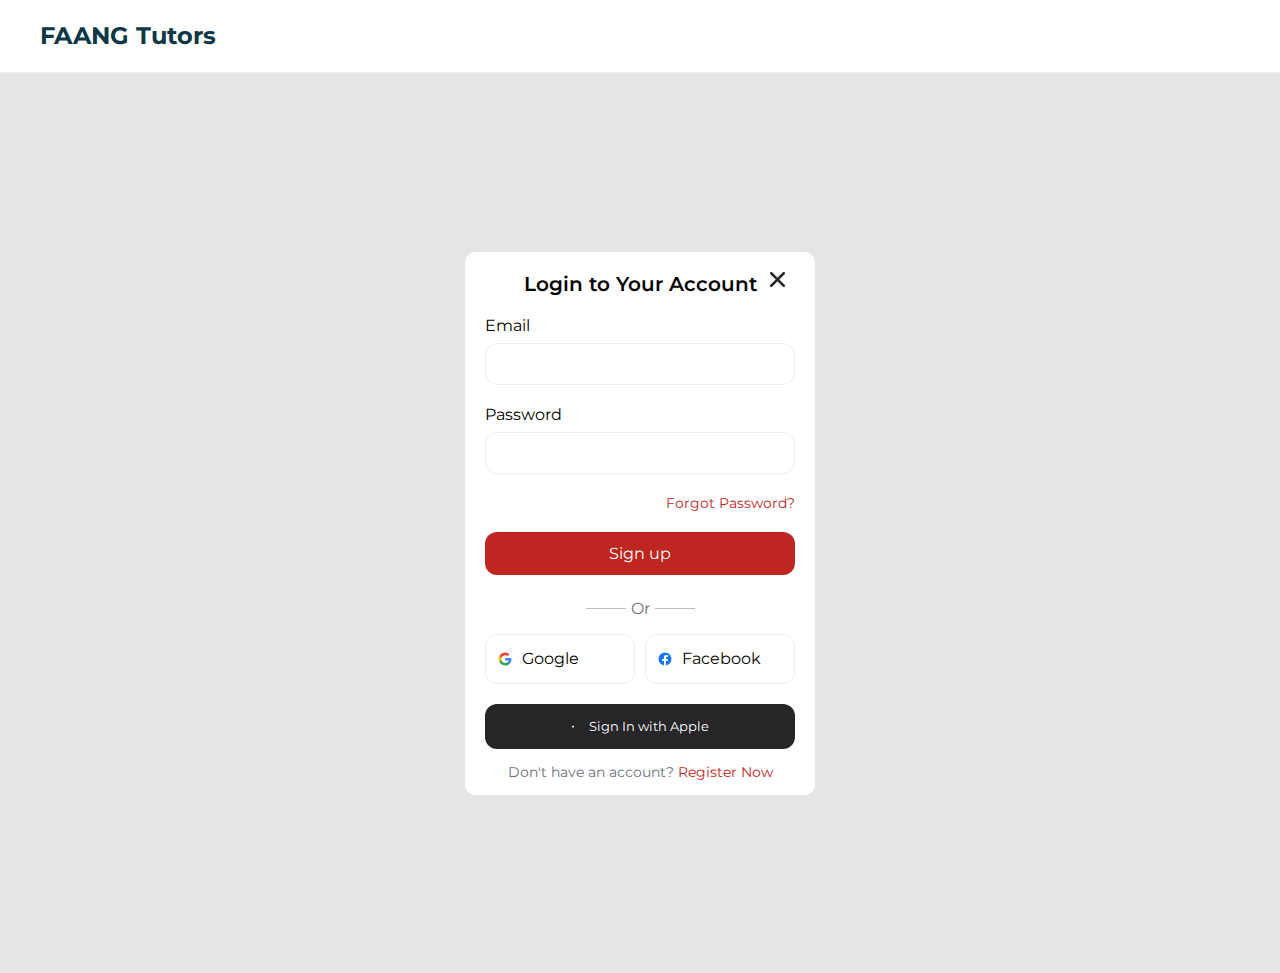
<file: index.html>
<!DOCTYPE html>
<html lang="en">
  <head>
    <meta charset="UTF-8" />
    <meta http-equiv="X-UA-Compatible" content="IE=edge" />
    <meta name="viewport" content="width=device-width, initial-scale=1.0" />
    <link rel="stylesheet" href="./styles.css" />
    <link rel="preconnect" href="https://fonts.googleapis.com" />
    <link rel="preconnect" href="https://fonts.gstatic.com" crossorigin />
    <link
      href="https://fonts.googleapis.com/css2?family=Montserrat:wght@100;400;500;600;900&display=swap"
      rel="stylesheet"
    />
    <title>FAANG</title>
  </head>
  <body>
    <div style="margin: 0" class="header-bar m-0">
      <div class="header-bar-wrapper">
        <h1>FAANG Tutors</h1>
      </div>
    </div>
    <div class="container">
      <div class="signup-modal">
        <div class="card-header">
          <p>Login to Your Account</p>
          <svg
            width="15"
            height="15"
            viewBox="0 0 15 15"
            fill="none"
            xmlns="http://www.w3.org/2000/svg"
          >
            <path
              fill-rule="evenodd"
              clip-rule="evenodd"
              d="M9.26759 7.50016L14.6337 2.13402C15.1225 1.64528 15.1225 0.855295 14.6337 0.366555C14.145 -0.122185 13.355 -0.122185 12.8663 0.366555L7.50013 5.73269L2.13399 0.366555C1.64525 -0.122185 0.855264 -0.122185 0.366524 0.366555C-0.122215 0.855295 -0.122215 1.64528 0.366524 2.13402L5.73266 7.50016L0.366524 12.8663C-0.122215 13.355 -0.122215 14.145 0.366524 14.6338C0.610269 14.8775 0.930263 15 1.25026 15C1.57025 15 1.89024 14.8775 2.13399 14.6338L7.50013 9.26762L12.8663 14.6338C13.11 14.8775 13.43 15 13.75 15C14.07 15 14.39 14.8775 14.6337 14.6338C15.1225 14.145 15.1225 13.355 14.6337 12.8663L9.26759 7.50016Z"
              fill="#262628"
            />
          </svg>
        </div>
        <form>
          <label for="email">Email</label>
          <input type="text" />
          <label for="password">Password</label>
          <input type="password" />
          <p class="forget">Forgot Password?</p>
          <a class="button-red" href="/choosesub.html">
            Sign up
          </a>
        </form>
        <div class="or-wrapper">
          <p class="line"></p>
          <p class="or">Or</p>
          <p class="line"></p>
        </div>
        <div class="socials">
          <div class="social">
            <svg
              width="24"
              height="24"
              viewBox="0 0 24 24"
              fill="none"
              xmlns="http://www.w3.org/2000/svg"
            >
              <path
                d="M22.9996 12.3547C22.9996 11.6002 22.9384 10.8416 22.8079 10.0994H12.3389V14.3734H18.334C18.0852 15.7519 17.2858 16.9713 16.1154 17.7462V20.5194H19.692C21.7924 18.5863 22.9996 15.7315 22.9996 12.3547Z"
                fill="#4285F4"
              />
              <path
                d="M12.3393 23.1988C15.3328 23.1988 17.8572 22.2159 19.6966 20.5194L16.1199 17.7461C15.1248 18.4231 13.8401 18.8065 12.3434 18.8065C9.4478 18.8065 6.99267 16.853 6.11176 14.2266H2.4209V17.0854C4.30507 20.8334 8.14275 23.1988 12.3393 23.1988Z"
                fill="#34A853"
              />
              <path
                d="M6.10768 14.2266C5.64275 12.8482 5.64275 11.3555 6.10768 9.97705V7.11816H2.4209C0.846679 10.2544 0.846679 13.9493 2.4209 17.0855L6.10768 14.2266Z"
                fill="#FBBC04"
              />
              <path
                d="M12.3393 5.39307C13.9217 5.3686 15.4511 5.96403 16.5971 7.05702L19.7659 3.88818C17.7594 2.00401 15.0962 0.968122 12.3393 1.00075C8.14275 1.00075 4.30507 3.36616 2.4209 7.11819L6.10768 9.97708C6.98451 7.34658 9.44372 5.39307 12.3393 5.39307Z"
                fill="#EA4335"
              />
            </svg>
            Google
          </div>
          <div class="social">
            <svg
              width="24"
              height="24"
              viewBox="0 0 24 24"
              fill="none"
              xmlns="http://www.w3.org/2000/svg"
            >
              <path
                d="M23 12C23 5.92486 18.0751 1 12 1C5.92486 1 1 5.92486 1 12C1 17.4903 5.02252 22.0412 10.2812 22.8664V15.1797H7.48828V12H10.2812V9.57656C10.2812 6.81969 11.9235 5.29688 14.4361 5.29688C15.6392 5.29688 16.8984 5.51172 16.8984 5.51172V8.21875H15.5114C14.145 8.21875 13.7188 9.06674 13.7188 9.9375V12H16.7695L16.2818 15.1797H13.7188V22.8664C18.9775 22.0412 23 17.4903 23 12Z"
                fill="#1877F2"
              />
              <path
                d="M16.2818 15.1797L16.7695 12H13.7188V9.9375C13.7188 9.0676 14.145 8.21875 15.5114 8.21875H16.8984V5.51172C16.8984 5.51172 15.6397 5.29688 14.4361 5.29688C11.9235 5.29688 10.2812 6.81969 10.2812 9.57656V12H7.48828V15.1797H10.2812V22.8664C11.4202 23.0445 12.5798 23.0445 13.7188 22.8664V15.1797H16.2818Z"
                fill="white"
              />
            </svg>
            Facebook
          </div>
        </div>
        <button>
          <svg
            width="17"
            height="21"
            viewBox="0 0 17 21"
            fill="none"
            xmlns="http://www.w3.org/2000/svg"
          >
            <path
              d="M16.6438 15.7282C16.3385 16.4333 15.9773 17.0824 15.5587 17.6791C14.9881 18.4926 14.5209 19.0557 14.1609 19.3684C13.6028 19.8817 13.0048 20.1445 12.3645 20.1595C11.9048 20.1595 11.3504 20.0287 10.7051 19.7633C10.0577 19.4992 9.46267 19.3684 8.91863 19.3684C8.34806 19.3684 7.73613 19.4992 7.08159 19.7633C6.42606 20.0287 5.89797 20.167 5.49421 20.1807C4.88016 20.2068 4.26811 19.9365 3.65718 19.3684C3.26725 19.0283 2.77952 18.4453 2.19525 17.6193C1.56837 16.7373 1.05298 15.7145 0.649225 14.5484C0.216813 13.289 4.57764e-05 12.0693 4.57764e-05 10.8886C4.57764e-05 9.53602 0.292307 8.36946 0.877702 7.39189C1.33777 6.60667 1.94983 5.98726 2.71586 5.53255C3.48189 5.07784 4.30959 4.84612 5.20096 4.8313C5.68868 4.8313 6.32827 4.98216 7.12308 5.27866C7.91565 5.57615 8.42455 5.72702 8.64767 5.72702C8.81448 5.72702 9.37982 5.55061 10.3382 5.19893C11.2445 4.87278 12.0094 4.73774 12.6361 4.79093C14.3341 4.92797 15.6097 5.59733 16.4581 6.80325C14.9395 7.72339 14.1883 9.01216 14.2033 10.6654C14.217 11.9532 14.6841 13.0248 15.6023 13.8757C16.0184 14.2706 16.483 14.5759 17 14.7926C16.8879 15.1178 16.7696 15.4292 16.6438 15.7282ZM12.7494 0.403763C12.7494 1.41311 12.3807 2.35554 11.6457 3.22784C10.7587 4.26484 9.68579 4.86406 8.52235 4.7695C8.50752 4.64841 8.49893 4.52097 8.49893 4.38705C8.49893 3.41807 8.92075 2.38108 9.66984 1.53319C10.0438 1.1039 10.5195 0.74694 11.0963 0.46219C11.6718 0.181688 12.2162 0.0265642 12.7282 0C12.7432 0.134934 12.7494 0.269877 12.7494 0.40375V0.403763Z"
              fill="white"
            />
          </svg>

          Sign In with Apple
        </button>
        <p class="account">
          Don't have an account?
          <span class="register"><a href="./signup.html">Register Now</a></span>
        </p>
      </div>
    </div>
  </body>
</html>
</file>
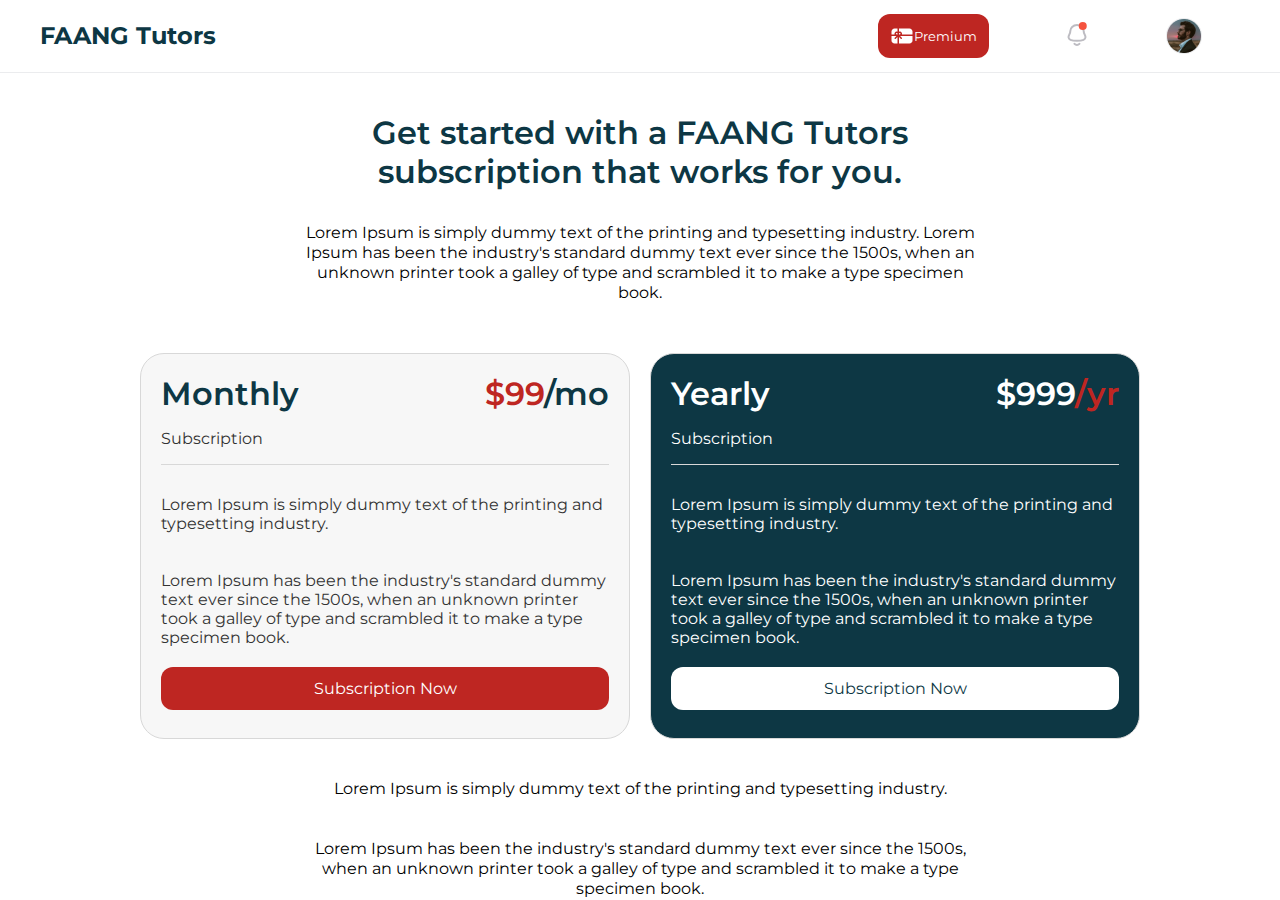
<file: choosesub.html>
<!DOCTYPE html>
<html lang="en">
  <head>
    <meta charset="UTF-8" />
    <meta http-equiv="X-UA-Compatible" content="IE=edge" />
    <meta name="viewport" content="width=device-width, initial-scale=1.0" />
    <link rel="stylesheet" href="./styles.css" />
    <link rel="preconnect" href="https://fonts.googleapis.com" />
    <link rel="preconnect" href="https://fonts.gstatic.com" crossorigin />
    <link
      href="https://fonts.googleapis.com/css2?family=Montserrat:wght@100;400;500;600;900&display=swap"
      rel="stylesheet"
    />
    <title>Choose Subscription</title>
  </head>
  <body>
    <div class="header-bar">
      <div class="header-bar-wrapper">
        <h1>FAANG Tutors</h1>
        <div class="inner-nav">
          <div class="inner-inner-nav">
            <button class="premium-button">
              <svg
                width="24"
                height="24"
                viewBox="0 0 24 24"
                fill="none"
                xmlns="http://www.w3.org/2000/svg"
              >
                <path
                  d="M4.5 4.5H7.5V7.6275C7.09934 7.48546 6.66663 7.45982 6.252 7.55356C5.83737 7.64731 5.45777 7.85659 5.15718 8.15718C4.85659 8.45777 4.64731 8.83737 4.55356 9.252C4.45982 9.66663 4.48546 10.0993 4.6275 10.5H1.5V7.5C1.5 6.70435 1.81607 5.94129 2.37868 5.37868C2.94129 4.81607 3.70435 4.5 4.5 4.5Z"
                  fill="white"
                />
                <path
                  d="M9 13.0605L10.719 14.781C10.8598 14.9218 11.0508 15.0009 11.25 15.0009C11.4492 15.0009 11.6402 14.9218 11.781 14.781C11.9218 14.6402 12.0009 14.4492 12.0009 14.25C12.0009 14.0508 11.9218 13.8598 11.781 13.719L10.0605 12H22.5V16.5C22.5 17.2956 22.1839 18.0587 21.6213 18.6213C21.0587 19.1839 20.2956 19.5 19.5 19.5H9V13.0605Z"
                  fill="white"
                />
                <path
                  d="M6.4395 12L4.719 13.719C4.57817 13.8598 4.49905 14.0508 4.49905 14.25C4.49905 14.4492 4.57817 14.6402 4.719 14.781C4.85983 14.9218 5.05084 15.0009 5.25 15.0009C5.44916 15.0009 5.64017 14.9218 5.781 14.781L7.5 13.0605V19.5H4.5C3.70435 19.5 2.94129 19.1839 2.37868 18.6213C1.81607 18.0587 1.5 17.2956 1.5 16.5V12H6.4395Z"
                  fill="white"
                />
                <path
                  d="M11.8725 10.5C12.0145 10.0993 12.0402 9.66663 11.9464 9.252C11.8527 8.83737 11.6434 8.45777 11.3428 8.15718C11.0422 7.85659 10.6626 7.64731 10.248 7.55356C9.83337 7.45982 9.40066 7.48546 9 7.6275V4.5H19.5C20.2956 4.5 21.0587 4.81607 21.6213 5.37868C22.1839 5.94129 22.5 6.70435 22.5 7.5V10.5H11.8725Z"
                  fill="white"
                />
                <path
                  d="M9 9.75V10.5H9.75C9.89834 10.5 10.0433 10.456 10.1667 10.3736C10.29 10.2912 10.3861 10.1741 10.4429 10.037C10.4997 9.89997 10.5145 9.74917 10.4856 9.60368C10.4566 9.4582 10.3852 9.32456 10.2803 9.21967C10.1754 9.11478 10.0418 9.04335 9.89632 9.01441C9.75083 8.98547 9.60003 9.00032 9.46299 9.05709C9.32594 9.11386 9.20881 9.20999 9.1264 9.33332C9.04399 9.45666 9 9.60166 9 9.75Z"
                  fill="white"
                />
                <path
                  d="M7.5 9.75V10.5H6.75C6.60166 10.5 6.45666 10.456 6.33332 10.3736C6.20999 10.2912 6.11386 10.1741 6.05709 10.037C6.00032 9.89997 5.98547 9.74917 6.01441 9.60368C6.04335 9.4582 6.11478 9.32456 6.21967 9.21967C6.32456 9.11478 6.4582 9.04335 6.60368 9.01441C6.74917 8.98547 6.89997 9.00032 7.03701 9.05709C7.17406 9.11386 7.29119 9.20999 7.3736 9.33332C7.45601 9.45666 7.5 9.60166 7.5 9.75Z"
                  fill="white"
                />
              </svg>
              Premium
            </button>
            <div class="noti-icon">
              <svg
                width="24"
                height="24"
                viewBox="0 0 24 24"
                fill="none"
                xmlns="http://www.w3.org/2000/svg"
              >
                <path
                  fill-rule="evenodd"
                  clip-rule="evenodd"
                  d="M12 18.8476C17.6392 18.8476 20.2481 18.1242 20.5 15.2205C20.5 12.3188 18.6812 12.5054 18.6812 8.94511C18.6812 6.16414 16.0452 3 12 3C7.95477 3 5.31885 6.16414 5.31885 8.94511C5.31885 12.5054 3.5 12.3188 3.5 15.2205C3.75295 18.1352 6.36177 18.8476 12 18.8476Z"
                  stroke="#BDBCC2"
                  stroke-width="2"
                  stroke-linecap="round"
                  stroke-linejoin="round"
                />
                <ellipse cx="17.75" cy="4" rx="4" ry="4" fill="#F5533E" />
                <path
                  d="M14.3889 21.8572C13.0247 23.372 10.8967 23.3899 9.51953 21.8572"
                  stroke="#BDBCC2"
                  stroke-width="2"
                  stroke-linecap="round"
                  stroke-linejoin="round"
                />
              </svg>
            </div>
            <img src="./nav-profile.png" alt="nav profile" />
          </div>
        </div>
      </div>
    </div>
    <div class="main-wrapper">
      <div class="head-wrapper">
        <p class="head-text">
          Get started with a FAANG Tutors subscription that works for you.
        </p>
        <p>
          Lorem Ipsum is simply dummy text of the printing and typesetting
          industry. Lorem Ipsum has been the industry's standard dummy text ever
          since the 1500s, when an unknown printer took a galley of type and
          scrambled it to make a type specimen book.
        </p>
      </div>
      <div class="cards">
        <div class="card">
          <div class="card-head-wrapper">
            <div class="card-head">
              <p class="head-text">Monthly</p>
              <p class="head-text mo">$99<span class="head-text">/mo</span></p>
            </div>
            <p>Subscription</p>
          </div>
          <div class="card-body">
            Lorem Ipsum is simply dummy text of the printing and typesetting
            industry.<br /><br /><br />
            Lorem Ipsum has been the industry's standard dummy text ever since
            the 1500s, when an unknown printer took a galley of type and
            scrambled it to make a type specimen book.
          </div>
          <a class="button-red" href="/subscription.html"> Subscription Now </a>
        </div>
        <div class="card darkblue darkblue-color">
          <div class="card-head-wrapper">
            <div class="card-head">
              <p class="head-text darkblue-color">Yearly</p>
              <p class="head-text darkblue-color">
                $999<span class="mo">/yr</span>
              </p>
            </div>
            <p>Subscription</p>
          </div>
          <div class="card-body">
            Lorem Ipsum is simply dummy text of the printing and typesetting
            industry.<br /><br /><br />
            Lorem Ipsum has been the industry's standard dummy text ever since
            the 1500s, when an unknown printer took a galley of type and
            scrambled it to make a type specimen book.
          </div>
          <a class="button-darkblue" href="/subscription.html"> Subscription Now </a>
        </div>
      </div>
      <div class="head-wrapper">
        Lorem Ipsum is simply dummy text of the printing and typesetting
        industry.<br /><br /><br />
        Lorem Ipsum has been the industry's standard dummy text ever since the
        1500s, when an unknown printer took a galley of type and scrambled it to
        make a type specimen book.
      </div>
    </div>
  </body>
</html>
</file>
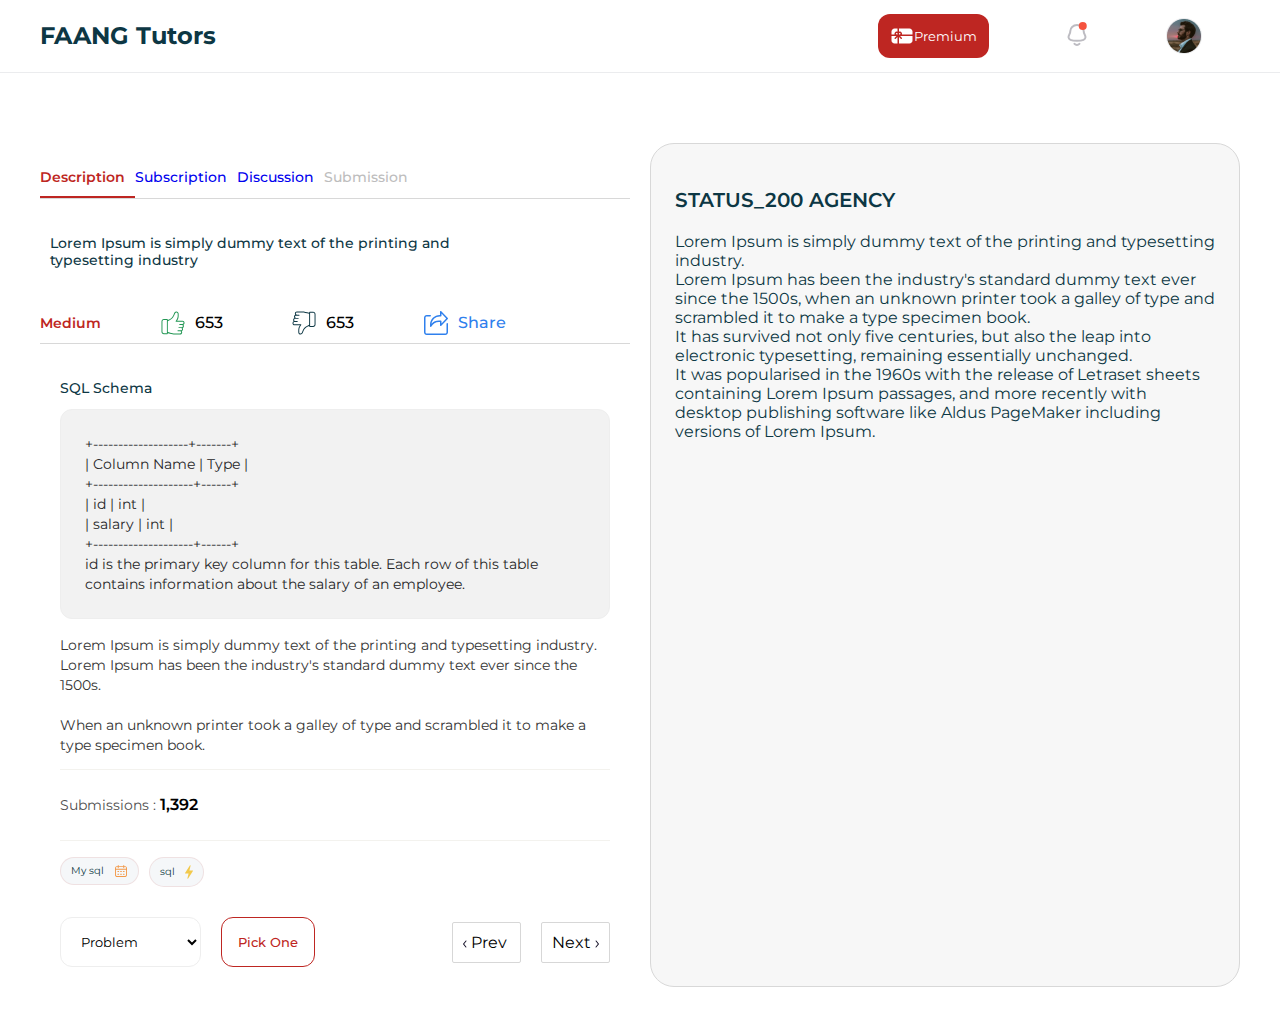
<file: description.html>
<!DOCTYPE html>
<html lang="en">
  <head>
    <meta charset="UTF-8" />
    <meta http-equiv="X-UA-Compatible" content="IE=edge" />
    <meta name="viewport" content="width=device-width, initial-scale=1.0" />
    <link rel="stylesheet" href="./styles.css" />
    <link rel="preconnect" href="https://fonts.googleapis.com" />
    <link rel="preconnect" href="https://fonts.gstatic.com" crossorigin />
    <link
      href="https://fonts.googleapis.com/css2?family=Montserrat:wght@100;400;500;600;900&display=swap"
      rel="stylesheet"
    />
    <title>Description</title>
  </head>
  <body>
    <div class="header-bar">
      <div class="header-bar-wrapper">
        <h1>FAANG Tutors</h1>
        <div class="inner-nav">
          <div class="inner-inner-nav">
            <button class="premium-button">
              <svg
                width="24"
                height="24"
                viewBox="0 0 24 24"
                fill="none"
                xmlns="http://www.w3.org/2000/svg"
              >
                <path
                  d="M4.5 4.5H7.5V7.6275C7.09934 7.48546 6.66663 7.45982 6.252 7.55356C5.83737 7.64731 5.45777 7.85659 5.15718 8.15718C4.85659 8.45777 4.64731 8.83737 4.55356 9.252C4.45982 9.66663 4.48546 10.0993 4.6275 10.5H1.5V7.5C1.5 6.70435 1.81607 5.94129 2.37868 5.37868C2.94129 4.81607 3.70435 4.5 4.5 4.5Z"
                  fill="white"
                />
                <path
                  d="M9 13.0605L10.719 14.781C10.8598 14.9218 11.0508 15.0009 11.25 15.0009C11.4492 15.0009 11.6402 14.9218 11.781 14.781C11.9218 14.6402 12.0009 14.4492 12.0009 14.25C12.0009 14.0508 11.9218 13.8598 11.781 13.719L10.0605 12H22.5V16.5C22.5 17.2956 22.1839 18.0587 21.6213 18.6213C21.0587 19.1839 20.2956 19.5 19.5 19.5H9V13.0605Z"
                  fill="white"
                />
                <path
                  d="M6.4395 12L4.719 13.719C4.57817 13.8598 4.49905 14.0508 4.49905 14.25C4.49905 14.4492 4.57817 14.6402 4.719 14.781C4.85983 14.9218 5.05084 15.0009 5.25 15.0009C5.44916 15.0009 5.64017 14.9218 5.781 14.781L7.5 13.0605V19.5H4.5C3.70435 19.5 2.94129 19.1839 2.37868 18.6213C1.81607 18.0587 1.5 17.2956 1.5 16.5V12H6.4395Z"
                  fill="white"
                />
                <path
                  d="M11.8725 10.5C12.0145 10.0993 12.0402 9.66663 11.9464 9.252C11.8527 8.83737 11.6434 8.45777 11.3428 8.15718C11.0422 7.85659 10.6626 7.64731 10.248 7.55356C9.83337 7.45982 9.40066 7.48546 9 7.6275V4.5H19.5C20.2956 4.5 21.0587 4.81607 21.6213 5.37868C22.1839 5.94129 22.5 6.70435 22.5 7.5V10.5H11.8725Z"
                  fill="white"
                />
                <path
                  d="M9 9.75V10.5H9.75C9.89834 10.5 10.0433 10.456 10.1667 10.3736C10.29 10.2912 10.3861 10.1741 10.4429 10.037C10.4997 9.89997 10.5145 9.74917 10.4856 9.60368C10.4566 9.4582 10.3852 9.32456 10.2803 9.21967C10.1754 9.11478 10.0418 9.04335 9.89632 9.01441C9.75083 8.98547 9.60003 9.00032 9.46299 9.05709C9.32594 9.11386 9.20881 9.20999 9.1264 9.33332C9.04399 9.45666 9 9.60166 9 9.75Z"
                  fill="white"
                />
                <path
                  d="M7.5 9.75V10.5H6.75C6.60166 10.5 6.45666 10.456 6.33332 10.3736C6.20999 10.2912 6.11386 10.1741 6.05709 10.037C6.00032 9.89997 5.98547 9.74917 6.01441 9.60368C6.04335 9.4582 6.11478 9.32456 6.21967 9.21967C6.32456 9.11478 6.4582 9.04335 6.60368 9.01441C6.74917 8.98547 6.89997 9.00032 7.03701 9.05709C7.17406 9.11386 7.29119 9.20999 7.3736 9.33332C7.45601 9.45666 7.5 9.60166 7.5 9.75Z"
                  fill="white"
                />
              </svg>
              Premium
            </button>
            <div class="noti-icon">
              <svg
                width="24"
                height="24"
                viewBox="0 0 24 24"
                fill="none"
                xmlns="http://www.w3.org/2000/svg"
              >
                <path
                  fill-rule="evenodd"
                  clip-rule="evenodd"
                  d="M12 18.8476C17.6392 18.8476 20.2481 18.1242 20.5 15.2205C20.5 12.3188 18.6812 12.5054 18.6812 8.94511C18.6812 6.16414 16.0452 3 12 3C7.95477 3 5.31885 6.16414 5.31885 8.94511C5.31885 12.5054 3.5 12.3188 3.5 15.2205C3.75295 18.1352 6.36177 18.8476 12 18.8476Z"
                  stroke="#BDBCC2"
                  stroke-width="2"
                  stroke-linecap="round"
                  stroke-linejoin="round"
                />
                <ellipse cx="17.75" cy="4" rx="4" ry="4" fill="#F5533E" />
                <path
                  d="M14.3889 21.8572C13.0247 23.372 10.8967 23.3899 9.51953 21.8572"
                  stroke="#BDBCC2"
                  stroke-width="2"
                  stroke-linecap="round"
                  stroke-linejoin="round"
                />
              </svg>
            </div>
            <img
              onclick="handleClick()"
              class="nav-profile"
              src="./nav-profile.png"
              alt="nav profile"
            />
          </div>
          <div class="helper">
            <p>
              <a style="color: #262628" href="./problems.html"
                >Your Performance</a
              >
            </p>
            <p>
              <a style="color: #262628" href="./profile.html"
                >Account Setting</a
              >
            </p>
            <p class="logout" style="border-bottom: none">
              Logout
              <svg
                width="24"
                height="24"
                viewBox="0 0 24 24"
                fill="none"
                xmlns="http://www.w3.org/2000/svg"
              >
                <g clip-path="url(#clip0_29_3014)">
                  <path
                    d="M11.9602 21.9668H2.99002C2.43984 21.9668 1.99336 21.5202 1.99336 20.9701V3.02987C1.99336 2.4797 2.43989 2.03322 2.99002 2.03322H11.9602C12.5113 2.03322 12.9568 1.58772 12.9568 1.03656C12.9568 0.485404 12.5113 0.0398102 11.9602 0.0398102H2.99002C1.34152 0.0398102 0 1.38137 0 3.02987V20.9701C0 22.6186 1.34152 23.9601 2.99002 23.9601H11.9602C12.5113 23.9601 12.9568 23.5146 12.9568 22.9634C12.9568 22.4123 12.5113 21.9668 11.9602 21.9668Z"
                    fill="#BE2622"
                  />
                  <path
                    d="M23.7032 11.2905L17.6434 5.31041C17.2527 4.92369 16.6208 4.9287 16.2341 5.32039C15.8474 5.71208 15.8513 6.34297 16.2441 6.72969L20.5746 11.0034H8.97029C8.41913 11.0034 7.97363 11.4489 7.97363 12.0001C7.97363 12.5512 8.41913 12.9968 8.97029 12.9968H20.5746L16.2441 17.2705C15.8514 17.6572 15.8484 18.2881 16.2341 18.6798C16.4294 18.8772 16.6866 18.9768 16.9437 18.9768C17.1969 18.9768 17.45 18.8811 17.6434 18.6897L23.7032 12.7097C23.8926 12.5223 24.0002 12.2671 24.0002 12C24.0002 11.733 23.8936 11.4789 23.7032 11.2905Z"
                    fill="#BE2622"
                  />
                </g>
                <defs>
                  <clipPath id="clip0_29_3014">
                    <rect width="24" height="24" fill="white" />
                  </clipPath>
                </defs>
              </svg>
            </p>
          </div>
        </div>
      </div>
    </div>
    <div class="solution-wrapper">
      <div class="solutions">
        <div class="menu">
          <div class="top-menu">
            <ul class="menu-ul">
              <li class="nav active deep-mo">
                <a style="color: #BE2622;" href="./description.html">Description</a>
              </li>
              <li class="nav">
                <a href="./solution.html">Subscription</a>
              </li>
              <li class="nav">
                <a href="./discussion.html">Discussion</a>
              </li>
              <li class="nav">Submission</li>
            </ul>
            <ol class="odered-list-top">
              <li>
                Lorem Ipsum is simply dummy text of the printing and typesetting
                industry
              </li>
            </ol>
            <div class="reaction">
              <div class="reaction-item">
                <span class="deep-mo">Medium</span>
              </div>
              <div class="reaction-item">
                <svg
                  width="24"
                  height="24"
                  viewBox="0 0 24 24"
                  fill="none"
                  xmlns="http://www.w3.org/2000/svg"
                >
                  <path
                    d="M21.504 9.79199H16.08C18.192 6.86399 17.568 3.93599 17.664 2.87999V2.83199C17.664 1.536 16.656 0.479996 15.36 0.479996C13.776 0.479996 13.248 1.82399 12.72 3.21599C12.096 4.84799 11.28 6.91199 8.59198 8.20799L6.86398 9.11999V9.02399C6.86398 8.49599 6.43198 8.06399 5.90398 8.06399H2.87998C1.53598 8.06399 0.47998 9.11999 0.47998 10.464V20.784C0.47998 22.128 1.53598 23.184 2.87998 23.184H5.90398C6.43198 23.184 6.86398 22.752 6.86398 22.224V22.176C7.67998 22.368 8.35198 22.56 8.97598 22.704C10.8 23.184 12.144 23.568 14.064 23.568H19.152C20.256 23.568 21.168 22.656 21.168 21.504C21.168 21.024 21.024 20.592 20.736 20.256C21.504 19.968 22.032 19.2 22.032 18.336C22.032 17.856 21.888 17.424 21.6 17.088C22.368 16.8 22.896 16.032 22.896 15.168C22.896 14.64 22.704 14.208 22.416 13.824C23.088 13.488 23.568 12.768 23.568 11.952C23.52 10.704 22.608 9.79199 21.504 9.79199ZM2.87998 22.176C2.06398 22.176 1.43998 21.552 1.43998 20.736V10.416C1.43998 9.59999 2.06398 8.97599 2.87998 8.97599H5.90398V9.83999V21.504V22.128H2.87998V22.176ZM21.504 12.96C21.456 12.96 18.624 12.96 18.672 12.96C18.384 12.96 18.192 13.152 18.192 13.44C18.192 13.728 18.384 13.92 18.672 13.92H20.832C21.408 13.92 21.888 14.4 21.888 15.024C21.888 15.648 21.408 16.128 20.832 16.128C20.496 16.128 17.712 16.128 17.808 16.128C17.52 16.128 17.328 16.32 17.328 16.608C17.328 16.896 17.52 17.088 17.808 17.088C17.952 17.088 20.016 17.088 19.968 17.088C20.544 17.088 21.024 17.568 21.024 18.192C21.024 18.816 20.544 19.296 19.968 19.296C19.632 19.296 16.848 19.296 16.944 19.296C16.656 19.296 16.464 19.488 16.464 19.776C16.464 20.592 17.664 20.16 19.104 20.256C19.68 20.256 20.16 20.736 20.16 21.36C20.16 21.984 19.68 22.56 19.104 22.56H14.016C12.192 22.56 10.992 22.224 9.16798 21.744C8.49598 21.552 7.72798 21.36 6.81598 21.12V10.176L9.02398 9.11999C12.048 7.63199 12.96 5.27999 13.632 3.59999C14.208 2.15999 14.496 1.488 15.36 1.488C16.08 1.488 16.656 2.11199 16.704 2.83199C16.608 4.03199 17.184 6.62399 15.264 9.26399L14.736 9.98399C14.496 10.272 14.736 10.752 15.12 10.752H21.504C22.08 10.752 22.56 11.232 22.56 11.856C22.56 12.48 22.08 12.96 21.504 12.96Z"
                    fill="#219653"
                  />
                </svg>
                <span class="deep-black">653</span>
              </div>
              <div class="reaction-item">
                <svg
                  width="24"
                  height="24"
                  viewBox="0 0 24 24"
                  fill="none"
                  xmlns="http://www.w3.org/2000/svg"
                >
                  <path
                    d="M21.12 0.863995H18.096C17.568 0.863995 17.136 1.296 17.136 1.82399C14.304 1.2 12.672 0.479996 9.98397 0.479996H4.89598C3.79198 0.479996 2.87998 1.392 2.87998 2.54399C2.87998 3.02399 3.02398 3.45599 3.31198 3.79199C2.54398 4.07999 2.01598 4.84799 2.01598 5.71199C2.01598 6.19199 2.15998 6.62399 2.44798 6.95999C1.67998 7.24799 1.15198 8.01599 1.15198 8.87999C1.15198 9.35999 1.34398 9.83999 1.63198 10.224C0.91198 10.656 0.47998 11.376 0.47998 12.144C0.47998 13.296 1.39198 14.208 2.49598 14.208H7.91998C6.86398 15.648 6.28798 17.424 6.28798 19.2V21.168C6.28798 22.464 7.29598 23.52 8.59198 23.52C9.50397 23.52 10.32 22.944 10.704 22.08L11.616 19.776C12.336 18 13.68 16.56 15.36 15.744L17.136 14.88V14.976C17.136 15.504 17.568 15.936 18.096 15.936H21.12C22.464 15.936 23.52 14.88 23.52 13.536V3.26399C23.52 1.96799 22.464 0.863995 21.12 0.863995ZM14.928 14.928C13.008 15.84 11.52 17.472 10.704 19.44L9.79197 21.744C9.59997 22.224 9.11998 22.56 8.59198 22.56C7.87198 22.56 7.24798 21.936 7.24798 21.168V19.2C7.24798 17.616 7.77598 16.032 8.68797 14.736L9.21597 14.016C9.45598 13.68 9.21597 13.248 8.83197 13.248H2.49598C1.91998 13.248 1.43998 12.768 1.43998 12.144C1.43998 11.52 1.91998 11.04 2.49598 11.04C2.54398 11.04 5.37598 11.04 5.32798 11.04C5.61598 11.04 5.80798 10.848 5.80798 10.56C5.80798 10.272 5.61598 10.08 5.32798 10.08H3.21598C2.63998 10.08 2.15998 9.59999 2.15998 8.97599C2.15998 8.35199 2.63998 7.87199 3.21598 7.87199H4.07998C4.27198 7.87199 6.33598 7.87199 6.23998 7.87199C6.52798 7.87199 6.71998 7.67999 6.71998 7.39199C6.71998 7.10399 6.52798 6.91199 6.23998 6.91199C6.14398 6.91199 4.03198 6.91199 4.07998 6.91199C3.50398 6.91199 3.02398 6.43199 3.02398 5.80799C3.02398 5.18399 3.50398 4.70399 4.07998 4.70399H4.94398C5.27998 4.70399 7.15198 4.70399 7.10398 4.70399C7.39198 4.70399 7.58398 4.51199 7.58398 4.22399C7.58398 3.93599 7.39198 3.74399 7.10398 3.74399C6.95998 3.74399 4.89598 3.74399 4.94398 3.74399C4.31998 3.69599 3.83998 3.16799 3.83998 2.54399C3.83998 1.91999 4.31998 1.44 4.89598 1.44H9.98397C12.528 1.44 13.92 2.11199 17.136 2.83199V13.824L14.928 14.928ZM22.56 13.584C22.56 14.4 21.936 15.024 21.12 15.024H18.096V14.16V2.49599V1.82399H21.12C21.936 1.82399 22.56 2.44799 22.56 3.26399V13.584Z"
                    fill="#0D3744"
                  />
                </svg>

                <span class="deep-black">653</span>
              </div>
              <div class="reaction-item">
                <svg
                  width="24"
                  height="24"
                  viewBox="0 0 24 24"
                  fill="none"
                  xmlns="http://www.w3.org/2000/svg"
                >
                  <g clip-path="url(#clip0_8_4250)">
                    <path
                      d="M21.2502 23.9999H2.75034C1.23333 23.9999 0.000488281 22.7669 0.000488281 21.2501V6.75011C0.000488281 5.2331 1.23333 4.00026 2.75034 4.00026H6.25037C6.66437 4.00026 7.00037 4.33625 7.00037 4.75025C7.00037 5.16425 6.66437 5.50024 6.25037 5.50024H2.75034C2.06132 5.50024 1.50048 6.06109 1.50048 6.75011V21.2501C1.50048 21.9389 2.06132 22.5 2.75034 22.5H21.2502C21.9393 22.5 22.5003 21.9389 22.5003 21.2501V12.7501C22.5003 12.3361 22.8363 12.0001 23.2503 12.0001C23.6643 12.0001 24.0003 12.3361 24.0003 12.7501V21.2501C24.0003 22.7669 22.7673 23.9999 21.2502 23.9999Z"
                      fill="#2F80ED"
                    />
                    <path
                      d="M6.74889 15.9871C6.69396 15.9871 6.63885 15.9811 6.58392 15.967C6.24499 15.8881 6 15.598 6 15.2502V13.7502C6 8.37425 10.374 4.00027 15.7499 4.00027H15.9998V0.750177C15.9998 0.444211 16.1859 0.169189 16.4699 0.0541999C16.7528 -0.0596905 17.0778 0.00915639 17.2898 0.230162L23.7898 6.98009C24.0698 7.27013 24.0698 7.73009 23.7898 8.02012L17.2898 14.7701C17.0778 14.9911 16.7507 15.0592 16.4699 14.946C16.1859 14.831 15.9998 14.556 15.9998 14.25V11.0001H14.8119C11.666 11.0001 8.83884 12.748 7.43297 15.5611C7.30388 15.8211 7.03289 15.9871 6.74889 15.9871ZM15.7499 5.50025C11.5499 5.50025 8.072 8.65513 7.56297 12.72C9.38082 10.6922 11.9879 9.50015 14.8119 9.50015H16.7498C17.1638 9.50015 17.4998 9.83614 17.4998 10.2501V12.3901L22.2087 7.50011L17.4998 2.61014V4.75026C17.4998 5.16426 17.1638 5.50025 16.7498 5.50025H15.7499Z"
                      fill="#2F80ED"
                    />
                  </g>
                  <defs>
                    <clipPath id="clip0_8_4250">
                      <rect width="24" height="24" fill="white" />
                    </clipPath>
                  </defs>
                </svg>

                <span class="deep-blue">Share</span>
              </div>
            </div>
          </div>
        </div>
        <div class="main-solution">
          <ul>
            <li class="solution-title">
              SQL Schema
              <div class="code-view">
                +-------------------+-------+<br />
                | Column Name | Type |<br />
                +--------------------+------+<br />
                | id | int |<br />
                | salary | int |<br />
                +--------------------+------+<br />
                id is the primary key column for this table. Each row of this
                table contains information about the salary of an employee.
              </div>
            </li>
          </ul>
          <p class="exp">
            Lorem Ipsum is simply dummy text of the printing and typesetting
            industry. Lorem Ipsum has been the industry's standard dummy text
            ever since the 1500s. <br />
            <br />
            When an unknown printer took a galley of type and scrambled it to
            make a type specimen book.
          </p>
          <div class="comment-section">
            <p class="comment-header">
              Submissions : <span class="black">1,392</span>
            </p>
          </div>
          <div class="selectors">
            <div class="selector-item">
              <span>My sql</span>
              <svg
                width="14"
                height="12"
                viewBox="0 0 14 12"
                fill="none"
                xmlns="http://www.w3.org/2000/svg"
              >
                <path
                  d="M10.6851 0.921868H10.2373V0.46875C10.2373 0.20986 10.0274 0 9.76852 0C9.50963 0 9.29977 0.20986 9.29977 0.46875V0.921868H4.70069V0.46875C4.70069 0.20986 4.49083 0 4.23194 0C3.97305 0 3.76319 0.20986 3.76319 0.46875V0.921868H3.31541C2.03734 0.921868 0.997559 1.96165 0.997559 3.2397V9.68216C0.997559 10.9602 2.03734 12 3.31541 12H10.6851C11.9631 12 13.0029 10.9602 13.0029 9.68216V3.2397C13.0029 1.96165 11.9631 0.921868 10.6851 0.921868ZM3.31541 1.85937H3.76319V2.77343C3.76319 3.03232 3.97305 3.24218 4.23194 3.24218C4.49083 3.24218 4.70069 3.03232 4.70069 2.77343V1.85937H9.29979V2.77343C9.29979 3.03232 9.50965 3.24218 9.76854 3.24218C10.0274 3.24218 10.2373 3.03232 10.2373 2.77343V1.85937H10.6851C11.4462 1.85937 12.0654 2.47859 12.0654 3.2397V3.6875H1.93506V3.2397C1.93506 2.47859 2.55428 1.85937 3.31541 1.85937ZM10.6851 11.0625H3.31541C2.55428 11.0625 1.93506 10.4433 1.93506 9.68216V4.625H12.0654V9.68216C12.0654 10.4433 11.4462 11.0625 10.6851 11.0625ZM5.16163 6.46876C5.16163 6.72765 4.95178 6.93751 4.69288 6.93751H3.77102C3.51212 6.93751 3.30226 6.72765 3.30226 6.46876C3.30226 6.20986 3.51212 6.00001 3.77102 6.00001H4.69288C4.95175 6.00001 5.16163 6.20986 5.16163 6.46876ZM10.6982 6.46876C10.6982 6.72765 10.4884 6.93751 10.2295 6.93751H9.30762C9.04873 6.93751 8.83887 6.72765 8.83887 6.46876C8.83887 6.20986 9.04873 6.00001 9.30762 6.00001H10.2295C10.4884 6.00001 10.6982 6.20986 10.6982 6.46876ZM7.92726 6.46876C7.92726 6.72765 7.7174 6.93751 7.45851 6.93751H6.53664C6.27775 6.93751 6.06789 6.72765 6.06789 6.46876C6.06789 6.20986 6.27775 6.00001 6.53664 6.00001H7.45851C7.71738 6.00001 7.92726 6.20986 7.92726 6.46876ZM5.16163 9.23438C5.16163 9.49327 4.95178 9.70313 4.69288 9.70313H3.77102C3.51212 9.70313 3.30226 9.49327 3.30226 9.23438C3.30226 8.97549 3.51212 8.76563 3.77102 8.76563H4.69288C4.95175 8.76563 5.16163 8.97549 5.16163 9.23438ZM10.6982 9.23438C10.6982 9.49327 10.4884 9.70313 10.2295 9.70313H9.30762C9.04873 9.70313 8.83887 9.49327 8.83887 9.23438C8.83887 8.97549 9.04873 8.76563 9.30762 8.76563H10.2295C10.4884 8.76563 10.6982 8.97549 10.6982 9.23438ZM7.92726 9.23438C7.92726 9.49327 7.7174 9.70313 7.45851 9.70313H6.53664C6.27775 9.70313 6.06789 9.49327 6.06789 9.23438C6.06789 8.97549 6.27775 8.76563 6.53664 8.76563H7.45851C7.71738 8.76563 7.92726 8.97549 7.92726 9.23438Z"
                  fill="#F2994A"
                />
              </svg>
            </div>
            <div class="selector-item">
              <span>sql</span>
              <svg
                width="8"
                height="14"
                viewBox="0 0 8 14"
                fill="none"
                xmlns="http://www.w3.org/2000/svg"
              >
                <path
                  d="M2.6422 13.635C2.82281 13.7104 3.03281 13.6475 3.1383 13.4847L7.93825 6.0368C8.01598 5.91625 8.02067 5.76404 7.95035 5.63969C7.88004 5.51495 7.74566 5.4375 7.59996 5.4375H4.39647L5.58787 0.820077C5.63593 0.633541 5.53865 0.440884 5.3578 0.364973C5.17812 0.289452 4.96679 0.352759 4.8617 0.515259L0.0617513 7.96318C-0.0159811 8.08373 -0.0206745 8.23594 0.0496447 8.36029C0.119964 8.48503 0.254336 8.56248 0.400041 8.56248H3.60352L2.41212 13.1799C2.36407 13.3665 2.46132 13.5591 2.6422 13.635Z"
                  fill="#F2C94C"
                />
              </svg>
            </div>
          </div>
          <div class="drops">
            <div class="drops-right">
              <select>
                <option value="">Problem</option>
                <option value="">Problem</option>
                <option value="">Problem</option>
              </select>
              <button class="pick">Pick One</button>
            </div>
            <div class="drops-left">
              <div class="tog-page">
                <svg
                  width="4"
                  height="8"
                  viewBox="0 0 4 8"
                  fill="none"
                  xmlns="http://www.w3.org/2000/svg"
                >
                  <path
                    fill-rule="evenodd"
                    clip-rule="evenodd"
                    d="M2.91433 7.49999C2.76833 7.49999 2.62333 7.43649 2.52433 7.31349L0.11033 4.31349C-0.03867 4.12799 -0.03667 3.86299 0.11583 3.67999L2.61583 0.679992C2.79233 0.467992 3.10783 0.439492 3.32033 0.615992C3.53233 0.792492 3.56083 1.10799 3.38383 1.31999L1.14633 4.00549L3.30383 6.68649C3.47683 6.90149 3.44283 7.21649 3.22733 7.38949C3.13533 7.46399 3.02433 7.49999 2.91433 7.49999Z"
                    fill="#130F26"
                  />
                </svg>

                Prev
              </div>
              <div class="tog-page">
                Next

                <svg
                  width="4"
                  height="8"
                  viewBox="0 0 4 8"
                  fill="none"
                  xmlns="http://www.w3.org/2000/svg"
                >
                  <path
                    fill-rule="evenodd"
                    clip-rule="evenodd"
                    d="M0.999748 7.49998C0.886748 7.49998 0.773248 7.46198 0.679748 7.38398C0.467748 7.20748 0.439248 6.89197 0.615748 6.67998L2.85375 3.99448L0.696248 1.31348C0.523248 1.09848 0.557248 0.783475 0.772248 0.610475C0.987748 0.437476 1.30225 0.471475 1.47575 0.686475L3.88975 3.68648C4.03875 3.87198 4.03675 4.13698 3.88425 4.31998L1.38425 7.31997C1.28525 7.43848 1.14325 7.49998 0.999748 7.49998Z"
                    fill="#130F26"
                  />
                </svg>
              </div>
            </div>
          </div>
        </div>
      </div>
      <div class="agency">
        <p class="agency-title">STATUS_200 AGENCY</p>
        Lorem Ipsum is simply dummy text of the printing and typesetting
        industry.<br />
        Lorem Ipsum has been the industry's standard dummy text ever since the
        1500s, when an unknown printer took a galley of type and scrambled it to
        make a type specimen book.<br />
        It has survived not only five centuries, but also the leap into
        electronic typesetting, remaining essentially unchanged.<br />
        It was popularised in the 1960s with the release of Letraset sheets
        containing Lorem Ipsum passages, and more recently with desktop
        publishing software like Aldus PageMaker including versions of Lorem
        Ipsum.
      </div>
    </div>
    <script>
      var helper = document.querySelector(".helper");
      var image = document.querySelector(".nav-profile");
      function handleClick() {
        if (helper.style.display === "none") {
          helper.style.display = "block";
        } else {
          helper.style.display = "none";
        }
      }
    </script>
  </body>
</html>
</file>
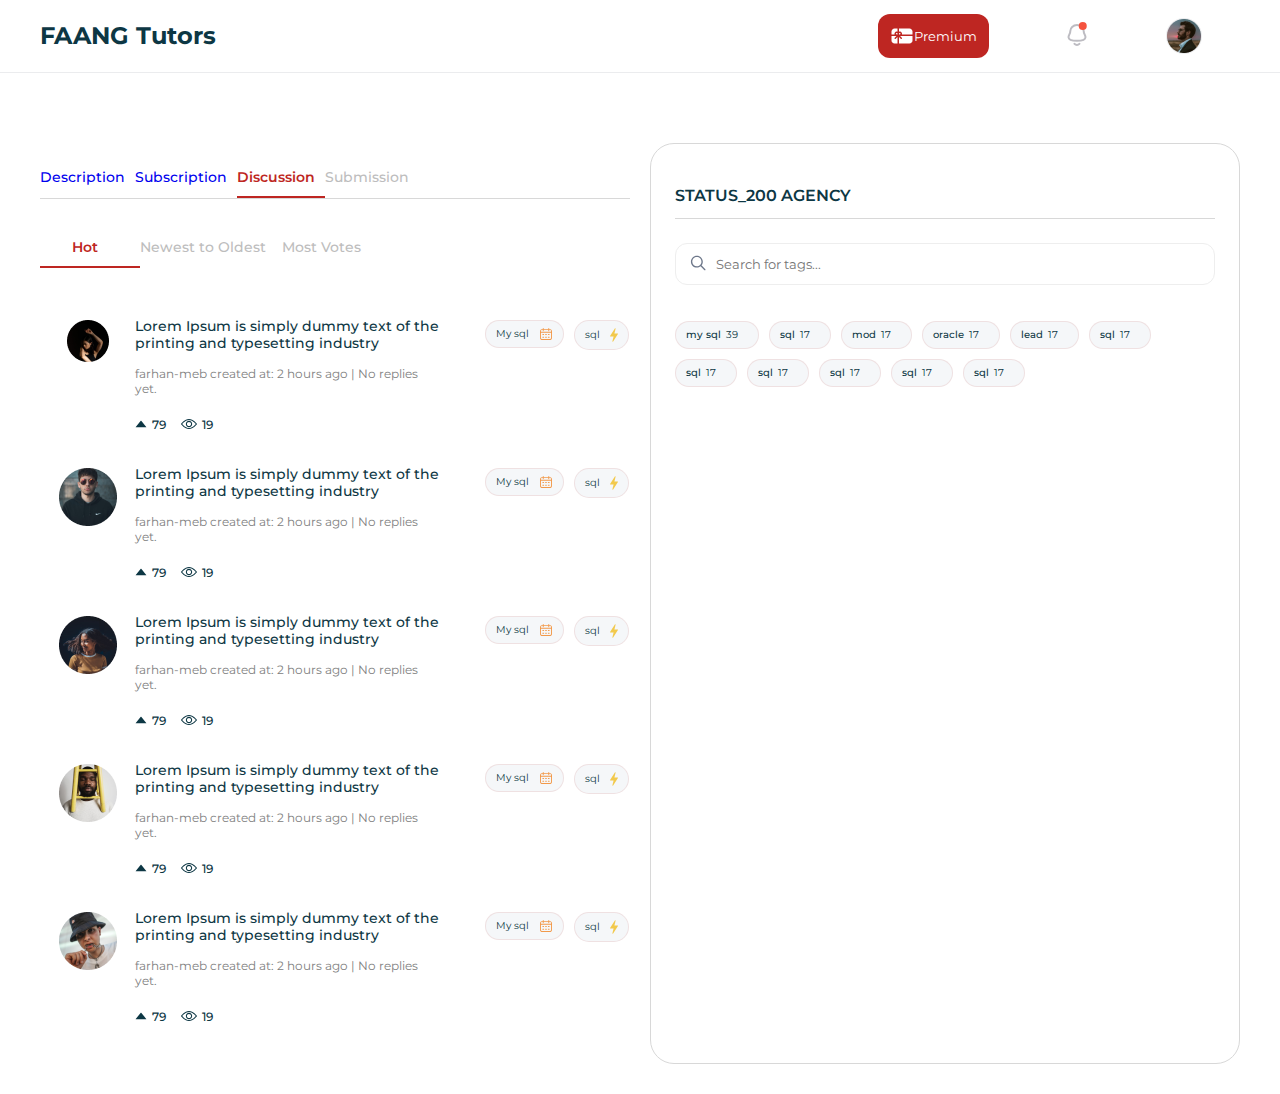
<file: discussion.html>
<!DOCTYPE html>
<html lang="en">
  <head>
    <meta charset="UTF-8" />
    <meta http-equiv="X-UA-Compatible" content="IE=edge" />
    <meta name="viewport" content="width=device-width, initial-scale=1.0" />
    <link rel="stylesheet" href="./styles.css" />
    <link rel="preconnect" href="https://fonts.googleapis.com" />
    <link rel="preconnect" href="https://fonts.gstatic.com" crossorigin />
    <link
      href="https://fonts.googleapis.com/css2?family=Montserrat:wght@100;400;500;600;900&display=swap"
      rel="stylesheet"
    />
    <title>Discussion</title>
  </head>
  <body>
    <div class="header-bar">
      <div class="header-bar-wrapper">
        <h1>FAANG Tutors</h1>
        <div class="inner-nav">
          <div class="inner-inner-nav">
            <button class="premium-button">
              <svg
                width="24"
                height="24"
                viewBox="0 0 24 24"
                fill="none"
                xmlns="http://www.w3.org/2000/svg"
              >
                <path
                  d="M4.5 4.5H7.5V7.6275C7.09934 7.48546 6.66663 7.45982 6.252 7.55356C5.83737 7.64731 5.45777 7.85659 5.15718 8.15718C4.85659 8.45777 4.64731 8.83737 4.55356 9.252C4.45982 9.66663 4.48546 10.0993 4.6275 10.5H1.5V7.5C1.5 6.70435 1.81607 5.94129 2.37868 5.37868C2.94129 4.81607 3.70435 4.5 4.5 4.5Z"
                  fill="white"
                />
                <path
                  d="M9 13.0605L10.719 14.781C10.8598 14.9218 11.0508 15.0009 11.25 15.0009C11.4492 15.0009 11.6402 14.9218 11.781 14.781C11.9218 14.6402 12.0009 14.4492 12.0009 14.25C12.0009 14.0508 11.9218 13.8598 11.781 13.719L10.0605 12H22.5V16.5C22.5 17.2956 22.1839 18.0587 21.6213 18.6213C21.0587 19.1839 20.2956 19.5 19.5 19.5H9V13.0605Z"
                  fill="white"
                />
                <path
                  d="M6.4395 12L4.719 13.719C4.57817 13.8598 4.49905 14.0508 4.49905 14.25C4.49905 14.4492 4.57817 14.6402 4.719 14.781C4.85983 14.9218 5.05084 15.0009 5.25 15.0009C5.44916 15.0009 5.64017 14.9218 5.781 14.781L7.5 13.0605V19.5H4.5C3.70435 19.5 2.94129 19.1839 2.37868 18.6213C1.81607 18.0587 1.5 17.2956 1.5 16.5V12H6.4395Z"
                  fill="white"
                />
                <path
                  d="M11.8725 10.5C12.0145 10.0993 12.0402 9.66663 11.9464 9.252C11.8527 8.83737 11.6434 8.45777 11.3428 8.15718C11.0422 7.85659 10.6626 7.64731 10.248 7.55356C9.83337 7.45982 9.40066 7.48546 9 7.6275V4.5H19.5C20.2956 4.5 21.0587 4.81607 21.6213 5.37868C22.1839 5.94129 22.5 6.70435 22.5 7.5V10.5H11.8725Z"
                  fill="white"
                />
                <path
                  d="M9 9.75V10.5H9.75C9.89834 10.5 10.0433 10.456 10.1667 10.3736C10.29 10.2912 10.3861 10.1741 10.4429 10.037C10.4997 9.89997 10.5145 9.74917 10.4856 9.60368C10.4566 9.4582 10.3852 9.32456 10.2803 9.21967C10.1754 9.11478 10.0418 9.04335 9.89632 9.01441C9.75083 8.98547 9.60003 9.00032 9.46299 9.05709C9.32594 9.11386 9.20881 9.20999 9.1264 9.33332C9.04399 9.45666 9 9.60166 9 9.75Z"
                  fill="white"
                />
                <path
                  d="M7.5 9.75V10.5H6.75C6.60166 10.5 6.45666 10.456 6.33332 10.3736C6.20999 10.2912 6.11386 10.1741 6.05709 10.037C6.00032 9.89997 5.98547 9.74917 6.01441 9.60368C6.04335 9.4582 6.11478 9.32456 6.21967 9.21967C6.32456 9.11478 6.4582 9.04335 6.60368 9.01441C6.74917 8.98547 6.89997 9.00032 7.03701 9.05709C7.17406 9.11386 7.29119 9.20999 7.3736 9.33332C7.45601 9.45666 7.5 9.60166 7.5 9.75Z"
                  fill="white"
                />
              </svg>
              Premium
            </button>
            <div class="noti-icon">
              <svg
                width="24"
                height="24"
                viewBox="0 0 24 24"
                fill="none"
                xmlns="http://www.w3.org/2000/svg"
              >
                <path
                  fill-rule="evenodd"
                  clip-rule="evenodd"
                  d="M12 18.8476C17.6392 18.8476 20.2481 18.1242 20.5 15.2205C20.5 12.3188 18.6812 12.5054 18.6812 8.94511C18.6812 6.16414 16.0452 3 12 3C7.95477 3 5.31885 6.16414 5.31885 8.94511C5.31885 12.5054 3.5 12.3188 3.5 15.2205C3.75295 18.1352 6.36177 18.8476 12 18.8476Z"
                  stroke="#BDBCC2"
                  stroke-width="2"
                  stroke-linecap="round"
                  stroke-linejoin="round"
                />
                <ellipse cx="17.75" cy="4" rx="4" ry="4" fill="#F5533E" />
                <path
                  d="M14.3889 21.8572C13.0247 23.372 10.8967 23.3899 9.51953 21.8572"
                  stroke="#BDBCC2"
                  stroke-width="2"
                  stroke-linecap="round"
                  stroke-linejoin="round"
                />
              </svg>
            </div>
            <img
              onclick="handleClick()"
              class="nav-profile"
              src="./nav-profile.png"
              alt="nav profile"
            />
          </div>
          <div class="helper">
            <p>
              <a style="color: #262628" href="./problems.html"
                >Your Performance</a
              >
            </p>
            <p>
              <a style="color: #262628" href="./profile.html"
                >Account Setting</a
              >
            </p>
            <p class="logout" style="border-bottom: none">
              Logout
              <svg
                width="24"
                height="24"
                viewBox="0 0 24 24"
                fill="none"
                xmlns="http://www.w3.org/2000/svg"
              >
                <g clip-path="url(#clip0_29_3014)">
                  <path
                    d="M11.9602 21.9668H2.99002C2.43984 21.9668 1.99336 21.5202 1.99336 20.9701V3.02987C1.99336 2.4797 2.43989 2.03322 2.99002 2.03322H11.9602C12.5113 2.03322 12.9568 1.58772 12.9568 1.03656C12.9568 0.485404 12.5113 0.0398102 11.9602 0.0398102H2.99002C1.34152 0.0398102 0 1.38137 0 3.02987V20.9701C0 22.6186 1.34152 23.9601 2.99002 23.9601H11.9602C12.5113 23.9601 12.9568 23.5146 12.9568 22.9634C12.9568 22.4123 12.5113 21.9668 11.9602 21.9668Z"
                    fill="#BE2622"
                  />
                  <path
                    d="M23.7032 11.2905L17.6434 5.31041C17.2527 4.92369 16.6208 4.9287 16.2341 5.32039C15.8474 5.71208 15.8513 6.34297 16.2441 6.72969L20.5746 11.0034H8.97029C8.41913 11.0034 7.97363 11.4489 7.97363 12.0001C7.97363 12.5512 8.41913 12.9968 8.97029 12.9968H20.5746L16.2441 17.2705C15.8514 17.6572 15.8484 18.2881 16.2341 18.6798C16.4294 18.8772 16.6866 18.9768 16.9437 18.9768C17.1969 18.9768 17.45 18.8811 17.6434 18.6897L23.7032 12.7097C23.8926 12.5223 24.0002 12.2671 24.0002 12C24.0002 11.733 23.8936 11.4789 23.7032 11.2905Z"
                    fill="#BE2622"
                  />
                </g>
                <defs>
                  <clipPath id="clip0_29_3014">
                    <rect width="24" height="24" fill="white" />
                  </clipPath>
                </defs>
              </svg>
            </p>
          </div>
        </div>
      </div>
    </div>
    <div class="solution-wrapper">
      <div class="solutions">
        <div class="menu">
          <div class="top-menu mini">
            <ul class="menu-ul mini-up">
              <li class="nav">
                <a href="./description.html">Description</a>
              </li>
              <li class="nav">
                <a href="./solution.html">Subscription</a>
              </li>
              <li class="nav active deep-mo">
                <a style="color: #be2622" href="./discussion.html"
                  >Discussion</a
                >
              </li>
              <li class="nav">Submission</li>
            </ul>

            <ul class="menu-ul mini shift-up">
              <li class="nav active deep-mo mini-width">Hot</li>
              <li class="nav mini-width">Newest to Oldest</li>
              <li class="nav mini-width">Most Votes</li>
            </ul>
          </div>
          <div class="main-solution">
            <div class="discussion-block">
              <div class="img-wrapper">
                <img src="./profile.png" alt="profile" />
              </div>
              <div class="inner-comment">
                <div class="inner-comment-header">
                  <p class="comment-name">
                    Lorem Ipsum is simply dummy text of the printing and
                    typesetting industry
                  </p>
                </div>
                <div class="act-msg-wrapper">
                  <div class="act-msg">
                    farhan-meb created at: 2 hours ago | No replies yet.
                  </div>
                  <div class="options">
                    <div class="options-main">
                      <div class="option-icon">
                        <svg
                          width="12"
                          height="8"
                          viewBox="0 0 12 8"
                          fill="none"
                          xmlns="http://www.w3.org/2000/svg"
                        >
                          <path
                            d="M11.275 6.91925L6.21316 0.759866C6.18685 0.730636 6.15415 0.70716 6.11732 0.691062C6.08049 0.674963 6.04041 0.666626 5.99984 0.666626C5.95927 0.666626 5.91918 0.674963 5.88235 0.691062C5.84552 0.70716 5.81282 0.730636 5.78652 0.759866L0.724673 6.91925C0.693119 6.95697 0.673488 7.00237 0.66805 7.05021C0.662611 7.09805 0.671588 7.14636 0.693941 7.18957C0.716471 7.23264 0.751248 7.26891 0.794361 7.2943C0.837474 7.31969 0.887216 7.33319 0.937994 7.33329H11.0617C11.1125 7.33319 11.1622 7.31969 11.2053 7.2943C11.2484 7.26891 11.2832 7.23264 11.3057 7.18957C11.3281 7.14636 11.3371 7.09805 11.3316 7.05021C11.3262 7.00237 11.3066 6.95697 11.275 6.91925Z"
                            fill="#0D3744"
                          />
                        </svg>

                        <span> 79 </span>
                      </div>

                      <div class="option-icon">
                        <svg
                          width="16"
                          height="16"
                          viewBox="0 0 16 16"
                          fill="none"
                          xmlns="http://www.w3.org/2000/svg"
                        >
                          <path
                            d="M15.8983 7.68882C15.7554 7.49329 12.3496 2.90112 7.99992 2.90112C3.65019 2.90112 0.244313 7.49329 0.101531 7.68863C-0.0338438 7.87414 -0.0338438 8.12573 0.101531 8.31123C0.244313 8.50676 3.65019 13.0989 7.99992 13.0989C12.3496 13.0989 15.7554 8.50673 15.8983 8.31139C16.0339 8.12592 16.0339 7.87413 15.8983 7.68882ZM7.99992 12.044C4.79588 12.044 2.02085 8.99608 1.19938 7.99967C2.01979 7.00238 4.78901 3.95606 7.99992 3.95606C11.2038 3.95606 13.9787 7.00345 14.8005 8.00038C13.9801 8.99764 11.2108 12.044 7.99992 12.044Z"
                            fill="#0D3744"
                          />
                          <path
                            d="M7.99981 4.83521C6.25474 4.83521 4.83496 6.25499 4.83496 8.00006C4.83496 9.74512 6.25474 11.1649 7.99981 11.1649C9.74488 11.1649 11.1647 9.74512 11.1647 8.00006C11.1647 6.25499 9.74488 4.83521 7.99981 4.83521ZM7.99981 10.1099C6.83637 10.1099 5.88993 9.16346 5.88993 8.00006C5.88993 6.83665 6.8364 5.89018 7.99981 5.89018C9.16322 5.89018 10.1097 6.83665 10.1097 8.00006C10.1097 9.16346 9.16325 10.1099 7.99981 10.1099Z"
                            fill="#0D3744"
                          />
                        </svg>

                        <span> 19 </span>
                      </div>
                    </div>
                  </div>
                </div>
              </div>
              <div class="selectors">
                <div class="selector-item">
                  <span>My sql</span>
                  <svg
                    width="14"
                    height="12"
                    viewBox="0 0 14 12"
                    fill="none"
                    xmlns="http://www.w3.org/2000/svg"
                  >
                    <path
                      d="M10.6851 0.921868H10.2373V0.46875C10.2373 0.20986 10.0274 0 9.76852 0C9.50963 0 9.29977 0.20986 9.29977 0.46875V0.921868H4.70069V0.46875C4.70069 0.20986 4.49083 0 4.23194 0C3.97305 0 3.76319 0.20986 3.76319 0.46875V0.921868H3.31541C2.03734 0.921868 0.997559 1.96165 0.997559 3.2397V9.68216C0.997559 10.9602 2.03734 12 3.31541 12H10.6851C11.9631 12 13.0029 10.9602 13.0029 9.68216V3.2397C13.0029 1.96165 11.9631 0.921868 10.6851 0.921868ZM3.31541 1.85937H3.76319V2.77343C3.76319 3.03232 3.97305 3.24218 4.23194 3.24218C4.49083 3.24218 4.70069 3.03232 4.70069 2.77343V1.85937H9.29979V2.77343C9.29979 3.03232 9.50965 3.24218 9.76854 3.24218C10.0274 3.24218 10.2373 3.03232 10.2373 2.77343V1.85937H10.6851C11.4462 1.85937 12.0654 2.47859 12.0654 3.2397V3.6875H1.93506V3.2397C1.93506 2.47859 2.55428 1.85937 3.31541 1.85937ZM10.6851 11.0625H3.31541C2.55428 11.0625 1.93506 10.4433 1.93506 9.68216V4.625H12.0654V9.68216C12.0654 10.4433 11.4462 11.0625 10.6851 11.0625ZM5.16163 6.46876C5.16163 6.72765 4.95178 6.93751 4.69288 6.93751H3.77102C3.51212 6.93751 3.30226 6.72765 3.30226 6.46876C3.30226 6.20986 3.51212 6.00001 3.77102 6.00001H4.69288C4.95175 6.00001 5.16163 6.20986 5.16163 6.46876ZM10.6982 6.46876C10.6982 6.72765 10.4884 6.93751 10.2295 6.93751H9.30762C9.04873 6.93751 8.83887 6.72765 8.83887 6.46876C8.83887 6.20986 9.04873 6.00001 9.30762 6.00001H10.2295C10.4884 6.00001 10.6982 6.20986 10.6982 6.46876ZM7.92726 6.46876C7.92726 6.72765 7.7174 6.93751 7.45851 6.93751H6.53664C6.27775 6.93751 6.06789 6.72765 6.06789 6.46876C6.06789 6.20986 6.27775 6.00001 6.53664 6.00001H7.45851C7.71738 6.00001 7.92726 6.20986 7.92726 6.46876ZM5.16163 9.23438C5.16163 9.49327 4.95178 9.70313 4.69288 9.70313H3.77102C3.51212 9.70313 3.30226 9.49327 3.30226 9.23438C3.30226 8.97549 3.51212 8.76563 3.77102 8.76563H4.69288C4.95175 8.76563 5.16163 8.97549 5.16163 9.23438ZM10.6982 9.23438C10.6982 9.49327 10.4884 9.70313 10.2295 9.70313H9.30762C9.04873 9.70313 8.83887 9.49327 8.83887 9.23438C8.83887 8.97549 9.04873 8.76563 9.30762 8.76563H10.2295C10.4884 8.76563 10.6982 8.97549 10.6982 9.23438ZM7.92726 9.23438C7.92726 9.49327 7.7174 9.70313 7.45851 9.70313H6.53664C6.27775 9.70313 6.06789 9.49327 6.06789 9.23438C6.06789 8.97549 6.27775 8.76563 6.53664 8.76563H7.45851C7.71738 8.76563 7.92726 8.97549 7.92726 9.23438Z"
                      fill="#F2994A"
                    />
                  </svg>
                </div>
                <div class="selector-item">
                  <span>sql</span>
                  <svg
                    width="8"
                    height="14"
                    viewBox="0 0 8 14"
                    fill="none"
                    xmlns="http://www.w3.org/2000/svg"
                  >
                    <path
                      d="M2.6422 13.635C2.82281 13.7104 3.03281 13.6475 3.1383 13.4847L7.93825 6.0368C8.01598 5.91625 8.02067 5.76404 7.95035 5.63969C7.88004 5.51495 7.74566 5.4375 7.59996 5.4375H4.39647L5.58787 0.820077C5.63593 0.633541 5.53865 0.440884 5.3578 0.364973C5.17812 0.289452 4.96679 0.352759 4.8617 0.515259L0.0617513 7.96318C-0.0159811 8.08373 -0.0206745 8.23594 0.0496447 8.36029C0.119964 8.48503 0.254336 8.56248 0.400041 8.56248H3.60352L2.41212 13.1799C2.36407 13.3665 2.46132 13.5591 2.6422 13.635Z"
                      fill="#F2C94C"
                    />
                  </svg>
                </div>
              </div>
            </div>
            <div class="discussion-block">
              <div class="img-wrapper">
                <img src="./1.png" alt="profile" />
              </div>
              <div class="inner-comment">
                <div class="inner-comment-header">
                  <p class="comment-name">
                    Lorem Ipsum is simply dummy text of the printing and
                    typesetting industry
                  </p>
                </div>
                <div class="act-msg-wrapper">
                  <div class="act-msg">
                    farhan-meb created at: 2 hours ago | No replies yet.
                  </div>
                  <div class="options">
                    <div class="options-main">
                      <div class="option-icon">
                        <svg
                          width="12"
                          height="8"
                          viewBox="0 0 12 8"
                          fill="none"
                          xmlns="http://www.w3.org/2000/svg"
                        >
                          <path
                            d="M11.275 6.91925L6.21316 0.759866C6.18685 0.730636 6.15415 0.70716 6.11732 0.691062C6.08049 0.674963 6.04041 0.666626 5.99984 0.666626C5.95927 0.666626 5.91918 0.674963 5.88235 0.691062C5.84552 0.70716 5.81282 0.730636 5.78652 0.759866L0.724673 6.91925C0.693119 6.95697 0.673488 7.00237 0.66805 7.05021C0.662611 7.09805 0.671588 7.14636 0.693941 7.18957C0.716471 7.23264 0.751248 7.26891 0.794361 7.2943C0.837474 7.31969 0.887216 7.33319 0.937994 7.33329H11.0617C11.1125 7.33319 11.1622 7.31969 11.2053 7.2943C11.2484 7.26891 11.2832 7.23264 11.3057 7.18957C11.3281 7.14636 11.3371 7.09805 11.3316 7.05021C11.3262 7.00237 11.3066 6.95697 11.275 6.91925Z"
                            fill="#0D3744"
                          />
                        </svg>

                        <span> 79 </span>
                      </div>

                      <div class="option-icon">
                        <svg
                          width="16"
                          height="16"
                          viewBox="0 0 16 16"
                          fill="none"
                          xmlns="http://www.w3.org/2000/svg"
                        >
                          <path
                            d="M15.8983 7.68882C15.7554 7.49329 12.3496 2.90112 7.99992 2.90112C3.65019 2.90112 0.244313 7.49329 0.101531 7.68863C-0.0338438 7.87414 -0.0338438 8.12573 0.101531 8.31123C0.244313 8.50676 3.65019 13.0989 7.99992 13.0989C12.3496 13.0989 15.7554 8.50673 15.8983 8.31139C16.0339 8.12592 16.0339 7.87413 15.8983 7.68882ZM7.99992 12.044C4.79588 12.044 2.02085 8.99608 1.19938 7.99967C2.01979 7.00238 4.78901 3.95606 7.99992 3.95606C11.2038 3.95606 13.9787 7.00345 14.8005 8.00038C13.9801 8.99764 11.2108 12.044 7.99992 12.044Z"
                            fill="#0D3744"
                          />
                          <path
                            d="M7.99981 4.83521C6.25474 4.83521 4.83496 6.25499 4.83496 8.00006C4.83496 9.74512 6.25474 11.1649 7.99981 11.1649C9.74488 11.1649 11.1647 9.74512 11.1647 8.00006C11.1647 6.25499 9.74488 4.83521 7.99981 4.83521ZM7.99981 10.1099C6.83637 10.1099 5.88993 9.16346 5.88993 8.00006C5.88993 6.83665 6.8364 5.89018 7.99981 5.89018C9.16322 5.89018 10.1097 6.83665 10.1097 8.00006C10.1097 9.16346 9.16325 10.1099 7.99981 10.1099Z"
                            fill="#0D3744"
                          />
                        </svg>

                        <span> 19 </span>
                      </div>
                    </div>
                  </div>
                </div>
              </div>
              <div class="selectors">
                <div class="selector-item">
                  <span>My sql</span>
                  <svg
                    width="14"
                    height="12"
                    viewBox="0 0 14 12"
                    fill="none"
                    xmlns="http://www.w3.org/2000/svg"
                  >
                    <path
                      d="M10.6851 0.921868H10.2373V0.46875C10.2373 0.20986 10.0274 0 9.76852 0C9.50963 0 9.29977 0.20986 9.29977 0.46875V0.921868H4.70069V0.46875C4.70069 0.20986 4.49083 0 4.23194 0C3.97305 0 3.76319 0.20986 3.76319 0.46875V0.921868H3.31541C2.03734 0.921868 0.997559 1.96165 0.997559 3.2397V9.68216C0.997559 10.9602 2.03734 12 3.31541 12H10.6851C11.9631 12 13.0029 10.9602 13.0029 9.68216V3.2397C13.0029 1.96165 11.9631 0.921868 10.6851 0.921868ZM3.31541 1.85937H3.76319V2.77343C3.76319 3.03232 3.97305 3.24218 4.23194 3.24218C4.49083 3.24218 4.70069 3.03232 4.70069 2.77343V1.85937H9.29979V2.77343C9.29979 3.03232 9.50965 3.24218 9.76854 3.24218C10.0274 3.24218 10.2373 3.03232 10.2373 2.77343V1.85937H10.6851C11.4462 1.85937 12.0654 2.47859 12.0654 3.2397V3.6875H1.93506V3.2397C1.93506 2.47859 2.55428 1.85937 3.31541 1.85937ZM10.6851 11.0625H3.31541C2.55428 11.0625 1.93506 10.4433 1.93506 9.68216V4.625H12.0654V9.68216C12.0654 10.4433 11.4462 11.0625 10.6851 11.0625ZM5.16163 6.46876C5.16163 6.72765 4.95178 6.93751 4.69288 6.93751H3.77102C3.51212 6.93751 3.30226 6.72765 3.30226 6.46876C3.30226 6.20986 3.51212 6.00001 3.77102 6.00001H4.69288C4.95175 6.00001 5.16163 6.20986 5.16163 6.46876ZM10.6982 6.46876C10.6982 6.72765 10.4884 6.93751 10.2295 6.93751H9.30762C9.04873 6.93751 8.83887 6.72765 8.83887 6.46876C8.83887 6.20986 9.04873 6.00001 9.30762 6.00001H10.2295C10.4884 6.00001 10.6982 6.20986 10.6982 6.46876ZM7.92726 6.46876C7.92726 6.72765 7.7174 6.93751 7.45851 6.93751H6.53664C6.27775 6.93751 6.06789 6.72765 6.06789 6.46876C6.06789 6.20986 6.27775 6.00001 6.53664 6.00001H7.45851C7.71738 6.00001 7.92726 6.20986 7.92726 6.46876ZM5.16163 9.23438C5.16163 9.49327 4.95178 9.70313 4.69288 9.70313H3.77102C3.51212 9.70313 3.30226 9.49327 3.30226 9.23438C3.30226 8.97549 3.51212 8.76563 3.77102 8.76563H4.69288C4.95175 8.76563 5.16163 8.97549 5.16163 9.23438ZM10.6982 9.23438C10.6982 9.49327 10.4884 9.70313 10.2295 9.70313H9.30762C9.04873 9.70313 8.83887 9.49327 8.83887 9.23438C8.83887 8.97549 9.04873 8.76563 9.30762 8.76563H10.2295C10.4884 8.76563 10.6982 8.97549 10.6982 9.23438ZM7.92726 9.23438C7.92726 9.49327 7.7174 9.70313 7.45851 9.70313H6.53664C6.27775 9.70313 6.06789 9.49327 6.06789 9.23438C6.06789 8.97549 6.27775 8.76563 6.53664 8.76563H7.45851C7.71738 8.76563 7.92726 8.97549 7.92726 9.23438Z"
                      fill="#F2994A"
                    />
                  </svg>
                </div>
                <div class="selector-item">
                  <span>sql</span>
                  <svg
                    width="8"
                    height="14"
                    viewBox="0 0 8 14"
                    fill="none"
                    xmlns="http://www.w3.org/2000/svg"
                  >
                    <path
                      d="M2.6422 13.635C2.82281 13.7104 3.03281 13.6475 3.1383 13.4847L7.93825 6.0368C8.01598 5.91625 8.02067 5.76404 7.95035 5.63969C7.88004 5.51495 7.74566 5.4375 7.59996 5.4375H4.39647L5.58787 0.820077C5.63593 0.633541 5.53865 0.440884 5.3578 0.364973C5.17812 0.289452 4.96679 0.352759 4.8617 0.515259L0.0617513 7.96318C-0.0159811 8.08373 -0.0206745 8.23594 0.0496447 8.36029C0.119964 8.48503 0.254336 8.56248 0.400041 8.56248H3.60352L2.41212 13.1799C2.36407 13.3665 2.46132 13.5591 2.6422 13.635Z"
                      fill="#F2C94C"
                    />
                  </svg>
                </div>
              </div>
            </div>
            <div class="discussion-block">
              <div class="img-wrapper">
                <img src="./3.png" alt="profile" />
              </div>
              <div class="inner-comment">
                <div class="inner-comment-header">
                  <p class="comment-name">
                    Lorem Ipsum is simply dummy text of the printing and
                    typesetting industry
                  </p>
                </div>
                <div class="act-msg-wrapper">
                  <div class="act-msg">
                    farhan-meb created at: 2 hours ago | No replies yet.
                  </div>
                  <div class="options">
                    <div class="options-main">
                      <div class="option-icon">
                        <svg
                          width="12"
                          height="8"
                          viewBox="0 0 12 8"
                          fill="none"
                          xmlns="http://www.w3.org/2000/svg"
                        >
                          <path
                            d="M11.275 6.91925L6.21316 0.759866C6.18685 0.730636 6.15415 0.70716 6.11732 0.691062C6.08049 0.674963 6.04041 0.666626 5.99984 0.666626C5.95927 0.666626 5.91918 0.674963 5.88235 0.691062C5.84552 0.70716 5.81282 0.730636 5.78652 0.759866L0.724673 6.91925C0.693119 6.95697 0.673488 7.00237 0.66805 7.05021C0.662611 7.09805 0.671588 7.14636 0.693941 7.18957C0.716471 7.23264 0.751248 7.26891 0.794361 7.2943C0.837474 7.31969 0.887216 7.33319 0.937994 7.33329H11.0617C11.1125 7.33319 11.1622 7.31969 11.2053 7.2943C11.2484 7.26891 11.2832 7.23264 11.3057 7.18957C11.3281 7.14636 11.3371 7.09805 11.3316 7.05021C11.3262 7.00237 11.3066 6.95697 11.275 6.91925Z"
                            fill="#0D3744"
                          />
                        </svg>

                        <span> 79 </span>
                      </div>

                      <div class="option-icon">
                        <svg
                          width="16"
                          height="16"
                          viewBox="0 0 16 16"
                          fill="none"
                          xmlns="http://www.w3.org/2000/svg"
                        >
                          <path
                            d="M15.8983 7.68882C15.7554 7.49329 12.3496 2.90112 7.99992 2.90112C3.65019 2.90112 0.244313 7.49329 0.101531 7.68863C-0.0338438 7.87414 -0.0338438 8.12573 0.101531 8.31123C0.244313 8.50676 3.65019 13.0989 7.99992 13.0989C12.3496 13.0989 15.7554 8.50673 15.8983 8.31139C16.0339 8.12592 16.0339 7.87413 15.8983 7.68882ZM7.99992 12.044C4.79588 12.044 2.02085 8.99608 1.19938 7.99967C2.01979 7.00238 4.78901 3.95606 7.99992 3.95606C11.2038 3.95606 13.9787 7.00345 14.8005 8.00038C13.9801 8.99764 11.2108 12.044 7.99992 12.044Z"
                            fill="#0D3744"
                          />
                          <path
                            d="M7.99981 4.83521C6.25474 4.83521 4.83496 6.25499 4.83496 8.00006C4.83496 9.74512 6.25474 11.1649 7.99981 11.1649C9.74488 11.1649 11.1647 9.74512 11.1647 8.00006C11.1647 6.25499 9.74488 4.83521 7.99981 4.83521ZM7.99981 10.1099C6.83637 10.1099 5.88993 9.16346 5.88993 8.00006C5.88993 6.83665 6.8364 5.89018 7.99981 5.89018C9.16322 5.89018 10.1097 6.83665 10.1097 8.00006C10.1097 9.16346 9.16325 10.1099 7.99981 10.1099Z"
                            fill="#0D3744"
                          />
                        </svg>

                        <span> 19 </span>
                      </div>
                    </div>
                  </div>
                </div>
              </div>
              <div class="selectors">
                <div class="selector-item">
                  <span>My sql</span>
                  <svg
                    width="14"
                    height="12"
                    viewBox="0 0 14 12"
                    fill="none"
                    xmlns="http://www.w3.org/2000/svg"
                  >
                    <path
                      d="M10.6851 0.921868H10.2373V0.46875C10.2373 0.20986 10.0274 0 9.76852 0C9.50963 0 9.29977 0.20986 9.29977 0.46875V0.921868H4.70069V0.46875C4.70069 0.20986 4.49083 0 4.23194 0C3.97305 0 3.76319 0.20986 3.76319 0.46875V0.921868H3.31541C2.03734 0.921868 0.997559 1.96165 0.997559 3.2397V9.68216C0.997559 10.9602 2.03734 12 3.31541 12H10.6851C11.9631 12 13.0029 10.9602 13.0029 9.68216V3.2397C13.0029 1.96165 11.9631 0.921868 10.6851 0.921868ZM3.31541 1.85937H3.76319V2.77343C3.76319 3.03232 3.97305 3.24218 4.23194 3.24218C4.49083 3.24218 4.70069 3.03232 4.70069 2.77343V1.85937H9.29979V2.77343C9.29979 3.03232 9.50965 3.24218 9.76854 3.24218C10.0274 3.24218 10.2373 3.03232 10.2373 2.77343V1.85937H10.6851C11.4462 1.85937 12.0654 2.47859 12.0654 3.2397V3.6875H1.93506V3.2397C1.93506 2.47859 2.55428 1.85937 3.31541 1.85937ZM10.6851 11.0625H3.31541C2.55428 11.0625 1.93506 10.4433 1.93506 9.68216V4.625H12.0654V9.68216C12.0654 10.4433 11.4462 11.0625 10.6851 11.0625ZM5.16163 6.46876C5.16163 6.72765 4.95178 6.93751 4.69288 6.93751H3.77102C3.51212 6.93751 3.30226 6.72765 3.30226 6.46876C3.30226 6.20986 3.51212 6.00001 3.77102 6.00001H4.69288C4.95175 6.00001 5.16163 6.20986 5.16163 6.46876ZM10.6982 6.46876C10.6982 6.72765 10.4884 6.93751 10.2295 6.93751H9.30762C9.04873 6.93751 8.83887 6.72765 8.83887 6.46876C8.83887 6.20986 9.04873 6.00001 9.30762 6.00001H10.2295C10.4884 6.00001 10.6982 6.20986 10.6982 6.46876ZM7.92726 6.46876C7.92726 6.72765 7.7174 6.93751 7.45851 6.93751H6.53664C6.27775 6.93751 6.06789 6.72765 6.06789 6.46876C6.06789 6.20986 6.27775 6.00001 6.53664 6.00001H7.45851C7.71738 6.00001 7.92726 6.20986 7.92726 6.46876ZM5.16163 9.23438C5.16163 9.49327 4.95178 9.70313 4.69288 9.70313H3.77102C3.51212 9.70313 3.30226 9.49327 3.30226 9.23438C3.30226 8.97549 3.51212 8.76563 3.77102 8.76563H4.69288C4.95175 8.76563 5.16163 8.97549 5.16163 9.23438ZM10.6982 9.23438C10.6982 9.49327 10.4884 9.70313 10.2295 9.70313H9.30762C9.04873 9.70313 8.83887 9.49327 8.83887 9.23438C8.83887 8.97549 9.04873 8.76563 9.30762 8.76563H10.2295C10.4884 8.76563 10.6982 8.97549 10.6982 9.23438ZM7.92726 9.23438C7.92726 9.49327 7.7174 9.70313 7.45851 9.70313H6.53664C6.27775 9.70313 6.06789 9.49327 6.06789 9.23438C6.06789 8.97549 6.27775 8.76563 6.53664 8.76563H7.45851C7.71738 8.76563 7.92726 8.97549 7.92726 9.23438Z"
                      fill="#F2994A"
                    />
                  </svg>
                </div>
                <div class="selector-item">
                  <span>sql</span>
                  <svg
                    width="8"
                    height="14"
                    viewBox="0 0 8 14"
                    fill="none"
                    xmlns="http://www.w3.org/2000/svg"
                  >
                    <path
                      d="M2.6422 13.635C2.82281 13.7104 3.03281 13.6475 3.1383 13.4847L7.93825 6.0368C8.01598 5.91625 8.02067 5.76404 7.95035 5.63969C7.88004 5.51495 7.74566 5.4375 7.59996 5.4375H4.39647L5.58787 0.820077C5.63593 0.633541 5.53865 0.440884 5.3578 0.364973C5.17812 0.289452 4.96679 0.352759 4.8617 0.515259L0.0617513 7.96318C-0.0159811 8.08373 -0.0206745 8.23594 0.0496447 8.36029C0.119964 8.48503 0.254336 8.56248 0.400041 8.56248H3.60352L2.41212 13.1799C2.36407 13.3665 2.46132 13.5591 2.6422 13.635Z"
                      fill="#F2C94C"
                    />
                  </svg>
                </div>
              </div>
            </div>
            <div class="discussion-block">
              <div class="img-wrapper">
                <img src="./4.png" alt="profile" />
              </div>
              <div class="inner-comment">
                <div class="inner-comment-header">
                  <p class="comment-name">
                    Lorem Ipsum is simply dummy text of the printing and
                    typesetting industry
                  </p>
                </div>
                <div class="act-msg-wrapper">
                  <div class="act-msg">
                    farhan-meb created at: 2 hours ago | No replies yet.
                  </div>
                  <div class="options">
                    <div class="options-main">
                      <div class="option-icon">
                        <svg
                          width="12"
                          height="8"
                          viewBox="0 0 12 8"
                          fill="none"
                          xmlns="http://www.w3.org/2000/svg"
                        >
                          <path
                            d="M11.275 6.91925L6.21316 0.759866C6.18685 0.730636 6.15415 0.70716 6.11732 0.691062C6.08049 0.674963 6.04041 0.666626 5.99984 0.666626C5.95927 0.666626 5.91918 0.674963 5.88235 0.691062C5.84552 0.70716 5.81282 0.730636 5.78652 0.759866L0.724673 6.91925C0.693119 6.95697 0.673488 7.00237 0.66805 7.05021C0.662611 7.09805 0.671588 7.14636 0.693941 7.18957C0.716471 7.23264 0.751248 7.26891 0.794361 7.2943C0.837474 7.31969 0.887216 7.33319 0.937994 7.33329H11.0617C11.1125 7.33319 11.1622 7.31969 11.2053 7.2943C11.2484 7.26891 11.2832 7.23264 11.3057 7.18957C11.3281 7.14636 11.3371 7.09805 11.3316 7.05021C11.3262 7.00237 11.3066 6.95697 11.275 6.91925Z"
                            fill="#0D3744"
                          />
                        </svg>

                        <span> 79 </span>
                      </div>

                      <div class="option-icon">
                        <svg
                          width="16"
                          height="16"
                          viewBox="0 0 16 16"
                          fill="none"
                          xmlns="http://www.w3.org/2000/svg"
                        >
                          <path
                            d="M15.8983 7.68882C15.7554 7.49329 12.3496 2.90112 7.99992 2.90112C3.65019 2.90112 0.244313 7.49329 0.101531 7.68863C-0.0338438 7.87414 -0.0338438 8.12573 0.101531 8.31123C0.244313 8.50676 3.65019 13.0989 7.99992 13.0989C12.3496 13.0989 15.7554 8.50673 15.8983 8.31139C16.0339 8.12592 16.0339 7.87413 15.8983 7.68882ZM7.99992 12.044C4.79588 12.044 2.02085 8.99608 1.19938 7.99967C2.01979 7.00238 4.78901 3.95606 7.99992 3.95606C11.2038 3.95606 13.9787 7.00345 14.8005 8.00038C13.9801 8.99764 11.2108 12.044 7.99992 12.044Z"
                            fill="#0D3744"
                          />
                          <path
                            d="M7.99981 4.83521C6.25474 4.83521 4.83496 6.25499 4.83496 8.00006C4.83496 9.74512 6.25474 11.1649 7.99981 11.1649C9.74488 11.1649 11.1647 9.74512 11.1647 8.00006C11.1647 6.25499 9.74488 4.83521 7.99981 4.83521ZM7.99981 10.1099C6.83637 10.1099 5.88993 9.16346 5.88993 8.00006C5.88993 6.83665 6.8364 5.89018 7.99981 5.89018C9.16322 5.89018 10.1097 6.83665 10.1097 8.00006C10.1097 9.16346 9.16325 10.1099 7.99981 10.1099Z"
                            fill="#0D3744"
                          />
                        </svg>

                        <span> 19 </span>
                      </div>
                    </div>
                  </div>
                </div>
              </div>
              <div class="selectors">
                <div class="selector-item">
                  <span>My sql</span>
                  <svg
                    width="14"
                    height="12"
                    viewBox="0 0 14 12"
                    fill="none"
                    xmlns="http://www.w3.org/2000/svg"
                  >
                    <path
                      d="M10.6851 0.921868H10.2373V0.46875C10.2373 0.20986 10.0274 0 9.76852 0C9.50963 0 9.29977 0.20986 9.29977 0.46875V0.921868H4.70069V0.46875C4.70069 0.20986 4.49083 0 4.23194 0C3.97305 0 3.76319 0.20986 3.76319 0.46875V0.921868H3.31541C2.03734 0.921868 0.997559 1.96165 0.997559 3.2397V9.68216C0.997559 10.9602 2.03734 12 3.31541 12H10.6851C11.9631 12 13.0029 10.9602 13.0029 9.68216V3.2397C13.0029 1.96165 11.9631 0.921868 10.6851 0.921868ZM3.31541 1.85937H3.76319V2.77343C3.76319 3.03232 3.97305 3.24218 4.23194 3.24218C4.49083 3.24218 4.70069 3.03232 4.70069 2.77343V1.85937H9.29979V2.77343C9.29979 3.03232 9.50965 3.24218 9.76854 3.24218C10.0274 3.24218 10.2373 3.03232 10.2373 2.77343V1.85937H10.6851C11.4462 1.85937 12.0654 2.47859 12.0654 3.2397V3.6875H1.93506V3.2397C1.93506 2.47859 2.55428 1.85937 3.31541 1.85937ZM10.6851 11.0625H3.31541C2.55428 11.0625 1.93506 10.4433 1.93506 9.68216V4.625H12.0654V9.68216C12.0654 10.4433 11.4462 11.0625 10.6851 11.0625ZM5.16163 6.46876C5.16163 6.72765 4.95178 6.93751 4.69288 6.93751H3.77102C3.51212 6.93751 3.30226 6.72765 3.30226 6.46876C3.30226 6.20986 3.51212 6.00001 3.77102 6.00001H4.69288C4.95175 6.00001 5.16163 6.20986 5.16163 6.46876ZM10.6982 6.46876C10.6982 6.72765 10.4884 6.93751 10.2295 6.93751H9.30762C9.04873 6.93751 8.83887 6.72765 8.83887 6.46876C8.83887 6.20986 9.04873 6.00001 9.30762 6.00001H10.2295C10.4884 6.00001 10.6982 6.20986 10.6982 6.46876ZM7.92726 6.46876C7.92726 6.72765 7.7174 6.93751 7.45851 6.93751H6.53664C6.27775 6.93751 6.06789 6.72765 6.06789 6.46876C6.06789 6.20986 6.27775 6.00001 6.53664 6.00001H7.45851C7.71738 6.00001 7.92726 6.20986 7.92726 6.46876ZM5.16163 9.23438C5.16163 9.49327 4.95178 9.70313 4.69288 9.70313H3.77102C3.51212 9.70313 3.30226 9.49327 3.30226 9.23438C3.30226 8.97549 3.51212 8.76563 3.77102 8.76563H4.69288C4.95175 8.76563 5.16163 8.97549 5.16163 9.23438ZM10.6982 9.23438C10.6982 9.49327 10.4884 9.70313 10.2295 9.70313H9.30762C9.04873 9.70313 8.83887 9.49327 8.83887 9.23438C8.83887 8.97549 9.04873 8.76563 9.30762 8.76563H10.2295C10.4884 8.76563 10.6982 8.97549 10.6982 9.23438ZM7.92726 9.23438C7.92726 9.49327 7.7174 9.70313 7.45851 9.70313H6.53664C6.27775 9.70313 6.06789 9.49327 6.06789 9.23438C6.06789 8.97549 6.27775 8.76563 6.53664 8.76563H7.45851C7.71738 8.76563 7.92726 8.97549 7.92726 9.23438Z"
                      fill="#F2994A"
                    />
                  </svg>
                </div>
                <div class="selector-item">
                  <span>sql</span>
                  <svg
                    width="8"
                    height="14"
                    viewBox="0 0 8 14"
                    fill="none"
                    xmlns="http://www.w3.org/2000/svg"
                  >
                    <path
                      d="M2.6422 13.635C2.82281 13.7104 3.03281 13.6475 3.1383 13.4847L7.93825 6.0368C8.01598 5.91625 8.02067 5.76404 7.95035 5.63969C7.88004 5.51495 7.74566 5.4375 7.59996 5.4375H4.39647L5.58787 0.820077C5.63593 0.633541 5.53865 0.440884 5.3578 0.364973C5.17812 0.289452 4.96679 0.352759 4.8617 0.515259L0.0617513 7.96318C-0.0159811 8.08373 -0.0206745 8.23594 0.0496447 8.36029C0.119964 8.48503 0.254336 8.56248 0.400041 8.56248H3.60352L2.41212 13.1799C2.36407 13.3665 2.46132 13.5591 2.6422 13.635Z"
                      fill="#F2C94C"
                    />
                  </svg>
                </div>
              </div>
            </div>
            <div class="discussion-block">
              <div class="img-wrapper">
                <img src="./5.png" alt="profile" />
              </div>
              <div class="inner-comment">
                <div class="inner-comment-header">
                  <p class="comment-name">
                    Lorem Ipsum is simply dummy text of the printing and
                    typesetting industry
                  </p>
                </div>
                <div class="act-msg-wrapper">
                  <div class="act-msg">
                    farhan-meb created at: 2 hours ago | No replies yet.
                  </div>
                  <div class="options">
                    <div class="options-main">
                      <div class="option-icon">
                        <svg
                          width="12"
                          height="8"
                          viewBox="0 0 12 8"
                          fill="none"
                          xmlns="http://www.w3.org/2000/svg"
                        >
                          <path
                            d="M11.275 6.91925L6.21316 0.759866C6.18685 0.730636 6.15415 0.70716 6.11732 0.691062C6.08049 0.674963 6.04041 0.666626 5.99984 0.666626C5.95927 0.666626 5.91918 0.674963 5.88235 0.691062C5.84552 0.70716 5.81282 0.730636 5.78652 0.759866L0.724673 6.91925C0.693119 6.95697 0.673488 7.00237 0.66805 7.05021C0.662611 7.09805 0.671588 7.14636 0.693941 7.18957C0.716471 7.23264 0.751248 7.26891 0.794361 7.2943C0.837474 7.31969 0.887216 7.33319 0.937994 7.33329H11.0617C11.1125 7.33319 11.1622 7.31969 11.2053 7.2943C11.2484 7.26891 11.2832 7.23264 11.3057 7.18957C11.3281 7.14636 11.3371 7.09805 11.3316 7.05021C11.3262 7.00237 11.3066 6.95697 11.275 6.91925Z"
                            fill="#0D3744"
                          />
                        </svg>

                        <span> 79 </span>
                      </div>

                      <div class="option-icon">
                        <svg
                          width="16"
                          height="16"
                          viewBox="0 0 16 16"
                          fill="none"
                          xmlns="http://www.w3.org/2000/svg"
                        >
                          <path
                            d="M15.8983 7.68882C15.7554 7.49329 12.3496 2.90112 7.99992 2.90112C3.65019 2.90112 0.244313 7.49329 0.101531 7.68863C-0.0338438 7.87414 -0.0338438 8.12573 0.101531 8.31123C0.244313 8.50676 3.65019 13.0989 7.99992 13.0989C12.3496 13.0989 15.7554 8.50673 15.8983 8.31139C16.0339 8.12592 16.0339 7.87413 15.8983 7.68882ZM7.99992 12.044C4.79588 12.044 2.02085 8.99608 1.19938 7.99967C2.01979 7.00238 4.78901 3.95606 7.99992 3.95606C11.2038 3.95606 13.9787 7.00345 14.8005 8.00038C13.9801 8.99764 11.2108 12.044 7.99992 12.044Z"
                            fill="#0D3744"
                          />
                          <path
                            d="M7.99981 4.83521C6.25474 4.83521 4.83496 6.25499 4.83496 8.00006C4.83496 9.74512 6.25474 11.1649 7.99981 11.1649C9.74488 11.1649 11.1647 9.74512 11.1647 8.00006C11.1647 6.25499 9.74488 4.83521 7.99981 4.83521ZM7.99981 10.1099C6.83637 10.1099 5.88993 9.16346 5.88993 8.00006C5.88993 6.83665 6.8364 5.89018 7.99981 5.89018C9.16322 5.89018 10.1097 6.83665 10.1097 8.00006C10.1097 9.16346 9.16325 10.1099 7.99981 10.1099Z"
                            fill="#0D3744"
                          />
                        </svg>

                        <span> 19 </span>
                      </div>
                    </div>
                  </div>
                </div>
              </div>
              <div class="selectors">
                <div class="selector-item">
                  <span>My sql</span>
                  <svg
                    width="14"
                    height="12"
                    viewBox="0 0 14 12"
                    fill="none"
                    xmlns="http://www.w3.org/2000/svg"
                  >
                    <path
                      d="M10.6851 0.921868H10.2373V0.46875C10.2373 0.20986 10.0274 0 9.76852 0C9.50963 0 9.29977 0.20986 9.29977 0.46875V0.921868H4.70069V0.46875C4.70069 0.20986 4.49083 0 4.23194 0C3.97305 0 3.76319 0.20986 3.76319 0.46875V0.921868H3.31541C2.03734 0.921868 0.997559 1.96165 0.997559 3.2397V9.68216C0.997559 10.9602 2.03734 12 3.31541 12H10.6851C11.9631 12 13.0029 10.9602 13.0029 9.68216V3.2397C13.0029 1.96165 11.9631 0.921868 10.6851 0.921868ZM3.31541 1.85937H3.76319V2.77343C3.76319 3.03232 3.97305 3.24218 4.23194 3.24218C4.49083 3.24218 4.70069 3.03232 4.70069 2.77343V1.85937H9.29979V2.77343C9.29979 3.03232 9.50965 3.24218 9.76854 3.24218C10.0274 3.24218 10.2373 3.03232 10.2373 2.77343V1.85937H10.6851C11.4462 1.85937 12.0654 2.47859 12.0654 3.2397V3.6875H1.93506V3.2397C1.93506 2.47859 2.55428 1.85937 3.31541 1.85937ZM10.6851 11.0625H3.31541C2.55428 11.0625 1.93506 10.4433 1.93506 9.68216V4.625H12.0654V9.68216C12.0654 10.4433 11.4462 11.0625 10.6851 11.0625ZM5.16163 6.46876C5.16163 6.72765 4.95178 6.93751 4.69288 6.93751H3.77102C3.51212 6.93751 3.30226 6.72765 3.30226 6.46876C3.30226 6.20986 3.51212 6.00001 3.77102 6.00001H4.69288C4.95175 6.00001 5.16163 6.20986 5.16163 6.46876ZM10.6982 6.46876C10.6982 6.72765 10.4884 6.93751 10.2295 6.93751H9.30762C9.04873 6.93751 8.83887 6.72765 8.83887 6.46876C8.83887 6.20986 9.04873 6.00001 9.30762 6.00001H10.2295C10.4884 6.00001 10.6982 6.20986 10.6982 6.46876ZM7.92726 6.46876C7.92726 6.72765 7.7174 6.93751 7.45851 6.93751H6.53664C6.27775 6.93751 6.06789 6.72765 6.06789 6.46876C6.06789 6.20986 6.27775 6.00001 6.53664 6.00001H7.45851C7.71738 6.00001 7.92726 6.20986 7.92726 6.46876ZM5.16163 9.23438C5.16163 9.49327 4.95178 9.70313 4.69288 9.70313H3.77102C3.51212 9.70313 3.30226 9.49327 3.30226 9.23438C3.30226 8.97549 3.51212 8.76563 3.77102 8.76563H4.69288C4.95175 8.76563 5.16163 8.97549 5.16163 9.23438ZM10.6982 9.23438C10.6982 9.49327 10.4884 9.70313 10.2295 9.70313H9.30762C9.04873 9.70313 8.83887 9.49327 8.83887 9.23438C8.83887 8.97549 9.04873 8.76563 9.30762 8.76563H10.2295C10.4884 8.76563 10.6982 8.97549 10.6982 9.23438ZM7.92726 9.23438C7.92726 9.49327 7.7174 9.70313 7.45851 9.70313H6.53664C6.27775 9.70313 6.06789 9.49327 6.06789 9.23438C6.06789 8.97549 6.27775 8.76563 6.53664 8.76563H7.45851C7.71738 8.76563 7.92726 8.97549 7.92726 9.23438Z"
                      fill="#F2994A"
                    />
                  </svg>
                </div>
                <div class="selector-item">
                  <span>sql</span>
                  <svg
                    width="8"
                    height="14"
                    viewBox="0 0 8 14"
                    fill="none"
                    xmlns="http://www.w3.org/2000/svg"
                  >
                    <path
                      d="M2.6422 13.635C2.82281 13.7104 3.03281 13.6475 3.1383 13.4847L7.93825 6.0368C8.01598 5.91625 8.02067 5.76404 7.95035 5.63969C7.88004 5.51495 7.74566 5.4375 7.59996 5.4375H4.39647L5.58787 0.820077C5.63593 0.633541 5.53865 0.440884 5.3578 0.364973C5.17812 0.289452 4.96679 0.352759 4.8617 0.515259L0.0617513 7.96318C-0.0159811 8.08373 -0.0206745 8.23594 0.0496447 8.36029C0.119964 8.48503 0.254336 8.56248 0.400041 8.56248H3.60352L2.41212 13.1799C2.36407 13.3665 2.46132 13.5591 2.6422 13.635Z"
                      fill="#F2C94C"
                    />
                  </svg>
                </div>
              </div>
            </div>
          </div>
        </div>
      </div>
      <div class="agency-tags">
        <p class="agency-tags-bg">STATUS_200 AGENCY</p>
        <form class="search-form">
          <div class="search-wrapper">
            <svg
              width="16"
              height="16"
              viewBox="0 0 16 16"
              fill="none"
              xmlns="http://www.w3.org/2000/svg"
            >
              <path
                d="M15.3472 14.1875L11.5086 10.349C12.3394 9.31771 12.8263 8.02864 12.8263 6.625C12.8263 3.35937 10.1336 0.666664 6.868 0.666664C3.57373 0.666664 0.909668 3.35937 0.909668 6.625C0.909668 9.91927 3.57373 12.5833 6.868 12.5833C8.243 12.5833 9.53206 12.125 10.5633 11.2943L14.4019 15.1328C14.5164 15.276 14.6883 15.3333 14.8888 15.3333C15.0607 15.3333 15.2326 15.276 15.3472 15.1328C15.6336 14.875 15.6336 14.4453 15.3472 14.1875ZM2.28467 6.625C2.28467 4.10416 4.31852 2.04166 6.868 2.04166C9.38883 2.04166 11.4513 4.10416 11.4513 6.625C11.4513 9.17448 9.38883 11.2083 6.868 11.2083C4.31852 11.2083 2.28467 9.17448 2.28467 6.625Z"
                fill="#6D778A"
              />
            </svg>
            <input type="text" placeholder="Search for tags..." />
          </div>
        </form>
        <div class="selectors">
          <div class="selector-item bold">
            my sql <span class="selector-item-inner">39</span>
          </div>
          <div class="selector-item bold">
            sql <span class="selector-item-inner">17</span>
          </div>
          <div class="selector-item bold">
            mod <span class="selector-item-inner">17</span>
          </div>
          <div class="selector-item bold">
            oracle <span class="selector-item-inner">17</span>
          </div>
          <div class="selector-item bold">
            lead <span class="selector-item-inner">17</span>
          </div>
          <div class="selector-item bold">
            sql <span class="selector-item-inner">17</span>
          </div>
          <div class="selector-item bold">
            sql <span class="selector-item-inner">17</span>
          </div>
          <div class="selector-item bold">
            sql <span class="selector-item-inner">17</span>
          </div>
          <div class="selector-item bold">
            sql <span class="selector-item-inner">17</span>
          </div>
          <div class="selector-item bold">
            sql <span class="selector-item-inner">17</span>
          </div>
          <div class="selector-item bold">
            sql <span class="selector-item-inner">17</span>
          </div>
        </div>
      </div>
    </div>

    <script>
      var helper = document.querySelector(".helper");
      var image = document.querySelector(".nav-profile");
      function handleClick() {
        if (helper.style.display === "none") {
          helper.style.display = "block";
        } else {
          helper.style.display = "none";
        }
      }
    </script>
  </body>
</html>
</file>
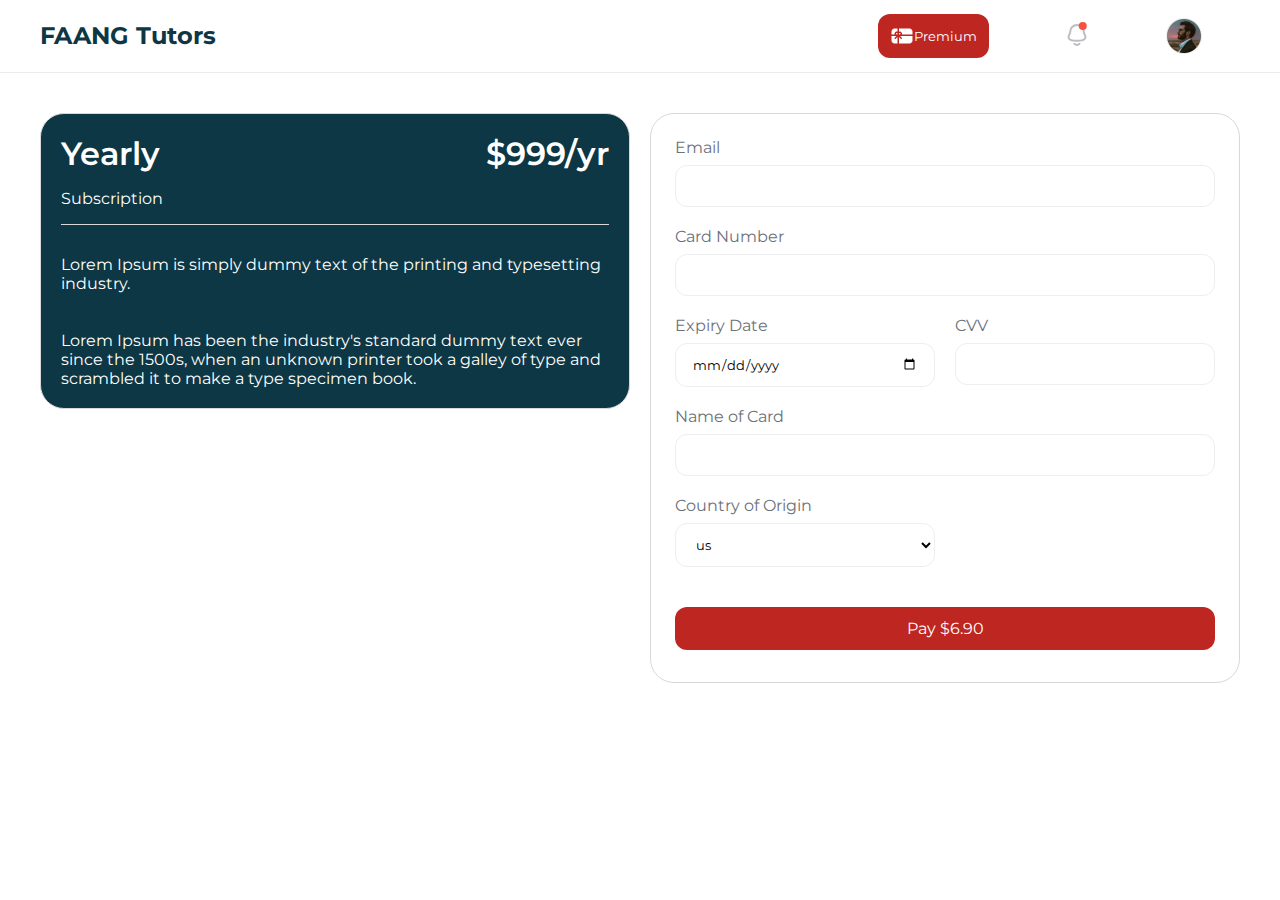
<file: payment.html>
<!DOCTYPE html>
<html lang="en">
  <head>
    <meta charset="UTF-8" />
    <meta http-equiv="X-UA-Compatible" content="IE=edge" />
    <meta name="viewport" content="width=device-width, initial-scale=1.0" />
    <link rel="stylesheet" href="./styles.css" />
    <link rel="preconnect" href="https://fonts.googleapis.com" />
    <link rel="preconnect" href="https://fonts.gstatic.com" crossorigin />
    <link
      href="https://fonts.googleapis.com/css2?family=Montserrat:wght@100;400;500;600;900&display=swap"
      rel="stylesheet"
    />
    <title>Payment</title>
  </head>
  <body>
    <div class="header-bar">
      <div class="header-bar-wrapper">
        <h1>FAANG Tutors</h1>
        <div class="inner-nav">
          <div class="inner-inner-nav">
            <button class="premium-button">
              <svg
                width="24"
                height="24"
                viewBox="0 0 24 24"
                fill="none"
                xmlns="http://www.w3.org/2000/svg"
              >
                <path
                  d="M4.5 4.5H7.5V7.6275C7.09934 7.48546 6.66663 7.45982 6.252 7.55356C5.83737 7.64731 5.45777 7.85659 5.15718 8.15718C4.85659 8.45777 4.64731 8.83737 4.55356 9.252C4.45982 9.66663 4.48546 10.0993 4.6275 10.5H1.5V7.5C1.5 6.70435 1.81607 5.94129 2.37868 5.37868C2.94129 4.81607 3.70435 4.5 4.5 4.5Z"
                  fill="white"
                />
                <path
                  d="M9 13.0605L10.719 14.781C10.8598 14.9218 11.0508 15.0009 11.25 15.0009C11.4492 15.0009 11.6402 14.9218 11.781 14.781C11.9218 14.6402 12.0009 14.4492 12.0009 14.25C12.0009 14.0508 11.9218 13.8598 11.781 13.719L10.0605 12H22.5V16.5C22.5 17.2956 22.1839 18.0587 21.6213 18.6213C21.0587 19.1839 20.2956 19.5 19.5 19.5H9V13.0605Z"
                  fill="white"
                />
                <path
                  d="M6.4395 12L4.719 13.719C4.57817 13.8598 4.49905 14.0508 4.49905 14.25C4.49905 14.4492 4.57817 14.6402 4.719 14.781C4.85983 14.9218 5.05084 15.0009 5.25 15.0009C5.44916 15.0009 5.64017 14.9218 5.781 14.781L7.5 13.0605V19.5H4.5C3.70435 19.5 2.94129 19.1839 2.37868 18.6213C1.81607 18.0587 1.5 17.2956 1.5 16.5V12H6.4395Z"
                  fill="white"
                />
                <path
                  d="M11.8725 10.5C12.0145 10.0993 12.0402 9.66663 11.9464 9.252C11.8527 8.83737 11.6434 8.45777 11.3428 8.15718C11.0422 7.85659 10.6626 7.64731 10.248 7.55356C9.83337 7.45982 9.40066 7.48546 9 7.6275V4.5H19.5C20.2956 4.5 21.0587 4.81607 21.6213 5.37868C22.1839 5.94129 22.5 6.70435 22.5 7.5V10.5H11.8725Z"
                  fill="white"
                />
                <path
                  d="M9 9.75V10.5H9.75C9.89834 10.5 10.0433 10.456 10.1667 10.3736C10.29 10.2912 10.3861 10.1741 10.4429 10.037C10.4997 9.89997 10.5145 9.74917 10.4856 9.60368C10.4566 9.4582 10.3852 9.32456 10.2803 9.21967C10.1754 9.11478 10.0418 9.04335 9.89632 9.01441C9.75083 8.98547 9.60003 9.00032 9.46299 9.05709C9.32594 9.11386 9.20881 9.20999 9.1264 9.33332C9.04399 9.45666 9 9.60166 9 9.75Z"
                  fill="white"
                />
                <path
                  d="M7.5 9.75V10.5H6.75C6.60166 10.5 6.45666 10.456 6.33332 10.3736C6.20999 10.2912 6.11386 10.1741 6.05709 10.037C6.00032 9.89997 5.98547 9.74917 6.01441 9.60368C6.04335 9.4582 6.11478 9.32456 6.21967 9.21967C6.32456 9.11478 6.4582 9.04335 6.60368 9.01441C6.74917 8.98547 6.89997 9.00032 7.03701 9.05709C7.17406 9.11386 7.29119 9.20999 7.3736 9.33332C7.45601 9.45666 7.5 9.60166 7.5 9.75Z"
                  fill="white"
                />
              </svg>
              Premium
            </button>
            <div class="noti-icon">
              <svg
                width="24"
                height="24"
                viewBox="0 0 24 24"
                fill="none"
                xmlns="http://www.w3.org/2000/svg"
              >
                <path
                  fill-rule="evenodd"
                  clip-rule="evenodd"
                  d="M12 18.8476C17.6392 18.8476 20.2481 18.1242 20.5 15.2205C20.5 12.3188 18.6812 12.5054 18.6812 8.94511C18.6812 6.16414 16.0452 3 12 3C7.95477 3 5.31885 6.16414 5.31885 8.94511C5.31885 12.5054 3.5 12.3188 3.5 15.2205C3.75295 18.1352 6.36177 18.8476 12 18.8476Z"
                  stroke="#BDBCC2"
                  stroke-width="2"
                  stroke-linecap="round"
                  stroke-linejoin="round"
                />
                <ellipse cx="17.75" cy="4" rx="4" ry="4" fill="#F5533E" />
                <path
                  d="M14.3889 21.8572C13.0247 23.372 10.8967 23.3899 9.51953 21.8572"
                  stroke="#BDBCC2"
                  stroke-width="2"
                  stroke-linecap="round"
                  stroke-linejoin="round"
                />
              </svg>
            </div>
            <img src="./nav-profile.png" alt="nav profile" />
          </div>
        </div>
      </div>
    </div>
    <div class="payment-wrapper">
      <div class="card-grid-container">
        <div class="card darkblue darkblue-color">
          <div class="card-head-wrapper">
            <div class="card-head">
              <p class="head-text darkblue-color">Yearly</p>
              <p class="head-text darkblue-color">
                $999<span class="darkblue-color">/yr</span>
              </p>
            </div>
            <p>Subscription</p>
          </div>
          <div class="card-body">
            Lorem Ipsum is simply dummy text of the printing and typesetting
            industry.<br /><br /><br />
            Lorem Ipsum has been the industry's standard dummy text ever since
            the 1500s, when an unknown printer took a galley of type and
            scrambled it to make a type specimen book.
          </div>
        </div>
      </div>
      <div class="payment-form">
        <form>
          <label for="email">Email</label>
          <input type="text" />
          <label for="card-number">Card Number</label>
          <input type="tel" />
          <div class="ex-date">
            <div class="item">
              <label for="number">Expiry Date</label>
              <input type="date" />
            </div>
            <div class="item">
              <label for="cvv">CVV</label>
              <input type="tell" />
            </div>
          </div>
          <label for="card-number">Name of Card</label>
          <input type="tel" />
          <label for="card-number">Country of Origin</label>
          <div class="ex-date">
            <select name="" id="">
              <option value="">us</option>
              <option value="">us</option>
              <option value="">us</option>
              <option value="">us</option>
            </select>
          </div>
          <a class="button-red" href="/description.html">
            Pay $6.90
          </a>
        </form>
      </div>
    </div>
  </body>
</html>
</file>
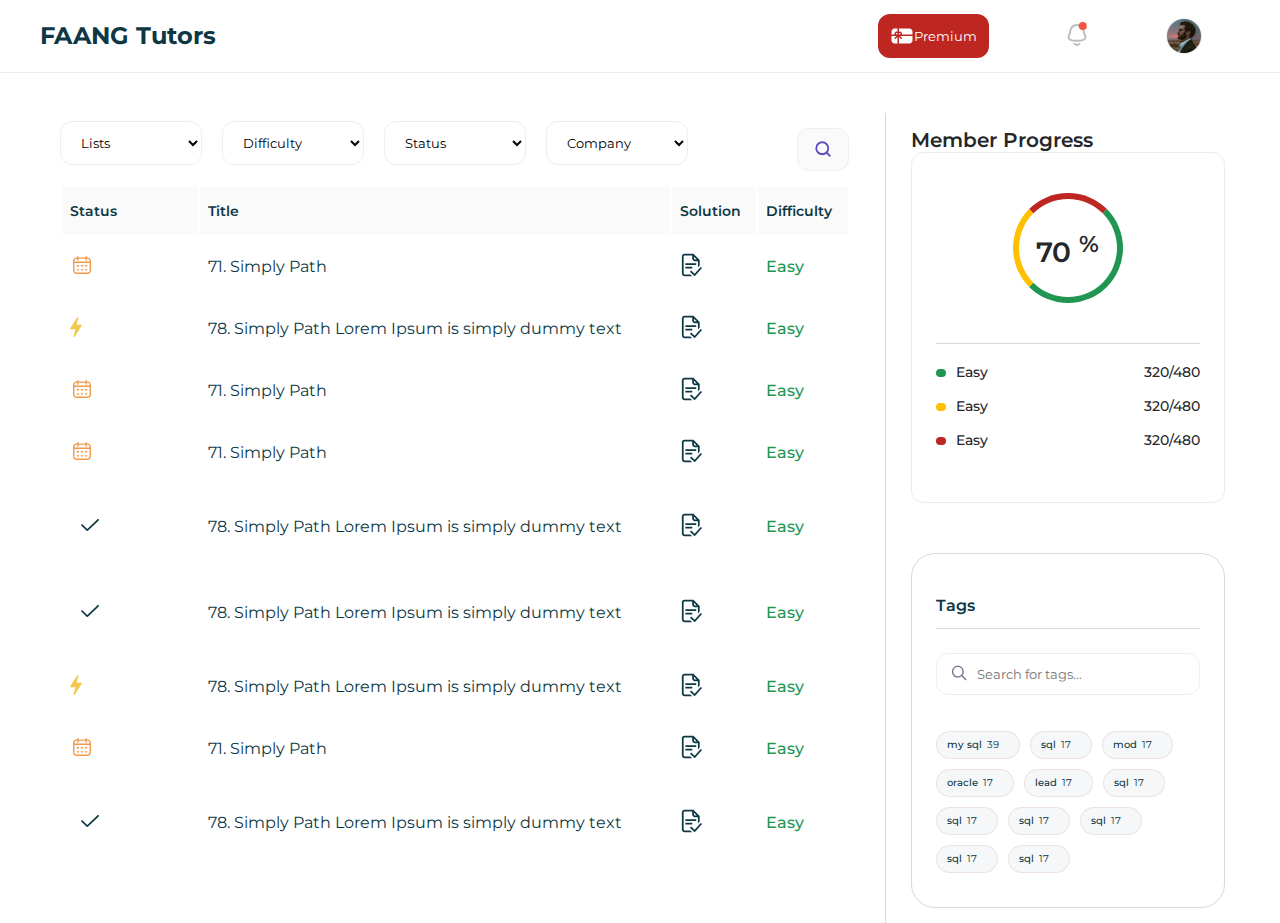
<file: problems.html>
<!DOCTYPE html>
<html lang="en">
  <head>
    <meta charset="UTF-8" />
    <meta http-equiv="X-UA-Compatible" content="IE=edge" />
    <meta name="viewport" content="width=device-width, initial-scale=1.0" />
    <link rel="stylesheet" href="./styles.css" />
    <link rel="preconnect" href="https://fonts.googleapis.com" />
    <link rel="preconnect" href="https://fonts.gstatic.com" crossorigin />
    <link
      href="https://fonts.googleapis.com/css2?family=Montserrat:wght@100;400;500;600;900&display=swap"
      rel="stylesheet"
    />
    <title>Problems</title>
  </head>
  <body>
    <div class="header-bar">
      <div class="header-bar-wrapper">
        <h1>FAANG Tutors</h1>
        <div class="inner-nav">
          <div class="inner-inner-nav">
            <button class="premium-button">
              <svg
                width="24"
                height="24"
                viewBox="0 0 24 24"
                fill="none"
                xmlns="http://www.w3.org/2000/svg"
              >
                <path
                  d="M4.5 4.5H7.5V7.6275C7.09934 7.48546 6.66663 7.45982 6.252 7.55356C5.83737 7.64731 5.45777 7.85659 5.15718 8.15718C4.85659 8.45777 4.64731 8.83737 4.55356 9.252C4.45982 9.66663 4.48546 10.0993 4.6275 10.5H1.5V7.5C1.5 6.70435 1.81607 5.94129 2.37868 5.37868C2.94129 4.81607 3.70435 4.5 4.5 4.5Z"
                  fill="white"
                />
                <path
                  d="M9 13.0605L10.719 14.781C10.8598 14.9218 11.0508 15.0009 11.25 15.0009C11.4492 15.0009 11.6402 14.9218 11.781 14.781C11.9218 14.6402 12.0009 14.4492 12.0009 14.25C12.0009 14.0508 11.9218 13.8598 11.781 13.719L10.0605 12H22.5V16.5C22.5 17.2956 22.1839 18.0587 21.6213 18.6213C21.0587 19.1839 20.2956 19.5 19.5 19.5H9V13.0605Z"
                  fill="white"
                />
                <path
                  d="M6.4395 12L4.719 13.719C4.57817 13.8598 4.49905 14.0508 4.49905 14.25C4.49905 14.4492 4.57817 14.6402 4.719 14.781C4.85983 14.9218 5.05084 15.0009 5.25 15.0009C5.44916 15.0009 5.64017 14.9218 5.781 14.781L7.5 13.0605V19.5H4.5C3.70435 19.5 2.94129 19.1839 2.37868 18.6213C1.81607 18.0587 1.5 17.2956 1.5 16.5V12H6.4395Z"
                  fill="white"
                />
                <path
                  d="M11.8725 10.5C12.0145 10.0993 12.0402 9.66663 11.9464 9.252C11.8527 8.83737 11.6434 8.45777 11.3428 8.15718C11.0422 7.85659 10.6626 7.64731 10.248 7.55356C9.83337 7.45982 9.40066 7.48546 9 7.6275V4.5H19.5C20.2956 4.5 21.0587 4.81607 21.6213 5.37868C22.1839 5.94129 22.5 6.70435 22.5 7.5V10.5H11.8725Z"
                  fill="white"
                />
                <path
                  d="M9 9.75V10.5H9.75C9.89834 10.5 10.0433 10.456 10.1667 10.3736C10.29 10.2912 10.3861 10.1741 10.4429 10.037C10.4997 9.89997 10.5145 9.74917 10.4856 9.60368C10.4566 9.4582 10.3852 9.32456 10.2803 9.21967C10.1754 9.11478 10.0418 9.04335 9.89632 9.01441C9.75083 8.98547 9.60003 9.00032 9.46299 9.05709C9.32594 9.11386 9.20881 9.20999 9.1264 9.33332C9.04399 9.45666 9 9.60166 9 9.75Z"
                  fill="white"
                />
                <path
                  d="M7.5 9.75V10.5H6.75C6.60166 10.5 6.45666 10.456 6.33332 10.3736C6.20999 10.2912 6.11386 10.1741 6.05709 10.037C6.00032 9.89997 5.98547 9.74917 6.01441 9.60368C6.04335 9.4582 6.11478 9.32456 6.21967 9.21967C6.32456 9.11478 6.4582 9.04335 6.60368 9.01441C6.74917 8.98547 6.89997 9.00032 7.03701 9.05709C7.17406 9.11386 7.29119 9.20999 7.3736 9.33332C7.45601 9.45666 7.5 9.60166 7.5 9.75Z"
                  fill="white"
                />
              </svg>
              Premium
            </button>
            <div class="noti-icon">
              <svg
                width="24"
                height="24"
                viewBox="0 0 24 24"
                fill="none"
                xmlns="http://www.w3.org/2000/svg"
              >
                <path
                  fill-rule="evenodd"
                  clip-rule="evenodd"
                  d="M12 18.8476C17.6392 18.8476 20.2481 18.1242 20.5 15.2205C20.5 12.3188 18.6812 12.5054 18.6812 8.94511C18.6812 6.16414 16.0452 3 12 3C7.95477 3 5.31885 6.16414 5.31885 8.94511C5.31885 12.5054 3.5 12.3188 3.5 15.2205C3.75295 18.1352 6.36177 18.8476 12 18.8476Z"
                  stroke="#BDBCC2"
                  stroke-width="2"
                  stroke-linecap="round"
                  stroke-linejoin="round"
                />
                <ellipse cx="17.75" cy="4" rx="4" ry="4" fill="#F5533E" />
                <path
                  d="M14.3889 21.8572C13.0247 23.372 10.8967 23.3899 9.51953 21.8572"
                  stroke="#BDBCC2"
                  stroke-width="2"
                  stroke-linecap="round"
                  stroke-linejoin="round"
                />
              </svg>
            </div>
            <img
              onclick="handleClick()"
              class="nav-profile"
              src="./nav-profile.png"
              alt="nav profile"
            />
          </div>
          <div class="helper">
            <p>
              <a style="color: #262628" href="./problems.html"
                >Your Performance</a
              >
            </p>
            <p>
              <a style="color: #262628" href="./profile.html"
                >Account Setting</a
              >
            </p>
            <p class="logout" style="border-bottom: none">
              Logout
              <svg
                width="24"
                height="24"
                viewBox="0 0 24 24"
                fill="none"
                xmlns="http://www.w3.org/2000/svg"
              >
                <g clip-path="url(#clip0_29_3014)">
                  <path
                    d="M11.9602 21.9668H2.99002C2.43984 21.9668 1.99336 21.5202 1.99336 20.9701V3.02987C1.99336 2.4797 2.43989 2.03322 2.99002 2.03322H11.9602C12.5113 2.03322 12.9568 1.58772 12.9568 1.03656C12.9568 0.485404 12.5113 0.0398102 11.9602 0.0398102H2.99002C1.34152 0.0398102 0 1.38137 0 3.02987V20.9701C0 22.6186 1.34152 23.9601 2.99002 23.9601H11.9602C12.5113 23.9601 12.9568 23.5146 12.9568 22.9634C12.9568 22.4123 12.5113 21.9668 11.9602 21.9668Z"
                    fill="#BE2622"
                  />
                  <path
                    d="M23.7032 11.2905L17.6434 5.31041C17.2527 4.92369 16.6208 4.9287 16.2341 5.32039C15.8474 5.71208 15.8513 6.34297 16.2441 6.72969L20.5746 11.0034H8.97029C8.41913 11.0034 7.97363 11.4489 7.97363 12.0001C7.97363 12.5512 8.41913 12.9968 8.97029 12.9968H20.5746L16.2441 17.2705C15.8514 17.6572 15.8484 18.2881 16.2341 18.6798C16.4294 18.8772 16.6866 18.9768 16.9437 18.9768C17.1969 18.9768 17.45 18.8811 17.6434 18.6897L23.7032 12.7097C23.8926 12.5223 24.0002 12.2671 24.0002 12C24.0002 11.733 23.8936 11.4789 23.7032 11.2905Z"
                    fill="#BE2622"
                  />
                </g>
                <defs>
                  <clipPath id="clip0_29_3014">
                    <rect width="24" height="24" fill="white" />
                  </clipPath>
                </defs>
              </svg>
            </p>
          </div>
        </div>
      </div>
    </div>
    <div class="problems-wrapper">
      <div class="table-view">
        <div class="table-selectors">
          <select name="lists">
            <option value="lists">Lists</option>
            <option value="lists">Lists</option>
          </select>
          <select name="diff">
            <option value="Difficulty">Difficulty</option>
            <option value="Difficulty">Difficulty</option>
          </select>
          <select name="Status">
            <option value="Status">Status</option>
            <option value="Status">Status</option>
          </select>
          <select name="Company">
            <option value="Company">Company</option>
            <option value="Company">Company</option>
          </select>
          <div class="selectors-search-wrapper">
            <div class="search">
              <svg
                width="20"
                height="20"
                viewBox="0 0 20 20"
                fill="none"
                xmlns="http://www.w3.org/2000/svg"
              >
                <path
                  d="M9.16667 15.8333C12.8486 15.8333 15.8333 12.8486 15.8333 9.16667C15.8333 5.48477 12.8486 2.5 9.16667 2.5C5.48477 2.5 2.5 5.48477 2.5 9.16667C2.5 12.8486 5.48477 15.8333 9.16667 15.8333Z"
                  stroke="#5B4DBE"
                  stroke-width="2"
                  stroke-linecap="round"
                  stroke-linejoin="round"
                />
                <path
                  d="M17.5 17.5L13.875 13.875"
                  stroke="#5B4DBE"
                  stroke-width="2"
                  stroke-linecap="round"
                  stroke-linejoin="round"
                />
              </svg>
            </div>
          </div>
        </div>
        <div class="table-header">
          <table>
            <thead>
              <tr class="table-header">
                <th>Status</th>
                <th>Title</th>
                <th>Solution</th>
                <th>Difficulty</th>
              </tr>
            </thead>
            <tr>
              <td>
                <svg
                  width="24"
                  height="24"
                  viewBox="0 0 24 24"
                  fill="none"
                  xmlns="http://www.w3.org/2000/svg"
                >
                  <path
                    d="M17.5272 4.38279H16.8555V3.70311C16.8555 3.31477 16.5407 2.99998 16.1524 2.99998C15.7641 2.99998 15.4493 3.31477 15.4493 3.70311V4.38279H8.55067V3.70311C8.55067 3.31477 8.23588 2.99998 7.84754 2.99998C7.4592 2.99998 7.14441 3.31477 7.14441 3.70311V4.38279H6.47275C4.55565 4.38279 2.99597 5.94246 2.99597 7.85953V17.5232C2.99597 19.4403 4.55565 21 6.47275 21H17.5273C19.4443 21 21.004 19.4403 21.004 17.5232V7.85953C21.004 5.94246 19.4443 4.38279 17.5272 4.38279ZM6.47275 5.78904H7.14441V7.16013C7.14441 7.54847 7.4592 7.86326 7.84754 7.86326C8.23588 7.86326 8.55067 7.54847 8.55067 7.16013V5.78904H15.4493V7.16013C15.4493 7.54847 15.7641 7.86326 16.1524 7.86326C16.5408 7.86326 16.8556 7.54847 16.8556 7.16013V5.78904H17.5273C18.6689 5.78904 19.5978 6.71787 19.5978 7.85953V8.53123H4.40222V7.85953C4.40222 6.71787 5.33105 5.78904 6.47275 5.78904ZM17.5272 19.5937H6.47275C5.33105 19.5937 4.40222 18.6649 4.40222 17.5232V9.93748H19.5978V17.5232C19.5978 18.6649 18.6689 19.5937 17.5272 19.5937ZM9.24209 12.7031C9.24209 13.0915 8.9273 13.4062 8.53896 13.4062H7.15616C6.76782 13.4062 6.45303 13.0915 6.45303 12.7031C6.45303 12.3148 6.76782 12 7.15616 12H8.53896C8.92726 12 9.24209 12.3148 9.24209 12.7031ZM17.547 12.7031C17.547 13.0915 17.2322 13.4062 16.8439 13.4062H15.4611C15.0727 13.4062 14.7579 13.0915 14.7579 12.7031C14.7579 12.3148 15.0727 12 15.4611 12H16.8439C17.2322 12 17.547 12.3148 17.547 12.7031ZM13.3905 12.7031C13.3905 13.0915 13.0757 13.4062 12.6874 13.4062H11.3046C10.9163 13.4062 10.6015 13.0915 10.6015 12.7031C10.6015 12.3148 10.9163 12 11.3046 12H12.6874C13.0757 12 13.3905 12.3148 13.3905 12.7031ZM9.24209 16.8516C9.24209 17.2399 8.9273 17.5547 8.53896 17.5547H7.15616C6.76782 17.5547 6.45303 17.2399 6.45303 16.8516C6.45303 16.4632 6.76782 16.1484 7.15616 16.1484H8.53896C8.92726 16.1484 9.24209 16.4632 9.24209 16.8516ZM17.547 16.8516C17.547 17.2399 17.2322 17.5547 16.8439 17.5547H15.4611C15.0727 17.5547 14.7579 17.2399 14.7579 16.8516C14.7579 16.4632 15.0727 16.1484 15.4611 16.1484H16.8439C17.2322 16.1484 17.547 16.4632 17.547 16.8516ZM13.3905 16.8516C13.3905 17.2399 13.0757 17.5547 12.6874 17.5547H11.3046C10.9163 17.5547 10.6015 17.2399 10.6015 16.8516C10.6015 16.4632 10.9163 16.1484 11.3046 16.1484H12.6874C13.0757 16.1484 13.3905 16.4632 13.3905 16.8516Z"
                    fill="#F2994A"
                  />
                </svg>
              </td>
              <td class="table-tr-title">71. Simply Path</td>
              <td>
                <svg
                  width="24"
                  height="24"
                  viewBox="0 0 24 24"
                  fill="none"
                  xmlns="http://www.w3.org/2000/svg"
                >
                  <path
                    d="M22.0168 15.1054L14.712 23.2383L9.96231 18.7171L11.1727 17.4456L14.6135 20.7209L20.7108 13.9322L22.0168 15.1054ZM10.2904 21.4529L12.1346 23.2083H4.51117C3.05919 23.2083 1.87788 22.0272 1.87788 20.5752V3.37157C1.87788 1.91945 3.05919 0.738281 4.51117 0.738281H13.4534L19.6911 7.00791V12.5307L17.9404 14.4546V8.24771H14.8196C13.3678 8.24771 12.1864 7.06655 12.1864 5.6147V2.49362H4.51117C4.02708 2.49362 3.63336 2.88748 3.63336 3.37157V20.5752C3.63336 21.0591 4.02708 21.4529 4.51117 21.4529H10.2904ZM14.8196 6.49237H16.7057L13.942 3.71709V5.6147C13.942 6.09851 14.3357 6.49237 14.8196 6.49237ZM5.38898 15.616H12.2791V13.8604H5.38898V15.616ZM16.1851 10.3497H5.38898V12.105H16.1851V10.3497Z"
                    fill="#0D3744"
                  />
                </svg>
              </td>
              <td class="difficulty-text">Easy</td>
            </tr>
            <tr>
              <td>
                <svg
                  width="12"
                  height="20"
                  viewBox="0 0 12 20"
                  fill="none"
                  xmlns="http://www.w3.org/2000/svg"
                >
                  <path
                    d="M3.9633 19.9525C4.23422 20.0656 4.54922 19.9712 4.70745 19.7271L11.9074 8.55523C12.024 8.37441 12.031 8.14609 11.9255 7.95956C11.8201 7.77245 11.6185 7.65628 11.3999 7.65628H6.59471L8.38181 0.730146C8.45389 0.450341 8.30797 0.161357 8.0367 0.0474897C7.76718 -0.0657916 7.45018 0.0291694 7.29254 0.272919L0.092627 11.4448C-0.0239717 11.6256 -0.0310117 11.8539 0.0744671 12.0405C0.179946 12.2276 0.381504 12.3437 0.600061 12.3437H5.40529L3.61819 19.2699C3.54611 19.5497 3.69199 19.8387 3.9633 19.9525Z"
                    fill="#F2C94C"
                  />
                </svg>
              </td>
              <td class="table-tr-title">
                78. Simply Path Lorem Ipsum is simply dummy text
              </td>
              <td>
                <svg
                  width="24"
                  height="24"
                  viewBox="0 0 24 24"
                  fill="none"
                  xmlns="http://www.w3.org/2000/svg"
                >
                  <path
                    d="M22.0168 15.1054L14.712 23.2383L9.96231 18.7171L11.1727 17.4456L14.6135 20.7209L20.7108 13.9322L22.0168 15.1054ZM10.2904 21.4529L12.1346 23.2083H4.51117C3.05919 23.2083 1.87788 22.0272 1.87788 20.5752V3.37157C1.87788 1.91945 3.05919 0.738281 4.51117 0.738281H13.4534L19.6911 7.00791V12.5307L17.9404 14.4546V8.24771H14.8196C13.3678 8.24771 12.1864 7.06655 12.1864 5.6147V2.49362H4.51117C4.02708 2.49362 3.63336 2.88748 3.63336 3.37157V20.5752C3.63336 21.0591 4.02708 21.4529 4.51117 21.4529H10.2904ZM14.8196 6.49237H16.7057L13.942 3.71709V5.6147C13.942 6.09851 14.3357 6.49237 14.8196 6.49237ZM5.38898 15.616H12.2791V13.8604H5.38898V15.616ZM16.1851 10.3497H5.38898V12.105H16.1851V10.3497Z"
                    fill="#0D3744"
                  />
                </svg>
              </td>
              <td class="difficulty-text">Easy</td>
            </tr>
            <tr>
              <td>
                <svg
                  width="24"
                  height="24"
                  viewBox="0 0 24 24"
                  fill="none"
                  xmlns="http://www.w3.org/2000/svg"
                >
                  <path
                    d="M17.5272 4.38279H16.8555V3.70311C16.8555 3.31477 16.5407 2.99998 16.1524 2.99998C15.7641 2.99998 15.4493 3.31477 15.4493 3.70311V4.38279H8.55067V3.70311C8.55067 3.31477 8.23588 2.99998 7.84754 2.99998C7.4592 2.99998 7.14441 3.31477 7.14441 3.70311V4.38279H6.47275C4.55565 4.38279 2.99597 5.94246 2.99597 7.85953V17.5232C2.99597 19.4403 4.55565 21 6.47275 21H17.5273C19.4443 21 21.004 19.4403 21.004 17.5232V7.85953C21.004 5.94246 19.4443 4.38279 17.5272 4.38279ZM6.47275 5.78904H7.14441V7.16013C7.14441 7.54847 7.4592 7.86326 7.84754 7.86326C8.23588 7.86326 8.55067 7.54847 8.55067 7.16013V5.78904H15.4493V7.16013C15.4493 7.54847 15.7641 7.86326 16.1524 7.86326C16.5408 7.86326 16.8556 7.54847 16.8556 7.16013V5.78904H17.5273C18.6689 5.78904 19.5978 6.71787 19.5978 7.85953V8.53123H4.40222V7.85953C4.40222 6.71787 5.33105 5.78904 6.47275 5.78904ZM17.5272 19.5937H6.47275C5.33105 19.5937 4.40222 18.6649 4.40222 17.5232V9.93748H19.5978V17.5232C19.5978 18.6649 18.6689 19.5937 17.5272 19.5937ZM9.24209 12.7031C9.24209 13.0915 8.9273 13.4062 8.53896 13.4062H7.15616C6.76782 13.4062 6.45303 13.0915 6.45303 12.7031C6.45303 12.3148 6.76782 12 7.15616 12H8.53896C8.92726 12 9.24209 12.3148 9.24209 12.7031ZM17.547 12.7031C17.547 13.0915 17.2322 13.4062 16.8439 13.4062H15.4611C15.0727 13.4062 14.7579 13.0915 14.7579 12.7031C14.7579 12.3148 15.0727 12 15.4611 12H16.8439C17.2322 12 17.547 12.3148 17.547 12.7031ZM13.3905 12.7031C13.3905 13.0915 13.0757 13.4062 12.6874 13.4062H11.3046C10.9163 13.4062 10.6015 13.0915 10.6015 12.7031C10.6015 12.3148 10.9163 12 11.3046 12H12.6874C13.0757 12 13.3905 12.3148 13.3905 12.7031ZM9.24209 16.8516C9.24209 17.2399 8.9273 17.5547 8.53896 17.5547H7.15616C6.76782 17.5547 6.45303 17.2399 6.45303 16.8516C6.45303 16.4632 6.76782 16.1484 7.15616 16.1484H8.53896C8.92726 16.1484 9.24209 16.4632 9.24209 16.8516ZM17.547 16.8516C17.547 17.2399 17.2322 17.5547 16.8439 17.5547H15.4611C15.0727 17.5547 14.7579 17.2399 14.7579 16.8516C14.7579 16.4632 15.0727 16.1484 15.4611 16.1484H16.8439C17.2322 16.1484 17.547 16.4632 17.547 16.8516ZM13.3905 16.8516C13.3905 17.2399 13.0757 17.5547 12.6874 17.5547H11.3046C10.9163 17.5547 10.6015 17.2399 10.6015 16.8516C10.6015 16.4632 10.9163 16.1484 11.3046 16.1484H12.6874C13.0757 16.1484 13.3905 16.4632 13.3905 16.8516Z"
                    fill="#F2994A"
                  />
                </svg>
              </td>
              <td class="table-tr-title">71. Simply Path</td>
              <td>
                <svg
                  width="24"
                  height="24"
                  viewBox="0 0 24 24"
                  fill="none"
                  xmlns="http://www.w3.org/2000/svg"
                >
                  <path
                    d="M22.0168 15.1054L14.712 23.2383L9.96231 18.7171L11.1727 17.4456L14.6135 20.7209L20.7108 13.9322L22.0168 15.1054ZM10.2904 21.4529L12.1346 23.2083H4.51117C3.05919 23.2083 1.87788 22.0272 1.87788 20.5752V3.37157C1.87788 1.91945 3.05919 0.738281 4.51117 0.738281H13.4534L19.6911 7.00791V12.5307L17.9404 14.4546V8.24771H14.8196C13.3678 8.24771 12.1864 7.06655 12.1864 5.6147V2.49362H4.51117C4.02708 2.49362 3.63336 2.88748 3.63336 3.37157V20.5752C3.63336 21.0591 4.02708 21.4529 4.51117 21.4529H10.2904ZM14.8196 6.49237H16.7057L13.942 3.71709V5.6147C13.942 6.09851 14.3357 6.49237 14.8196 6.49237ZM5.38898 15.616H12.2791V13.8604H5.38898V15.616ZM16.1851 10.3497H5.38898V12.105H16.1851V10.3497Z"
                    fill="#0D3744"
                  />
                </svg>
              </td>
              <td class="difficulty-text">Easy</td>
            </tr>
            <tr>
              <td>
                <svg
                  width="24"
                  height="24"
                  viewBox="0 0 24 24"
                  fill="none"
                  xmlns="http://www.w3.org/2000/svg"
                >
                  <path
                    d="M17.5272 4.38279H16.8555V3.70311C16.8555 3.31477 16.5407 2.99998 16.1524 2.99998C15.7641 2.99998 15.4493 3.31477 15.4493 3.70311V4.38279H8.55067V3.70311C8.55067 3.31477 8.23588 2.99998 7.84754 2.99998C7.4592 2.99998 7.14441 3.31477 7.14441 3.70311V4.38279H6.47275C4.55565 4.38279 2.99597 5.94246 2.99597 7.85953V17.5232C2.99597 19.4403 4.55565 21 6.47275 21H17.5273C19.4443 21 21.004 19.4403 21.004 17.5232V7.85953C21.004 5.94246 19.4443 4.38279 17.5272 4.38279ZM6.47275 5.78904H7.14441V7.16013C7.14441 7.54847 7.4592 7.86326 7.84754 7.86326C8.23588 7.86326 8.55067 7.54847 8.55067 7.16013V5.78904H15.4493V7.16013C15.4493 7.54847 15.7641 7.86326 16.1524 7.86326C16.5408 7.86326 16.8556 7.54847 16.8556 7.16013V5.78904H17.5273C18.6689 5.78904 19.5978 6.71787 19.5978 7.85953V8.53123H4.40222V7.85953C4.40222 6.71787 5.33105 5.78904 6.47275 5.78904ZM17.5272 19.5937H6.47275C5.33105 19.5937 4.40222 18.6649 4.40222 17.5232V9.93748H19.5978V17.5232C19.5978 18.6649 18.6689 19.5937 17.5272 19.5937ZM9.24209 12.7031C9.24209 13.0915 8.9273 13.4062 8.53896 13.4062H7.15616C6.76782 13.4062 6.45303 13.0915 6.45303 12.7031C6.45303 12.3148 6.76782 12 7.15616 12H8.53896C8.92726 12 9.24209 12.3148 9.24209 12.7031ZM17.547 12.7031C17.547 13.0915 17.2322 13.4062 16.8439 13.4062H15.4611C15.0727 13.4062 14.7579 13.0915 14.7579 12.7031C14.7579 12.3148 15.0727 12 15.4611 12H16.8439C17.2322 12 17.547 12.3148 17.547 12.7031ZM13.3905 12.7031C13.3905 13.0915 13.0757 13.4062 12.6874 13.4062H11.3046C10.9163 13.4062 10.6015 13.0915 10.6015 12.7031C10.6015 12.3148 10.9163 12 11.3046 12H12.6874C13.0757 12 13.3905 12.3148 13.3905 12.7031ZM9.24209 16.8516C9.24209 17.2399 8.9273 17.5547 8.53896 17.5547H7.15616C6.76782 17.5547 6.45303 17.2399 6.45303 16.8516C6.45303 16.4632 6.76782 16.1484 7.15616 16.1484H8.53896C8.92726 16.1484 9.24209 16.4632 9.24209 16.8516ZM17.547 16.8516C17.547 17.2399 17.2322 17.5547 16.8439 17.5547H15.4611C15.0727 17.5547 14.7579 17.2399 14.7579 16.8516C14.7579 16.4632 15.0727 16.1484 15.4611 16.1484H16.8439C17.2322 16.1484 17.547 16.4632 17.547 16.8516ZM13.3905 16.8516C13.3905 17.2399 13.0757 17.5547 12.6874 17.5547H11.3046C10.9163 17.5547 10.6015 17.2399 10.6015 16.8516C10.6015 16.4632 10.9163 16.1484 11.3046 16.1484H12.6874C13.0757 16.1484 13.3905 16.4632 13.3905 16.8516Z"
                    fill="#F2994A"
                  />
                </svg>
              </td>
              <td class="table-tr-title">71. Simply Path</td>
              <td>
                <svg
                  width="24"
                  height="24"
                  viewBox="0 0 24 24"
                  fill="none"
                  xmlns="http://www.w3.org/2000/svg"
                >
                  <path
                    d="M22.0168 15.1054L14.712 23.2383L9.96231 18.7171L11.1727 17.4456L14.6135 20.7209L20.7108 13.9322L22.0168 15.1054ZM10.2904 21.4529L12.1346 23.2083H4.51117C3.05919 23.2083 1.87788 22.0272 1.87788 20.5752V3.37157C1.87788 1.91945 3.05919 0.738281 4.51117 0.738281H13.4534L19.6911 7.00791V12.5307L17.9404 14.4546V8.24771H14.8196C13.3678 8.24771 12.1864 7.06655 12.1864 5.6147V2.49362H4.51117C4.02708 2.49362 3.63336 2.88748 3.63336 3.37157V20.5752C3.63336 21.0591 4.02708 21.4529 4.51117 21.4529H10.2904ZM14.8196 6.49237H16.7057L13.942 3.71709V5.6147C13.942 6.09851 14.3357 6.49237 14.8196 6.49237ZM5.38898 15.616H12.2791V13.8604H5.38898V15.616ZM16.1851 10.3497H5.38898V12.105H16.1851V10.3497Z"
                    fill="#0D3744"
                  />
                </svg>
              </td>
              <td class="difficulty-text">Easy</td>
            </tr>
            <tr>
              <td>
                <svg
                  width="108"
                  height="48"
                  viewBox="0 0 108 48"
                  fill="none"
                  xmlns="http://www.w3.org/2000/svg"
                >
                  <rect width="108" height="48" fill="white" />
                  <path
                    d="M17.2945 30C17.0684 30 16.8422 29.9175 16.6699 29.7533L11.2591 24.5954C10.9136 24.2662 10.9136 23.734 11.2591 23.4048C11.6045 23.0756 12.1627 23.0756 12.5082 23.4048L17.2945 27.9671L27.4919 18.2469C27.8372 17.9177 28.3955 17.9177 28.741 18.2469C29.0863 18.5763 29.0863 19.1084 28.741 19.4377L17.9192 29.7533C17.7469 29.9175 17.5206 30 17.2945 30Z"
                    fill="#0D3744"
                  />
                </svg>
              </td>
              <td class="table-tr-title">
                78. Simply Path Lorem Ipsum is simply dummy text
              </td>
              <td>
                <svg
                  width="24"
                  height="24"
                  viewBox="0 0 24 24"
                  fill="none"
                  xmlns="http://www.w3.org/2000/svg"
                >
                  <path
                    d="M22.0168 15.1054L14.712 23.2383L9.96231 18.7171L11.1727 17.4456L14.6135 20.7209L20.7108 13.9322L22.0168 15.1054ZM10.2904 21.4529L12.1346 23.2083H4.51117C3.05919 23.2083 1.87788 22.0272 1.87788 20.5752V3.37157C1.87788 1.91945 3.05919 0.738281 4.51117 0.738281H13.4534L19.6911 7.00791V12.5307L17.9404 14.4546V8.24771H14.8196C13.3678 8.24771 12.1864 7.06655 12.1864 5.6147V2.49362H4.51117C4.02708 2.49362 3.63336 2.88748 3.63336 3.37157V20.5752C3.63336 21.0591 4.02708 21.4529 4.51117 21.4529H10.2904ZM14.8196 6.49237H16.7057L13.942 3.71709V5.6147C13.942 6.09851 14.3357 6.49237 14.8196 6.49237ZM5.38898 15.616H12.2791V13.8604H5.38898V15.616ZM16.1851 10.3497H5.38898V12.105H16.1851V10.3497Z"
                    fill="#0D3744"
                  />
                </svg>
              </td>
              <td class="difficulty-text">Easy</td>
            </tr>
            <tr>
              <td>
                <svg
                  width="108"
                  height="48"
                  viewBox="0 0 108 48"
                  fill="none"
                  xmlns="http://www.w3.org/2000/svg"
                >
                  <rect width="108" height="48" fill="white" />
                  <path
                    d="M17.2945 30C17.0684 30 16.8422 29.9175 16.6699 29.7533L11.2591 24.5954C10.9136 24.2662 10.9136 23.734 11.2591 23.4048C11.6045 23.0756 12.1627 23.0756 12.5082 23.4048L17.2945 27.9671L27.4919 18.2469C27.8372 17.9177 28.3955 17.9177 28.741 18.2469C29.0863 18.5763 29.0863 19.1084 28.741 19.4377L17.9192 29.7533C17.7469 29.9175 17.5206 30 17.2945 30Z"
                    fill="#0D3744"
                  />
                </svg>
              </td>
              <td class="table-tr-title">
                78. Simply Path Lorem Ipsum is simply dummy text
              </td>
              <td>
                <svg
                  width="24"
                  height="24"
                  viewBox="0 0 24 24"
                  fill="none"
                  xmlns="http://www.w3.org/2000/svg"
                >
                  <path
                    d="M22.0168 15.1054L14.712 23.2383L9.96231 18.7171L11.1727 17.4456L14.6135 20.7209L20.7108 13.9322L22.0168 15.1054ZM10.2904 21.4529L12.1346 23.2083H4.51117C3.05919 23.2083 1.87788 22.0272 1.87788 20.5752V3.37157C1.87788 1.91945 3.05919 0.738281 4.51117 0.738281H13.4534L19.6911 7.00791V12.5307L17.9404 14.4546V8.24771H14.8196C13.3678 8.24771 12.1864 7.06655 12.1864 5.6147V2.49362H4.51117C4.02708 2.49362 3.63336 2.88748 3.63336 3.37157V20.5752C3.63336 21.0591 4.02708 21.4529 4.51117 21.4529H10.2904ZM14.8196 6.49237H16.7057L13.942 3.71709V5.6147C13.942 6.09851 14.3357 6.49237 14.8196 6.49237ZM5.38898 15.616H12.2791V13.8604H5.38898V15.616ZM16.1851 10.3497H5.38898V12.105H16.1851V10.3497Z"
                    fill="#0D3744"
                  />
                </svg>
              </td>
              <td class="difficulty-text">Easy</td>
            </tr>
            <tr>
              <td>
                <svg
                  width="12"
                  height="20"
                  viewBox="0 0 12 20"
                  fill="none"
                  xmlns="http://www.w3.org/2000/svg"
                >
                  <path
                    d="M3.9633 19.9525C4.23422 20.0656 4.54922 19.9712 4.70745 19.7271L11.9074 8.55523C12.024 8.37441 12.031 8.14609 11.9255 7.95956C11.8201 7.77245 11.6185 7.65628 11.3999 7.65628H6.59471L8.38181 0.730146C8.45389 0.450341 8.30797 0.161357 8.0367 0.0474897C7.76718 -0.0657916 7.45018 0.0291694 7.29254 0.272919L0.092627 11.4448C-0.0239717 11.6256 -0.0310117 11.8539 0.0744671 12.0405C0.179946 12.2276 0.381504 12.3437 0.600061 12.3437H5.40529L3.61819 19.2699C3.54611 19.5497 3.69199 19.8387 3.9633 19.9525Z"
                    fill="#F2C94C"
                  />
                </svg>
              </td>
              <td class="table-tr-title">
                78. Simply Path Lorem Ipsum is simply dummy text
              </td>
              <td>
                <svg
                  width="24"
                  height="24"
                  viewBox="0 0 24 24"
                  fill="none"
                  xmlns="http://www.w3.org/2000/svg"
                >
                  <path
                    d="M22.0168 15.1054L14.712 23.2383L9.96231 18.7171L11.1727 17.4456L14.6135 20.7209L20.7108 13.9322L22.0168 15.1054ZM10.2904 21.4529L12.1346 23.2083H4.51117C3.05919 23.2083 1.87788 22.0272 1.87788 20.5752V3.37157C1.87788 1.91945 3.05919 0.738281 4.51117 0.738281H13.4534L19.6911 7.00791V12.5307L17.9404 14.4546V8.24771H14.8196C13.3678 8.24771 12.1864 7.06655 12.1864 5.6147V2.49362H4.51117C4.02708 2.49362 3.63336 2.88748 3.63336 3.37157V20.5752C3.63336 21.0591 4.02708 21.4529 4.51117 21.4529H10.2904ZM14.8196 6.49237H16.7057L13.942 3.71709V5.6147C13.942 6.09851 14.3357 6.49237 14.8196 6.49237ZM5.38898 15.616H12.2791V13.8604H5.38898V15.616ZM16.1851 10.3497H5.38898V12.105H16.1851V10.3497Z"
                    fill="#0D3744"
                  />
                </svg>
              </td>
              <td class="difficulty-text">Easy</td>
            </tr>
            <tr>
              <td>
                <svg
                  width="24"
                  height="24"
                  viewBox="0 0 24 24"
                  fill="none"
                  xmlns="http://www.w3.org/2000/svg"
                >
                  <path
                    d="M17.5272 4.38279H16.8555V3.70311C16.8555 3.31477 16.5407 2.99998 16.1524 2.99998C15.7641 2.99998 15.4493 3.31477 15.4493 3.70311V4.38279H8.55067V3.70311C8.55067 3.31477 8.23588 2.99998 7.84754 2.99998C7.4592 2.99998 7.14441 3.31477 7.14441 3.70311V4.38279H6.47275C4.55565 4.38279 2.99597 5.94246 2.99597 7.85953V17.5232C2.99597 19.4403 4.55565 21 6.47275 21H17.5273C19.4443 21 21.004 19.4403 21.004 17.5232V7.85953C21.004 5.94246 19.4443 4.38279 17.5272 4.38279ZM6.47275 5.78904H7.14441V7.16013C7.14441 7.54847 7.4592 7.86326 7.84754 7.86326C8.23588 7.86326 8.55067 7.54847 8.55067 7.16013V5.78904H15.4493V7.16013C15.4493 7.54847 15.7641 7.86326 16.1524 7.86326C16.5408 7.86326 16.8556 7.54847 16.8556 7.16013V5.78904H17.5273C18.6689 5.78904 19.5978 6.71787 19.5978 7.85953V8.53123H4.40222V7.85953C4.40222 6.71787 5.33105 5.78904 6.47275 5.78904ZM17.5272 19.5937H6.47275C5.33105 19.5937 4.40222 18.6649 4.40222 17.5232V9.93748H19.5978V17.5232C19.5978 18.6649 18.6689 19.5937 17.5272 19.5937ZM9.24209 12.7031C9.24209 13.0915 8.9273 13.4062 8.53896 13.4062H7.15616C6.76782 13.4062 6.45303 13.0915 6.45303 12.7031C6.45303 12.3148 6.76782 12 7.15616 12H8.53896C8.92726 12 9.24209 12.3148 9.24209 12.7031ZM17.547 12.7031C17.547 13.0915 17.2322 13.4062 16.8439 13.4062H15.4611C15.0727 13.4062 14.7579 13.0915 14.7579 12.7031C14.7579 12.3148 15.0727 12 15.4611 12H16.8439C17.2322 12 17.547 12.3148 17.547 12.7031ZM13.3905 12.7031C13.3905 13.0915 13.0757 13.4062 12.6874 13.4062H11.3046C10.9163 13.4062 10.6015 13.0915 10.6015 12.7031C10.6015 12.3148 10.9163 12 11.3046 12H12.6874C13.0757 12 13.3905 12.3148 13.3905 12.7031ZM9.24209 16.8516C9.24209 17.2399 8.9273 17.5547 8.53896 17.5547H7.15616C6.76782 17.5547 6.45303 17.2399 6.45303 16.8516C6.45303 16.4632 6.76782 16.1484 7.15616 16.1484H8.53896C8.92726 16.1484 9.24209 16.4632 9.24209 16.8516ZM17.547 16.8516C17.547 17.2399 17.2322 17.5547 16.8439 17.5547H15.4611C15.0727 17.5547 14.7579 17.2399 14.7579 16.8516C14.7579 16.4632 15.0727 16.1484 15.4611 16.1484H16.8439C17.2322 16.1484 17.547 16.4632 17.547 16.8516ZM13.3905 16.8516C13.3905 17.2399 13.0757 17.5547 12.6874 17.5547H11.3046C10.9163 17.5547 10.6015 17.2399 10.6015 16.8516C10.6015 16.4632 10.9163 16.1484 11.3046 16.1484H12.6874C13.0757 16.1484 13.3905 16.4632 13.3905 16.8516Z"
                    fill="#F2994A"
                  />
                </svg>
              </td>
              <td class="table-tr-title">71. Simply Path</td>
              <td>
                <svg
                  width="24"
                  height="24"
                  viewBox="0 0 24 24"
                  fill="none"
                  xmlns="http://www.w3.org/2000/svg"
                >
                  <path
                    d="M22.0168 15.1054L14.712 23.2383L9.96231 18.7171L11.1727 17.4456L14.6135 20.7209L20.7108 13.9322L22.0168 15.1054ZM10.2904 21.4529L12.1346 23.2083H4.51117C3.05919 23.2083 1.87788 22.0272 1.87788 20.5752V3.37157C1.87788 1.91945 3.05919 0.738281 4.51117 0.738281H13.4534L19.6911 7.00791V12.5307L17.9404 14.4546V8.24771H14.8196C13.3678 8.24771 12.1864 7.06655 12.1864 5.6147V2.49362H4.51117C4.02708 2.49362 3.63336 2.88748 3.63336 3.37157V20.5752C3.63336 21.0591 4.02708 21.4529 4.51117 21.4529H10.2904ZM14.8196 6.49237H16.7057L13.942 3.71709V5.6147C13.942 6.09851 14.3357 6.49237 14.8196 6.49237ZM5.38898 15.616H12.2791V13.8604H5.38898V15.616ZM16.1851 10.3497H5.38898V12.105H16.1851V10.3497Z"
                    fill="#0D3744"
                  />
                </svg>
              </td>
              <td class="difficulty-text">Easy</td>
            </tr>
            <tr>
              <td>
                <svg
                  width="108"
                  height="48"
                  viewBox="0 0 108 48"
                  fill="none"
                  xmlns="http://www.w3.org/2000/svg"
                >
                  <rect width="108" height="48" fill="white" />
                  <path
                    d="M17.2945 30C17.0684 30 16.8422 29.9175 16.6699 29.7533L11.2591 24.5954C10.9136 24.2662 10.9136 23.734 11.2591 23.4048C11.6045 23.0756 12.1627 23.0756 12.5082 23.4048L17.2945 27.9671L27.4919 18.2469C27.8372 17.9177 28.3955 17.9177 28.741 18.2469C29.0863 18.5763 29.0863 19.1084 28.741 19.4377L17.9192 29.7533C17.7469 29.9175 17.5206 30 17.2945 30Z"
                    fill="#0D3744"
                  />
                </svg>
              </td>
              <td class="table-tr-title">
                78. Simply Path Lorem Ipsum is simply dummy text
              </td>
              <td>
                <svg
                  width="24"
                  height="24"
                  viewBox="0 0 24 24"
                  fill="none"
                  xmlns="http://www.w3.org/2000/svg"
                >
                  <path
                    d="M22.0168 15.1054L14.712 23.2383L9.96231 18.7171L11.1727 17.4456L14.6135 20.7209L20.7108 13.9322L22.0168 15.1054ZM10.2904 21.4529L12.1346 23.2083H4.51117C3.05919 23.2083 1.87788 22.0272 1.87788 20.5752V3.37157C1.87788 1.91945 3.05919 0.738281 4.51117 0.738281H13.4534L19.6911 7.00791V12.5307L17.9404 14.4546V8.24771H14.8196C13.3678 8.24771 12.1864 7.06655 12.1864 5.6147V2.49362H4.51117C4.02708 2.49362 3.63336 2.88748 3.63336 3.37157V20.5752C3.63336 21.0591 4.02708 21.4529 4.51117 21.4529H10.2904ZM14.8196 6.49237H16.7057L13.942 3.71709V5.6147C13.942 6.09851 14.3357 6.49237 14.8196 6.49237ZM5.38898 15.616H12.2791V13.8604H5.38898V15.616ZM16.1851 10.3497H5.38898V12.105H16.1851V10.3497Z"
                    fill="#0D3744"
                  />
                </svg>
              </td>
              <td class="difficulty-text">Easy</td>
            </tr>
          </table>
        </div>
      </div>
      <div class="members">
        <div class="member-title">Member Progress</div>
        <div class="progress-card">
          <div class="progress-circle-card">
            <div class="progress-circle">
              <span class="number"> 70 <sup>%</sup> </span>
            </div>
          </div>
          <div class="progress-card-list">
            <ul>
              <li class="progress-list-inline">
                <p><span class="green-dot"></span>Easy</p>
                <p>320/480</p>
              </li>
              <li class="progress-list-inline">
                <p><span class="green-dot yellow-dot"></span>Easy</p>
                <p>320/480</p>
              </li>
              <li class="progress-list-inline">
                <p><span class="green-dot red-dot"></span>Easy</p>
                <p>320/480</p>
              </li>
            </ul>
          </div>
        </div>
        <div class="agency-tags bop-top">
          <p class="agency-tags-bg">Tags</p>
          <form class="search-form">
            <div class="search-wrapper">
              <svg
                width="16"
                height="16"
                viewBox="0 0 16 16"
                fill="none"
                xmlns="http://www.w3.org/2000/svg"
              >
                <path
                  d="M15.3472 14.1875L11.5086 10.349C12.3394 9.31771 12.8263 8.02864 12.8263 6.625C12.8263 3.35937 10.1336 0.666664 6.868 0.666664C3.57373 0.666664 0.909668 3.35937 0.909668 6.625C0.909668 9.91927 3.57373 12.5833 6.868 12.5833C8.243 12.5833 9.53206 12.125 10.5633 11.2943L14.4019 15.1328C14.5164 15.276 14.6883 15.3333 14.8888 15.3333C15.0607 15.3333 15.2326 15.276 15.3472 15.1328C15.6336 14.875 15.6336 14.4453 15.3472 14.1875ZM2.28467 6.625C2.28467 4.10416 4.31852 2.04166 6.868 2.04166C9.38883 2.04166 11.4513 4.10416 11.4513 6.625C11.4513 9.17448 9.38883 11.2083 6.868 11.2083C4.31852 11.2083 2.28467 9.17448 2.28467 6.625Z"
                  fill="#6D778A"
                />
              </svg>
              <input type="text" placeholder="Search for tags..." />
            </div>
          </form>
          <div class="selectors">
            <div class="selector-item bold">
              my sql <span class="selector-item-inner">39</span>
            </div>
            <div class="selector-item bold">
              sql <span class="selector-item-inner">17</span>
            </div>
            <div class="selector-item bold">
              mod <span class="selector-item-inner">17</span>
            </div>
            <div class="selector-item bold">
              oracle <span class="selector-item-inner">17</span>
            </div>
            <div class="selector-item bold">
              lead <span class="selector-item-inner">17</span>
            </div>
            <div class="selector-item bold">
              sql <span class="selector-item-inner">17</span>
            </div>
            <div class="selector-item bold">
              sql <span class="selector-item-inner">17</span>
            </div>
            <div class="selector-item bold">
              sql <span class="selector-item-inner">17</span>
            </div>
            <div class="selector-item bold">
              sql <span class="selector-item-inner">17</span>
            </div>
            <div class="selector-item bold">
              sql <span class="selector-item-inner">17</span>
            </div>
            <div class="selector-item bold">
              sql <span class="selector-item-inner">17</span>
            </div>
          </div>
        </div>
      </div>
    </div>
    
    <script>
      var helper = document.querySelector(".helper");
      var image = document.querySelector(".nav-profile");
      function handleClick() {
        if (helper.style.display === "none") {
          helper.style.display = "block";
        } else {
          helper.style.display = "none";
        }
      }
    </script>
  </body>
</html>
</file>
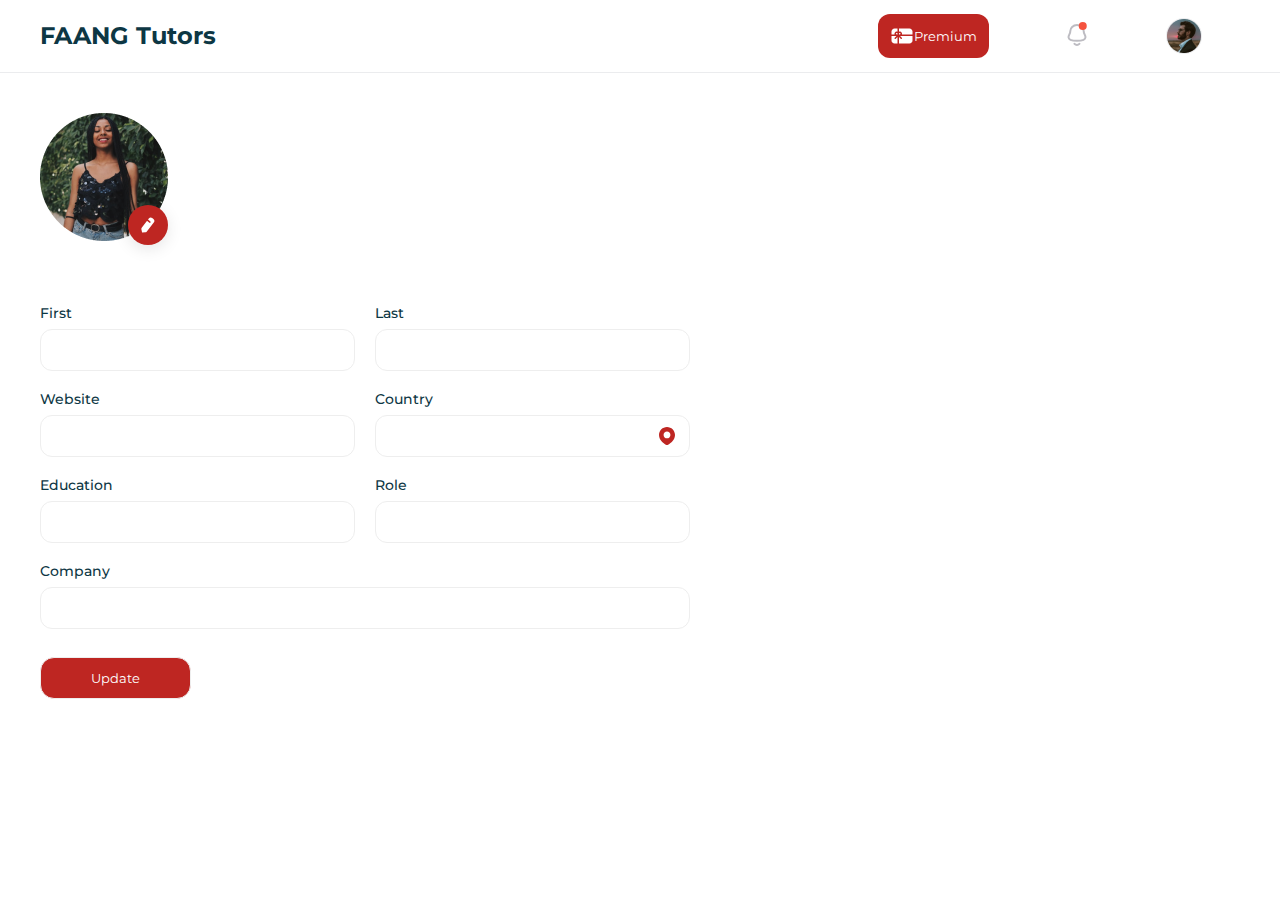
<file: profile.html>
<!DOCTYPE html>
<html lang="en">
  <head>
    <meta charset="UTF-8" />
    <meta http-equiv="X-UA-Compatible" content="IE=edge" />
    <meta name="viewport" content="width=device-width, initial-scale=1.0" />
    <link rel="stylesheet" href="./styles.css" />
    <link rel="preconnect" href="https://fonts.googleapis.com" />
    <link rel="preconnect" href="https://fonts.gstatic.com" crossorigin />
    <link
      href="https://fonts.googleapis.com/css2?family=Montserrat:wght@100;400;500;600;700;900&display=swap"
      rel="stylesheet"
    />
    <title>Profile</title>
  </head>
  <body>
    <div class="header-bar">
      <div class="header-bar-wrapper">
        <h1>FAANG Tutors</h1>
        <div class="inner-nav">
          <div class="inner-inner-nav">
            <button class="premium-button">
              <svg
                width="24"
                height="24"
                viewBox="0 0 24 24"
                fill="none"
                xmlns="http://www.w3.org/2000/svg"
              >
                <path
                  d="M4.5 4.5H7.5V7.6275C7.09934 7.48546 6.66663 7.45982 6.252 7.55356C5.83737 7.64731 5.45777 7.85659 5.15718 8.15718C4.85659 8.45777 4.64731 8.83737 4.55356 9.252C4.45982 9.66663 4.48546 10.0993 4.6275 10.5H1.5V7.5C1.5 6.70435 1.81607 5.94129 2.37868 5.37868C2.94129 4.81607 3.70435 4.5 4.5 4.5Z"
                  fill="white"
                />
                <path
                  d="M9 13.0605L10.719 14.781C10.8598 14.9218 11.0508 15.0009 11.25 15.0009C11.4492 15.0009 11.6402 14.9218 11.781 14.781C11.9218 14.6402 12.0009 14.4492 12.0009 14.25C12.0009 14.0508 11.9218 13.8598 11.781 13.719L10.0605 12H22.5V16.5C22.5 17.2956 22.1839 18.0587 21.6213 18.6213C21.0587 19.1839 20.2956 19.5 19.5 19.5H9V13.0605Z"
                  fill="white"
                />
                <path
                  d="M6.4395 12L4.719 13.719C4.57817 13.8598 4.49905 14.0508 4.49905 14.25C4.49905 14.4492 4.57817 14.6402 4.719 14.781C4.85983 14.9218 5.05084 15.0009 5.25 15.0009C5.44916 15.0009 5.64017 14.9218 5.781 14.781L7.5 13.0605V19.5H4.5C3.70435 19.5 2.94129 19.1839 2.37868 18.6213C1.81607 18.0587 1.5 17.2956 1.5 16.5V12H6.4395Z"
                  fill="white"
                />
                <path
                  d="M11.8725 10.5C12.0145 10.0993 12.0402 9.66663 11.9464 9.252C11.8527 8.83737 11.6434 8.45777 11.3428 8.15718C11.0422 7.85659 10.6626 7.64731 10.248 7.55356C9.83337 7.45982 9.40066 7.48546 9 7.6275V4.5H19.5C20.2956 4.5 21.0587 4.81607 21.6213 5.37868C22.1839 5.94129 22.5 6.70435 22.5 7.5V10.5H11.8725Z"
                  fill="white"
                />
                <path
                  d="M9 9.75V10.5H9.75C9.89834 10.5 10.0433 10.456 10.1667 10.3736C10.29 10.2912 10.3861 10.1741 10.4429 10.037C10.4997 9.89997 10.5145 9.74917 10.4856 9.60368C10.4566 9.4582 10.3852 9.32456 10.2803 9.21967C10.1754 9.11478 10.0418 9.04335 9.89632 9.01441C9.75083 8.98547 9.60003 9.00032 9.46299 9.05709C9.32594 9.11386 9.20881 9.20999 9.1264 9.33332C9.04399 9.45666 9 9.60166 9 9.75Z"
                  fill="white"
                />
                <path
                  d="M7.5 9.75V10.5H6.75C6.60166 10.5 6.45666 10.456 6.33332 10.3736C6.20999 10.2912 6.11386 10.1741 6.05709 10.037C6.00032 9.89997 5.98547 9.74917 6.01441 9.60368C6.04335 9.4582 6.11478 9.32456 6.21967 9.21967C6.32456 9.11478 6.4582 9.04335 6.60368 9.01441C6.74917 8.98547 6.89997 9.00032 7.03701 9.05709C7.17406 9.11386 7.29119 9.20999 7.3736 9.33332C7.45601 9.45666 7.5 9.60166 7.5 9.75Z"
                  fill="white"
                />
              </svg>
              Premium
            </button>
            <div class="noti-icon">
              <svg
                width="24"
                height="24"
                viewBox="0 0 24 24"
                fill="none"
                xmlns="http://www.w3.org/2000/svg"
              >
                <path
                  fill-rule="evenodd"
                  clip-rule="evenodd"
                  d="M12 18.8476C17.6392 18.8476 20.2481 18.1242 20.5 15.2205C20.5 12.3188 18.6812 12.5054 18.6812 8.94511C18.6812 6.16414 16.0452 3 12 3C7.95477 3 5.31885 6.16414 5.31885 8.94511C5.31885 12.5054 3.5 12.3188 3.5 15.2205C3.75295 18.1352 6.36177 18.8476 12 18.8476Z"
                  stroke="#BDBCC2"
                  stroke-width="2"
                  stroke-linecap="round"
                  stroke-linejoin="round"
                />
                <ellipse cx="17.75" cy="4" rx="4" ry="4" fill="#F5533E" />
                <path
                  d="M14.3889 21.8572C13.0247 23.372 10.8967 23.3899 9.51953 21.8572"
                  stroke="#BDBCC2"
                  stroke-width="2"
                  stroke-linecap="round"
                  stroke-linejoin="round"
                />
              </svg>
            </div>
            <img src="./nav-profile.png" alt="nav profile" />
          </div>
        </div>
      </div>
    </div>
    <div class="profile-wrapper">
      <div class="update-wrapper">
        <div class="avatar">
          <img src="./update.png" alt="update" />
          <div class="pen">
            <svg
              width="14"
              height="16"
              viewBox="0 0 14 16"
              fill="none"
              xmlns="http://www.w3.org/2000/svg"
            >
              <path
                d="M12.9689 5.2212L5.64692 14.6899C5.31088 15.1199 4.81568 15.3618 4.2851 15.3707L1.36691 15.4066C1.20774 15.4066 1.0751 15.2991 1.03972 15.1468L0.376501 12.2712C0.261542 11.7427 0.376501 11.1963 0.712534 10.7752L5.90336 4.05664C5.99179 3.94915 6.15097 3.93213 6.25708 4.01185L8.4413 5.74973C8.58279 5.86618 8.77733 5.92889 8.98072 5.90201C9.41403 5.84827 9.70585 5.45411 9.66163 5.03308C9.6351 4.81808 9.52899 4.63892 9.3875 4.50455C9.34328 4.46872 7.26518 2.80251 7.26518 2.80251C7.13254 2.69501 7.10601 2.49793 7.21213 2.36446L8.03452 1.29755C8.79502 0.321114 10.1215 0.231533 11.1915 1.08255L12.4206 2.05899C12.9247 2.45314 13.2607 2.97271 13.3757 3.51916C13.5083 4.12025 13.3668 4.71059 12.9689 5.2212Z"
                fill="white"
              />
            </svg>
          </div>
        </div>
        <form>
          <div class="first-last">
            <div class="first">
              <label for="first">First</label>
              <input type="first" />
            </div>
            <div class="last">
              <label for="last">Last</label>
              <input type="text" />
            </div>
          </div>
          <div class="first-last">
            <div class="first">
              <label for="first">Website</label>
              <input type="first" />
            </div>
            <div class="last">
              <div class="pin-wrapper">
                <label for="last">Country</label>
                <svg
                  width="16"
                  height="20"
                  viewBox="0 0 16 20"
                  fill="none"
                  xmlns="http://www.w3.org/2000/svg"
                >
                  <path
                    fill-rule="evenodd"
                    clip-rule="evenodd"
                    d="M8.3983 18.9741C10.0148 18.1446 16 14.6819 16 8.8832C16 4.46491 12.4183 0.883179 8.00002 0.883179C3.58173 0.883179 0 4.46491 0 8.8832C0 14.6819 5.98523 18.1446 7.60175 18.9741C7.85519 19.1042 8.14486 19.1042 8.3983 18.9741ZM8.00009 12.3118C9.89364 12.3118 11.4287 10.7767 11.4287 8.88318C11.4287 6.98963 9.89364 5.4546 8.00009 5.4546C6.10654 5.4546 4.57151 6.98963 4.57151 8.88318C4.57151 10.7767 6.10654 12.3118 8.00009 12.3118Z"
                    fill="#BE2622"
                  />
                </svg>
                <input type="text" />
              </div>
            </div>
          </div>
          <div class="first-last">
            <div class="first">
              <label for="first">Education</label>
              <input type="first" />
            </div>
            <div class="last">
              <label for="last">Role</label>
              <input type="text" />
            </div>
          </div>
          <div class="first-only">
            <div class="first">
              <label for="first">Company</label>
              <input type="first" />
            </div>
          </div>
          <input class="update-button" type="submit" value="Update" />
        </form>
      </div>
    </div>
  </body>
</html>
</file>
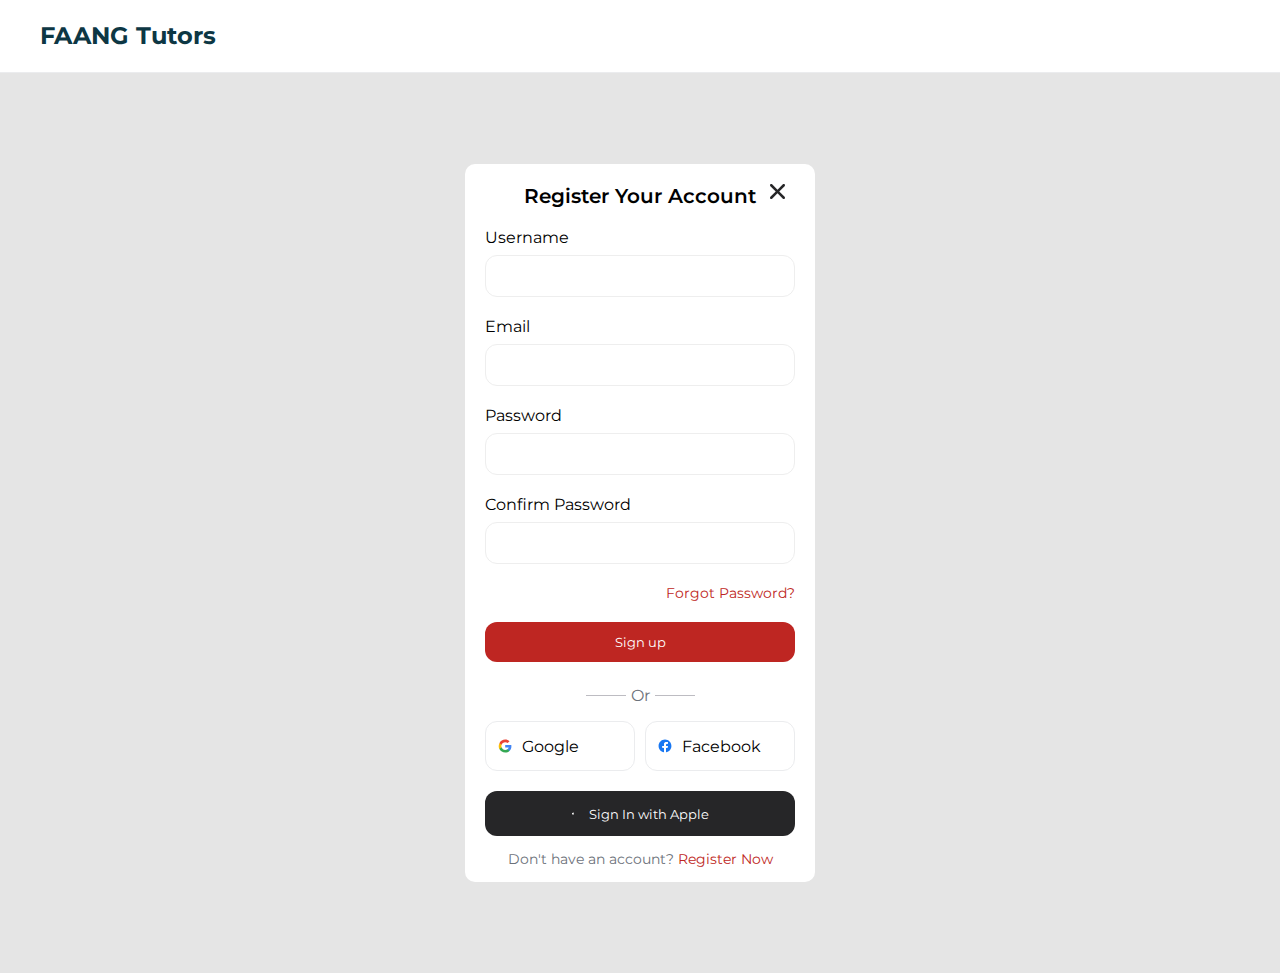
<file: signup.html>
<!DOCTYPE html>
<html lang="en">
  <head>
    <meta charset="UTF-8" />
    <meta http-equiv="X-UA-Compatible" content="IE=edge" />
    <meta name="viewport" content="width=device-width, initial-scale=1.0" />
    <link rel="stylesheet" href="./styles.css" />
    <link rel="preconnect" href="https://fonts.googleapis.com" />
    <link rel="preconnect" href="https://fonts.gstatic.com" crossorigin />
    <link
      href="https://fonts.googleapis.com/css2?family=Montserrat:wght@100;400;500;600;900&display=swap"
      rel="stylesheet"
    />
    <title>Sign Up</title>
  </head>
  <body>
    <div style="margin: 0" class="header-bar m-0">
      <div class="header-bar-wrapper">
        <h1>FAANG Tutors</h1>
      </div>
    </div>
    <div class="container">
      <div class="signup-modal">
        <div class="card-header">
          <p>Register Your Account</p>
          <svg
            width="15"
            height="15"
            viewBox="0 0 15 15"
            fill="none"
            xmlns="http://www.w3.org/2000/svg"
          >
            <path
              fill-rule="evenodd"
              clip-rule="evenodd"
              d="M9.26759 7.50016L14.6337 2.13402C15.1225 1.64528 15.1225 0.855295 14.6337 0.366555C14.145 -0.122185 13.355 -0.122185 12.8663 0.366555L7.50013 5.73269L2.13399 0.366555C1.64525 -0.122185 0.855264 -0.122185 0.366524 0.366555C-0.122215 0.855295 -0.122215 1.64528 0.366524 2.13402L5.73266 7.50016L0.366524 12.8663C-0.122215 13.355 -0.122215 14.145 0.366524 14.6338C0.610269 14.8775 0.930263 15 1.25026 15C1.57025 15 1.89024 14.8775 2.13399 14.6338L7.50013 9.26762L12.8663 14.6338C13.11 14.8775 13.43 15 13.75 15C14.07 15 14.39 14.8775 14.6337 14.6338C15.1225 14.145 15.1225 13.355 14.6337 12.8663L9.26759 7.50016Z"
              fill="#262628"
            />
          </svg>
        </div>
        <form>
          <label for="username">Username</label>
          <input type="text" />
          <label for="email">Email</label>
          <input type="text" />
          <label for="password">Password</label>
          <input type="password" />
          <label for="confirmpassword">Confirm Password</label>
          <input type="password" />
          <p class="forget">Forgot Password?</p>
          <a href="./choosesub.html">
            <button class="button-red">Sign up</button>
          </a>
        </form>
        <div class="or-wrapper">
          <p class="line"></p>
          <p class="or">Or</p>
          <p class="line"></p>
        </div>
        <div class="socials">
          <div class="social">
            <svg
              width="24"
              height="24"
              viewBox="0 0 24 24"
              fill="none"
              xmlns="http://www.w3.org/2000/svg"
            >
              <path
                d="M22.9996 12.3547C22.9996 11.6002 22.9384 10.8416 22.8079 10.0994H12.3389V14.3734H18.334C18.0852 15.7519 17.2858 16.9713 16.1154 17.7462V20.5194H19.692C21.7924 18.5863 22.9996 15.7315 22.9996 12.3547Z"
                fill="#4285F4"
              />
              <path
                d="M12.3393 23.1988C15.3328 23.1988 17.8572 22.2159 19.6966 20.5194L16.1199 17.7461C15.1248 18.4231 13.8401 18.8065 12.3434 18.8065C9.4478 18.8065 6.99267 16.853 6.11176 14.2266H2.4209V17.0854C4.30507 20.8334 8.14275 23.1988 12.3393 23.1988Z"
                fill="#34A853"
              />
              <path
                d="M6.10768 14.2266C5.64275 12.8482 5.64275 11.3555 6.10768 9.97705V7.11816H2.4209C0.846679 10.2544 0.846679 13.9493 2.4209 17.0855L6.10768 14.2266Z"
                fill="#FBBC04"
              />
              <path
                d="M12.3393 5.39307C13.9217 5.3686 15.4511 5.96403 16.5971 7.05702L19.7659 3.88818C17.7594 2.00401 15.0962 0.968122 12.3393 1.00075C8.14275 1.00075 4.30507 3.36616 2.4209 7.11819L6.10768 9.97708C6.98451 7.34658 9.44372 5.39307 12.3393 5.39307Z"
                fill="#EA4335"
              />
            </svg>
            Google
          </div>
          <div class="social">
            <svg
              width="24"
              height="24"
              viewBox="0 0 24 24"
              fill="none"
              xmlns="http://www.w3.org/2000/svg"
            >
              <path
                d="M23 12C23 5.92486 18.0751 1 12 1C5.92486 1 1 5.92486 1 12C1 17.4903 5.02252 22.0412 10.2812 22.8664V15.1797H7.48828V12H10.2812V9.57656C10.2812 6.81969 11.9235 5.29688 14.4361 5.29688C15.6392 5.29688 16.8984 5.51172 16.8984 5.51172V8.21875H15.5114C14.145 8.21875 13.7188 9.06674 13.7188 9.9375V12H16.7695L16.2818 15.1797H13.7188V22.8664C18.9775 22.0412 23 17.4903 23 12Z"
                fill="#1877F2"
              />
              <path
                d="M16.2818 15.1797L16.7695 12H13.7188V9.9375C13.7188 9.0676 14.145 8.21875 15.5114 8.21875H16.8984V5.51172C16.8984 5.51172 15.6397 5.29688 14.4361 5.29688C11.9235 5.29688 10.2812 6.81969 10.2812 9.57656V12H7.48828V15.1797H10.2812V22.8664C11.4202 23.0445 12.5798 23.0445 13.7188 22.8664V15.1797H16.2818Z"
                fill="white"
              />
            </svg>
            Facebook
          </div>
        </div>
        <button>
          <svg
            width="17"
            height="21"
            viewBox="0 0 17 21"
            fill="none"
            xmlns="http://www.w3.org/2000/svg"
          >
            <path
              d="M16.6438 15.7282C16.3385 16.4333 15.9773 17.0824 15.5587 17.6791C14.9881 18.4926 14.5209 19.0557 14.1609 19.3684C13.6028 19.8817 13.0048 20.1445 12.3645 20.1595C11.9048 20.1595 11.3504 20.0287 10.7051 19.7633C10.0577 19.4992 9.46267 19.3684 8.91863 19.3684C8.34806 19.3684 7.73613 19.4992 7.08159 19.7633C6.42606 20.0287 5.89797 20.167 5.49421 20.1807C4.88016 20.2068 4.26811 19.9365 3.65718 19.3684C3.26725 19.0283 2.77952 18.4453 2.19525 17.6193C1.56837 16.7373 1.05298 15.7145 0.649225 14.5484C0.216813 13.289 4.57764e-05 12.0693 4.57764e-05 10.8886C4.57764e-05 9.53602 0.292307 8.36946 0.877702 7.39189C1.33777 6.60667 1.94983 5.98726 2.71586 5.53255C3.48189 5.07784 4.30959 4.84612 5.20096 4.8313C5.68868 4.8313 6.32827 4.98216 7.12308 5.27866C7.91565 5.57615 8.42455 5.72702 8.64767 5.72702C8.81448 5.72702 9.37982 5.55061 10.3382 5.19893C11.2445 4.87278 12.0094 4.73774 12.6361 4.79093C14.3341 4.92797 15.6097 5.59733 16.4581 6.80325C14.9395 7.72339 14.1883 9.01216 14.2033 10.6654C14.217 11.9532 14.6841 13.0248 15.6023 13.8757C16.0184 14.2706 16.483 14.5759 17 14.7926C16.8879 15.1178 16.7696 15.4292 16.6438 15.7282ZM12.7494 0.403763C12.7494 1.41311 12.3807 2.35554 11.6457 3.22784C10.7587 4.26484 9.68579 4.86406 8.52235 4.7695C8.50752 4.64841 8.49893 4.52097 8.49893 4.38705C8.49893 3.41807 8.92075 2.38108 9.66984 1.53319C10.0438 1.1039 10.5195 0.74694 11.0963 0.46219C11.6718 0.181688 12.2162 0.0265642 12.7282 0C12.7432 0.134934 12.7494 0.269877 12.7494 0.40375V0.403763Z"
              fill="white"
            />
          </svg>

          Sign In with Apple
        </button>
        <p class="account">
          Don't have an account?
          <span class="register"><a href="#">Register Now</a></span>
        </p>
      </div>
    </div>
  </body>
</html>
</file>
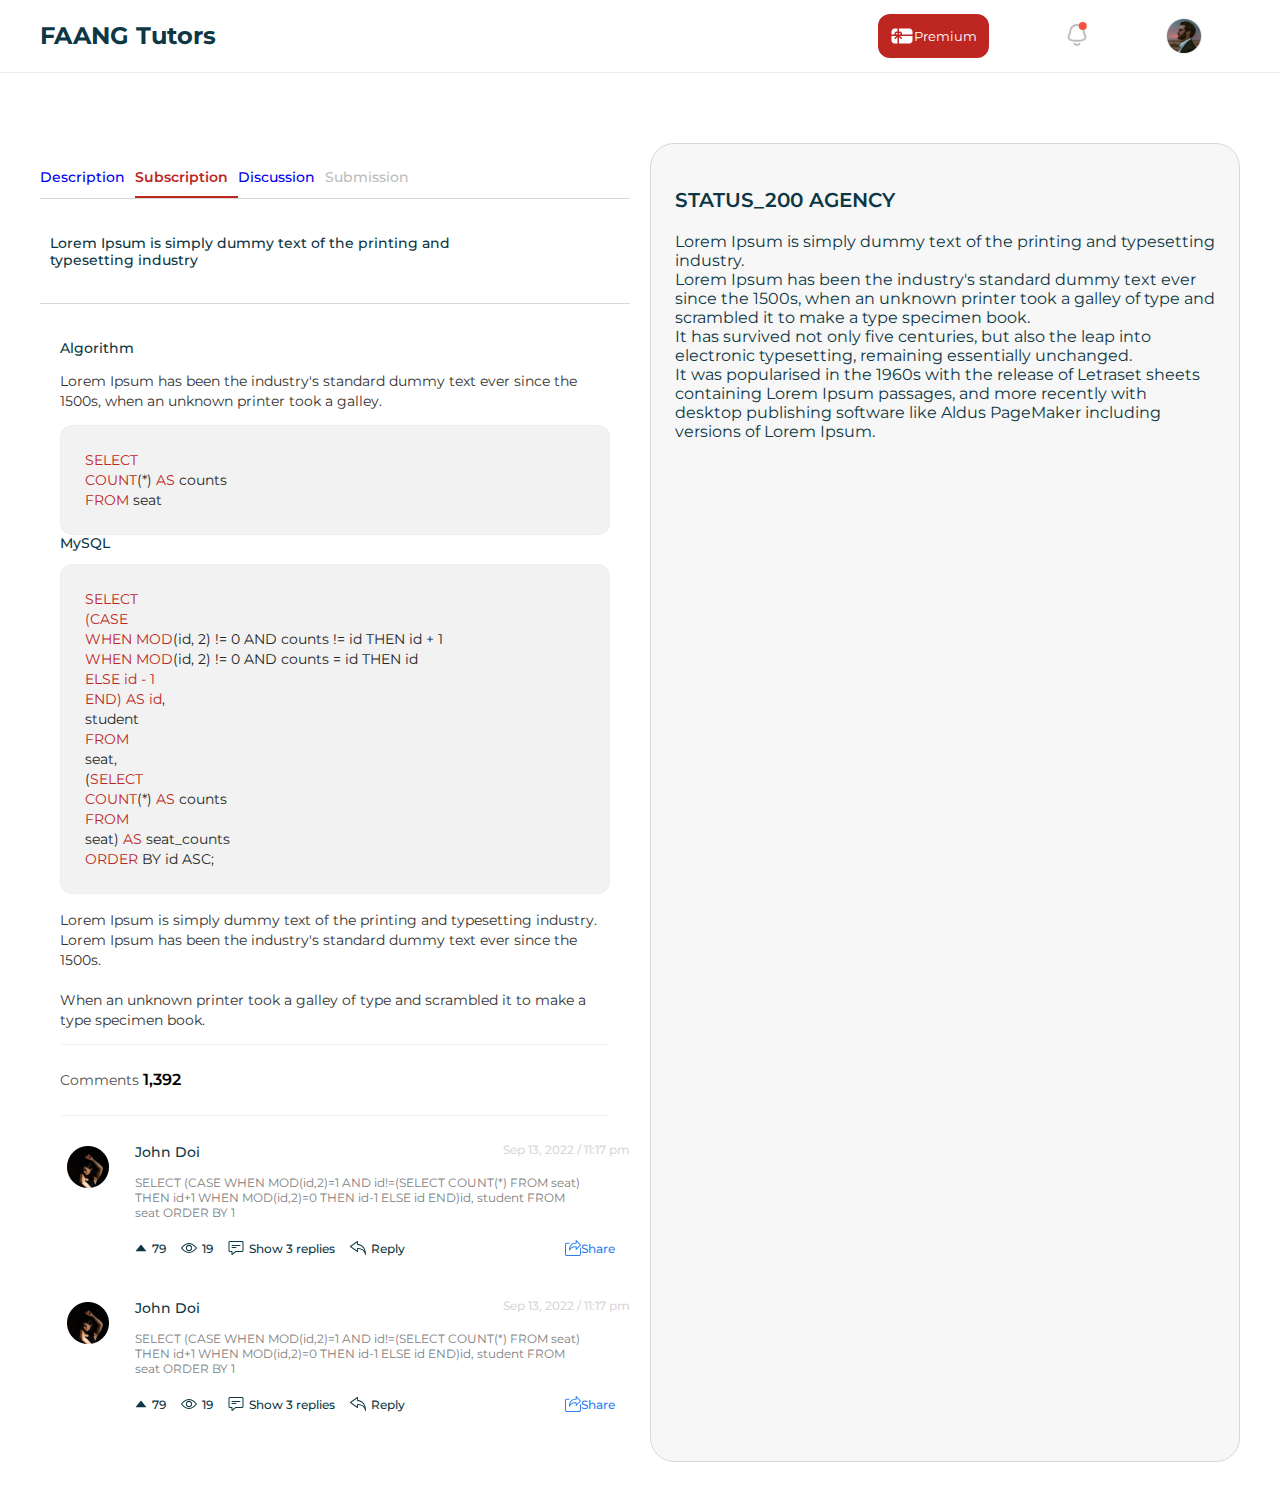
<file: solution.html>
<!DOCTYPE html>
<html lang="en">
  <head>
    <meta charset="UTF-8" />
    <meta http-equiv="X-UA-Compatible" content="IE=edge" />
    <meta name="viewport" content="width=device-width, initial-scale=1.0" />
    <link rel="stylesheet" href="./styles.css" />
    <link rel="preconnect" href="https://fonts.googleapis.com" />
    <link rel="preconnect" href="https://fonts.gstatic.com" crossorigin />
    <link
      href="https://fonts.googleapis.com/css2?family=Montserrat:wght@100;400;500;600;900&display=swap"
      rel="stylesheet"
    />
    <title>Solution</title>
  </head>
  <body>
    <div class="header-bar">
      <div class="header-bar-wrapper">
        <h1>FAANG Tutors</h1>
        <div class="inner-nav">
          <div class="inner-inner-nav">
            <button class="premium-button">
              <svg
                width="24"
                height="24"
                viewBox="0 0 24 24"
                fill="none"
                xmlns="http://www.w3.org/2000/svg"
              >
                <path
                  d="M4.5 4.5H7.5V7.6275C7.09934 7.48546 6.66663 7.45982 6.252 7.55356C5.83737 7.64731 5.45777 7.85659 5.15718 8.15718C4.85659 8.45777 4.64731 8.83737 4.55356 9.252C4.45982 9.66663 4.48546 10.0993 4.6275 10.5H1.5V7.5C1.5 6.70435 1.81607 5.94129 2.37868 5.37868C2.94129 4.81607 3.70435 4.5 4.5 4.5Z"
                  fill="white"
                />
                <path
                  d="M9 13.0605L10.719 14.781C10.8598 14.9218 11.0508 15.0009 11.25 15.0009C11.4492 15.0009 11.6402 14.9218 11.781 14.781C11.9218 14.6402 12.0009 14.4492 12.0009 14.25C12.0009 14.0508 11.9218 13.8598 11.781 13.719L10.0605 12H22.5V16.5C22.5 17.2956 22.1839 18.0587 21.6213 18.6213C21.0587 19.1839 20.2956 19.5 19.5 19.5H9V13.0605Z"
                  fill="white"
                />
                <path
                  d="M6.4395 12L4.719 13.719C4.57817 13.8598 4.49905 14.0508 4.49905 14.25C4.49905 14.4492 4.57817 14.6402 4.719 14.781C4.85983 14.9218 5.05084 15.0009 5.25 15.0009C5.44916 15.0009 5.64017 14.9218 5.781 14.781L7.5 13.0605V19.5H4.5C3.70435 19.5 2.94129 19.1839 2.37868 18.6213C1.81607 18.0587 1.5 17.2956 1.5 16.5V12H6.4395Z"
                  fill="white"
                />
                <path
                  d="M11.8725 10.5C12.0145 10.0993 12.0402 9.66663 11.9464 9.252C11.8527 8.83737 11.6434 8.45777 11.3428 8.15718C11.0422 7.85659 10.6626 7.64731 10.248 7.55356C9.83337 7.45982 9.40066 7.48546 9 7.6275V4.5H19.5C20.2956 4.5 21.0587 4.81607 21.6213 5.37868C22.1839 5.94129 22.5 6.70435 22.5 7.5V10.5H11.8725Z"
                  fill="white"
                />
                <path
                  d="M9 9.75V10.5H9.75C9.89834 10.5 10.0433 10.456 10.1667 10.3736C10.29 10.2912 10.3861 10.1741 10.4429 10.037C10.4997 9.89997 10.5145 9.74917 10.4856 9.60368C10.4566 9.4582 10.3852 9.32456 10.2803 9.21967C10.1754 9.11478 10.0418 9.04335 9.89632 9.01441C9.75083 8.98547 9.60003 9.00032 9.46299 9.05709C9.32594 9.11386 9.20881 9.20999 9.1264 9.33332C9.04399 9.45666 9 9.60166 9 9.75Z"
                  fill="white"
                />
                <path
                  d="M7.5 9.75V10.5H6.75C6.60166 10.5 6.45666 10.456 6.33332 10.3736C6.20999 10.2912 6.11386 10.1741 6.05709 10.037C6.00032 9.89997 5.98547 9.74917 6.01441 9.60368C6.04335 9.4582 6.11478 9.32456 6.21967 9.21967C6.32456 9.11478 6.4582 9.04335 6.60368 9.01441C6.74917 8.98547 6.89997 9.00032 7.03701 9.05709C7.17406 9.11386 7.29119 9.20999 7.3736 9.33332C7.45601 9.45666 7.5 9.60166 7.5 9.75Z"
                  fill="white"
                />
              </svg>
              Premium
            </button>
            <div class="noti-icon">
              <svg
                width="24"
                height="24"
                viewBox="0 0 24 24"
                fill="none"
                xmlns="http://www.w3.org/2000/svg"
              >
                <path
                  fill-rule="evenodd"
                  clip-rule="evenodd"
                  d="M12 18.8476C17.6392 18.8476 20.2481 18.1242 20.5 15.2205C20.5 12.3188 18.6812 12.5054 18.6812 8.94511C18.6812 6.16414 16.0452 3 12 3C7.95477 3 5.31885 6.16414 5.31885 8.94511C5.31885 12.5054 3.5 12.3188 3.5 15.2205C3.75295 18.1352 6.36177 18.8476 12 18.8476Z"
                  stroke="#BDBCC2"
                  stroke-width="2"
                  stroke-linecap="round"
                  stroke-linejoin="round"
                />
                <ellipse cx="17.75" cy="4" rx="4" ry="4" fill="#F5533E" />
                <path
                  d="M14.3889 21.8572C13.0247 23.372 10.8967 23.3899 9.51953 21.8572"
                  stroke="#BDBCC2"
                  stroke-width="2"
                  stroke-linecap="round"
                  stroke-linejoin="round"
                />
              </svg>
            </div>
            <img
              onclick="handleClick()"
              class="nav-profile"
              src="./nav-profile.png"
              alt="nav profile"
            />
          </div>
          <div class="helper">
            <p>
              <a style="color: #262628" href="./problems.html"
                >Your Performance</a
              >
            </p>
            <p>
              <a style="color: #262628" href="./profile.html"
                >Account Setting</a
              >
            </p>
            <p class="logout" style="border-bottom: none">
              Logout
              <svg
                width="24"
                height="24"
                viewBox="0 0 24 24"
                fill="none"
                xmlns="http://www.w3.org/2000/svg"
              >
                <g clip-path="url(#clip0_29_3014)">
                  <path
                    d="M11.9602 21.9668H2.99002C2.43984 21.9668 1.99336 21.5202 1.99336 20.9701V3.02987C1.99336 2.4797 2.43989 2.03322 2.99002 2.03322H11.9602C12.5113 2.03322 12.9568 1.58772 12.9568 1.03656C12.9568 0.485404 12.5113 0.0398102 11.9602 0.0398102H2.99002C1.34152 0.0398102 0 1.38137 0 3.02987V20.9701C0 22.6186 1.34152 23.9601 2.99002 23.9601H11.9602C12.5113 23.9601 12.9568 23.5146 12.9568 22.9634C12.9568 22.4123 12.5113 21.9668 11.9602 21.9668Z"
                    fill="#BE2622"
                  />
                  <path
                    d="M23.7032 11.2905L17.6434 5.31041C17.2527 4.92369 16.6208 4.9287 16.2341 5.32039C15.8474 5.71208 15.8513 6.34297 16.2441 6.72969L20.5746 11.0034H8.97029C8.41913 11.0034 7.97363 11.4489 7.97363 12.0001C7.97363 12.5512 8.41913 12.9968 8.97029 12.9968H20.5746L16.2441 17.2705C15.8514 17.6572 15.8484 18.2881 16.2341 18.6798C16.4294 18.8772 16.6866 18.9768 16.9437 18.9768C17.1969 18.9768 17.45 18.8811 17.6434 18.6897L23.7032 12.7097C23.8926 12.5223 24.0002 12.2671 24.0002 12C24.0002 11.733 23.8936 11.4789 23.7032 11.2905Z"
                    fill="#BE2622"
                  />
                </g>
                <defs>
                  <clipPath id="clip0_29_3014">
                    <rect width="24" height="24" fill="white" />
                  </clipPath>
                </defs>
              </svg>
            </p>
          </div>
        </div>
      </div>
    </div>
    <div class="solution-wrapper">
      <div class="solutions">
        <div class="menu">
          <div class="top-menu">
            <ul class="menu-ul">
              <li class="nav">
                <a href="./description.html">Description</a>
              </li>
              <li class="nav active deep-mo">
                <a  style="color: #BE2622;" href="./solution.html">Subscription</a>
              </li>
              <li class="nav">
                <a href="./discussion.html">Discussion</a>
              </li>
              <li class="nav">Submission</li>
            </ul>
            <ol class="odered-list-top">
              <li>
                Lorem Ipsum is simply dummy text of the printing and typesetting
                industry
              </li>
            </ol>
          </div>
        </div>
        <div class="main-solution">
          <ul>
            <li class="solution-title">
              Algorithm
              <p class="exp">
                Lorem Ipsum has been the industry's standard dummy text ever
                since the 1500s, when an unknown printer took a galley.
              </p>
              <div class="code-view">
                <span class="mo">SELECT</span><br /><span class="mo">COUNT</span
                >(*) <span class="mo">AS</span> counts<br />
                <span class="mo">FROM</span> seat
              </div>
            </li>

            <li class="solution-title">
              MySQL
              <div class="code-view">
                <span class="mo">SELECT</span><br />
                <span class="mo">(CASE</span><br />
                <span class="mo">WHEN MOD</span>(id, 2) != 0 AND counts != id
                THEN id + 1<br />
                <span class="mo">WHEN MOD</span>(id, 2) != 0 AND counts = id
                THEN id<br />
                <span class="mo"> ELSE id - 1 </span><br />
                <span class="mo"> END) AS id</span>,<br />
                student<br />
                <span class="mo">FROM</span> <br />
                seat,<br />
                (<span class="mo">SELECT</span><br />
                <span class="mo">COUNT</span>(*)
                <span class="mo">AS</span> counts <br />
                <span class="mo">FROM</span><br />
                seat) <span class="mo">AS</span> seat_counts<br />
                <span class="mo">ORDER</span> BY id ASC;
              </div>
            </li>
          </ul>
          <p class="exp">
            Lorem Ipsum is simply dummy text of the printing and typesetting
            industry. Lorem Ipsum has been the industry's standard dummy text
            ever since the 1500s. <br />
            <br />
            When an unknown printer took a galley of type and scrambled it to
            make a type specimen book.
          </p>
          <div class="comment-section">
            <p class="comment-header">
              Comments <span class="black">1,392</span>
            </p>

            <div class="comment-block">
              <div class="img-wrapper">
                <img src="./profile.png" alt="profile" />
              </div>
              <div class="inner-comment">
                <div class="inner-comment-header">
                  <p class="comment-name">John Doi</p>
                  <p class="time">Sep 13, 2022 / 11:17 pm</p>
                </div>
                <div class="act-msg-wrapper">
                  <div class="act-msg">
                    SELECT (CASE WHEN MOD(id,2)=1 AND id!=(SELECT COUNT(*) FROM
                    seat) THEN id+1 WHEN MOD(id,2)=0 THEN id-1 ELSE id END)id,
                    student FROM seat ORDER BY 1
                  </div>
                  <div class="options">
                    <div class="options-main">
                      <div class="option-icon">
                        <svg
                          width="12"
                          height="8"
                          viewBox="0 0 12 8"
                          fill="none"
                          xmlns="http://www.w3.org/2000/svg"
                        >
                          <path
                            d="M11.275 6.91925L6.21316 0.759866C6.18685 0.730636 6.15415 0.70716 6.11732 0.691062C6.08049 0.674963 6.04041 0.666626 5.99984 0.666626C5.95927 0.666626 5.91918 0.674963 5.88235 0.691062C5.84552 0.70716 5.81282 0.730636 5.78652 0.759866L0.724673 6.91925C0.693119 6.95697 0.673488 7.00237 0.66805 7.05021C0.662611 7.09805 0.671588 7.14636 0.693941 7.18957C0.716471 7.23264 0.751248 7.26891 0.794361 7.2943C0.837474 7.31969 0.887216 7.33319 0.937994 7.33329H11.0617C11.1125 7.33319 11.1622 7.31969 11.2053 7.2943C11.2484 7.26891 11.2832 7.23264 11.3057 7.18957C11.3281 7.14636 11.3371 7.09805 11.3316 7.05021C11.3262 7.00237 11.3066 6.95697 11.275 6.91925Z"
                            fill="#0D3744"
                          />
                        </svg>

                        <span> 79 </span>
                      </div>

                      <div class="option-icon">
                        <svg
                          width="16"
                          height="16"
                          viewBox="0 0 16 16"
                          fill="none"
                          xmlns="http://www.w3.org/2000/svg"
                        >
                          <path
                            d="M15.8983 7.68882C15.7554 7.49329 12.3496 2.90112 7.99992 2.90112C3.65019 2.90112 0.244313 7.49329 0.101531 7.68863C-0.0338438 7.87414 -0.0338438 8.12573 0.101531 8.31123C0.244313 8.50676 3.65019 13.0989 7.99992 13.0989C12.3496 13.0989 15.7554 8.50673 15.8983 8.31139C16.0339 8.12592 16.0339 7.87413 15.8983 7.68882ZM7.99992 12.044C4.79588 12.044 2.02085 8.99608 1.19938 7.99967C2.01979 7.00238 4.78901 3.95606 7.99992 3.95606C11.2038 3.95606 13.9787 7.00345 14.8005 8.00038C13.9801 8.99764 11.2108 12.044 7.99992 12.044Z"
                            fill="#0D3744"
                          />
                          <path
                            d="M7.99981 4.83521C6.25474 4.83521 4.83496 6.25499 4.83496 8.00006C4.83496 9.74512 6.25474 11.1649 7.99981 11.1649C9.74488 11.1649 11.1647 9.74512 11.1647 8.00006C11.1647 6.25499 9.74488 4.83521 7.99981 4.83521ZM7.99981 10.1099C6.83637 10.1099 5.88993 9.16346 5.88993 8.00006C5.88993 6.83665 6.8364 5.89018 7.99981 5.89018C9.16322 5.89018 10.1097 6.83665 10.1097 8.00006C10.1097 9.16346 9.16325 10.1099 7.99981 10.1099Z"
                            fill="#0D3744"
                          />
                        </svg>

                        <span> 19 </span>
                      </div>
                      <div class="option-icon">
                        <svg
                          width="16"
                          height="16"
                          viewBox="0 0 16 16"
                          fill="none"
                          xmlns="http://www.w3.org/2000/svg"
                        >
                          <path
                            d="M4 15C3.9265 15 3.8525 14.9835 3.783 14.9505C3.6105 14.867 3.5 14.6925 3.5 14.5V12H2C1.173 12 0.5 11.327 0.5 10.5V2.5C0.5 1.673 1.173 1 2 1H14C14.827 1 15.5 1.673 15.5 2.5V10.5C15.5 11.327 14.827 12 14 12H7.9255L4.3125 14.8905C4.222 14.963 4.1115 15 4 15ZM2 2C1.724 2 1.5 2.2245 1.5 2.5V10.5C1.5 10.7755 1.724 11 2 11H4C4.2765 11 4.5 11.2235 4.5 11.5V13.46L7.4375 11.1095C7.5265 11.0385 7.636 11 7.75 11H14C14.276 11 14.5 10.7755 14.5 10.5V2.5C14.5 2.2245 14.276 2 14 2H2Z"
                            fill="#0D3744"
                          />
                          <path
                            d="M12 6H4C3.7235 6 3.5 5.776 3.5 5.5C3.5 5.224 3.7235 5 4 5H12C12.2765 5 12.5 5.224 12.5 5.5C12.5 5.776 12.2765 6 12 6Z"
                            fill="#0D3744"
                          />
                          <path
                            d="M8 8H4C3.7235 8 3.5 7.776 3.5 7.5C3.5 7.224 3.7235 7 4 7H8C8.2765 7 8.5 7.224 8.5 7.5C8.5 7.776 8.2765 8 8 8Z"
                            fill="#0D3744"
                          />
                        </svg>

                        <span> Show 3 replies </span>
                      </div>
                      <div class="option-icon">
                        <svg
                          width="16"
                          height="14"
                          viewBox="0 0 16 14"
                          fill="none"
                          xmlns="http://www.w3.org/2000/svg"
                        >
                          <path
                            d="M11.763 4.3431C10.232 3.38623 8.71113 3.11954 7.96669 3.04529V0.472912C7.96669 0.297318 7.86856 0.136443 7.71244 0.0560992C7.55631 -0.0242446 7.36834 -0.0105884 7.2255 0.0914742L0.196281 5.11229C0.0730938 5.20029 0 5.34235 0 5.49373C0 5.6451 0.0730938 5.7872 0.196281 5.87516L7.22544 10.896C7.36831 10.998 7.55622 11.0117 7.71241 10.9314C7.86853 10.851 7.96666 10.6902 7.96666 10.5146V7.98042C9.29178 8.03545 10.4716 8.32635 11.4792 8.84732C14.3644 10.3391 15.014 13.284 15.0689 13.6041C15.1068 13.8317 15.3039 13.9958 15.5308 13.9958C15.5438 13.9958 15.5568 13.9953 15.5699 13.9942C15.813 13.9741 16 13.7709 16 13.527C16 9.80361 14.8955 6.30098 11.763 4.3431ZM11.9354 8.02789C10.6705 7.36795 9.1775 7.03332 7.49791 7.03332C7.23903 7.03332 7.02916 7.2432 7.02916 7.50207V9.60373L1.27522 5.49373L7.02916 1.38379V3.48541C7.02916 3.60976 7.07856 3.72898 7.16647 3.81685C7.25437 3.90476 7.37359 3.95416 7.49791 3.95416C7.51666 3.95416 9.39347 3.96773 11.2661 5.13813C12.4943 5.90573 14.1491 7.42942 14.7912 10.6093C13.8115 9.13682 12.6361 8.39348 11.9354 8.02789Z"
                            fill="#0D3744"
                          />
                        </svg>
                        <span> Reply </span>
                      </div>
                    </div>
                    <div class="options-share">
                      <svg
                        width="16"
                        height="16"
                        viewBox="0 0 16 16"
                        fill="none"
                        xmlns="http://www.w3.org/2000/svg"
                      >
                        <g clip-path="url(#clip0_41_1376)">
                          <path
                            d="M14.167 16H1.83372C0.822381 16 0.000488281 15.178 0.000488281 14.1668V4.5001C0.000488281 3.48876 0.822381 2.66687 1.83372 2.66687H4.16708C4.44308 2.66687 4.66707 2.89087 4.66707 3.16687C4.66707 3.44286 4.44308 3.66686 4.16708 3.66686H1.83372C1.37438 3.66686 1.00048 4.04076 1.00048 4.5001V14.1668C1.00048 14.626 1.37438 15 1.83372 15H14.167C14.6263 15 15.0004 14.626 15.0004 14.1668V8.50006C15.0004 8.22407 15.2244 8.00007 15.5004 8.00007C15.7764 8.00007 16.0003 8.22407 16.0003 8.50006V14.1668C16.0003 15.178 15.1783 16 14.167 16Z"
                            fill="#2F80ED"
                          />
                          <path
                            d="M4.49926 10.6581C4.46264 10.6581 4.4259 10.6541 4.38928 10.6447C4.16333 10.5921 4 10.3987 4 10.1668V9.16678C4 5.58283 6.91598 2.66684 10.4999 2.66684H10.6666V0.500118C10.6666 0.29614 10.7906 0.112793 10.9799 0.0361333C11.1685 -0.0397937 11.3852 0.00610426 11.5265 0.153442L15.8599 4.6534C16.0465 4.84675 16.0465 5.15339 15.8599 5.34675L11.5265 9.8467C11.3852 9.99404 11.1672 10.0394 10.9799 9.96401C10.7906 9.88735 10.6666 9.704 10.6666 9.50003V7.33342H9.87457C7.7773 7.33342 5.89256 8.49869 4.95531 10.374C4.86925 10.5474 4.68859 10.6581 4.49926 10.6581ZM10.4999 3.66683C7.69991 3.66683 5.38133 5.77008 5.04198 8.48002C6.25388 7.1281 7.9919 6.33343 9.87457 6.33343H11.1665C11.4425 6.33343 11.6665 6.55743 11.6665 6.83343V8.26005L14.8058 5.00007L11.6665 1.7401V3.16684C11.6665 3.44284 11.4425 3.66683 11.1665 3.66683H10.4999Z"
                            fill="#2F80ED"
                          />
                        </g>
                        <defs>
                          <clipPath id="clip0_41_1376">
                            <rect width="16" height="16" fill="white" />
                          </clipPath>
                        </defs>
                      </svg>
                      Share
                    </div>
                  </div>
                </div>
              </div>
            </div>

            <div class="comment-block">
              <div class="img-wrapper">
                <img src="./profile.png" alt="profile" />
              </div>
              <div class="inner-comment">
                <div class="inner-comment-header">
                  <p class="comment-name">John Doi</p>
                  <p class="time">Sep 13, 2022 / 11:17 pm</p>
                </div>
                <div class="act-msg-wrapper">
                  <div class="act-msg">
                    SELECT (CASE WHEN MOD(id,2)=1 AND id!=(SELECT COUNT(*) FROM
                    seat) THEN id+1 WHEN MOD(id,2)=0 THEN id-1 ELSE id END)id,
                    student FROM seat ORDER BY 1
                  </div>
                  <div class="options">
                    <div class="options-main">
                      <div class="option-icon">
                        <svg
                          width="12"
                          height="8"
                          viewBox="0 0 12 8"
                          fill="none"
                          xmlns="http://www.w3.org/2000/svg"
                        >
                          <path
                            d="M11.275 6.91925L6.21316 0.759866C6.18685 0.730636 6.15415 0.70716 6.11732 0.691062C6.08049 0.674963 6.04041 0.666626 5.99984 0.666626C5.95927 0.666626 5.91918 0.674963 5.88235 0.691062C5.84552 0.70716 5.81282 0.730636 5.78652 0.759866L0.724673 6.91925C0.693119 6.95697 0.673488 7.00237 0.66805 7.05021C0.662611 7.09805 0.671588 7.14636 0.693941 7.18957C0.716471 7.23264 0.751248 7.26891 0.794361 7.2943C0.837474 7.31969 0.887216 7.33319 0.937994 7.33329H11.0617C11.1125 7.33319 11.1622 7.31969 11.2053 7.2943C11.2484 7.26891 11.2832 7.23264 11.3057 7.18957C11.3281 7.14636 11.3371 7.09805 11.3316 7.05021C11.3262 7.00237 11.3066 6.95697 11.275 6.91925Z"
                            fill="#0D3744"
                          />
                        </svg>

                        <span> 79 </span>
                      </div>

                      <div class="option-icon">
                        <svg
                          width="16"
                          height="16"
                          viewBox="0 0 16 16"
                          fill="none"
                          xmlns="http://www.w3.org/2000/svg"
                        >
                          <path
                            d="M15.8983 7.68882C15.7554 7.49329 12.3496 2.90112 7.99992 2.90112C3.65019 2.90112 0.244313 7.49329 0.101531 7.68863C-0.0338438 7.87414 -0.0338438 8.12573 0.101531 8.31123C0.244313 8.50676 3.65019 13.0989 7.99992 13.0989C12.3496 13.0989 15.7554 8.50673 15.8983 8.31139C16.0339 8.12592 16.0339 7.87413 15.8983 7.68882ZM7.99992 12.044C4.79588 12.044 2.02085 8.99608 1.19938 7.99967C2.01979 7.00238 4.78901 3.95606 7.99992 3.95606C11.2038 3.95606 13.9787 7.00345 14.8005 8.00038C13.9801 8.99764 11.2108 12.044 7.99992 12.044Z"
                            fill="#0D3744"
                          />
                          <path
                            d="M7.99981 4.83521C6.25474 4.83521 4.83496 6.25499 4.83496 8.00006C4.83496 9.74512 6.25474 11.1649 7.99981 11.1649C9.74488 11.1649 11.1647 9.74512 11.1647 8.00006C11.1647 6.25499 9.74488 4.83521 7.99981 4.83521ZM7.99981 10.1099C6.83637 10.1099 5.88993 9.16346 5.88993 8.00006C5.88993 6.83665 6.8364 5.89018 7.99981 5.89018C9.16322 5.89018 10.1097 6.83665 10.1097 8.00006C10.1097 9.16346 9.16325 10.1099 7.99981 10.1099Z"
                            fill="#0D3744"
                          />
                        </svg>

                        <span> 19 </span>
                      </div>
                      <div class="option-icon">
                        <svg
                          width="16"
                          height="16"
                          viewBox="0 0 16 16"
                          fill="none"
                          xmlns="http://www.w3.org/2000/svg"
                        >
                          <path
                            d="M4 15C3.9265 15 3.8525 14.9835 3.783 14.9505C3.6105 14.867 3.5 14.6925 3.5 14.5V12H2C1.173 12 0.5 11.327 0.5 10.5V2.5C0.5 1.673 1.173 1 2 1H14C14.827 1 15.5 1.673 15.5 2.5V10.5C15.5 11.327 14.827 12 14 12H7.9255L4.3125 14.8905C4.222 14.963 4.1115 15 4 15ZM2 2C1.724 2 1.5 2.2245 1.5 2.5V10.5C1.5 10.7755 1.724 11 2 11H4C4.2765 11 4.5 11.2235 4.5 11.5V13.46L7.4375 11.1095C7.5265 11.0385 7.636 11 7.75 11H14C14.276 11 14.5 10.7755 14.5 10.5V2.5C14.5 2.2245 14.276 2 14 2H2Z"
                            fill="#0D3744"
                          />
                          <path
                            d="M12 6H4C3.7235 6 3.5 5.776 3.5 5.5C3.5 5.224 3.7235 5 4 5H12C12.2765 5 12.5 5.224 12.5 5.5C12.5 5.776 12.2765 6 12 6Z"
                            fill="#0D3744"
                          />
                          <path
                            d="M8 8H4C3.7235 8 3.5 7.776 3.5 7.5C3.5 7.224 3.7235 7 4 7H8C8.2765 7 8.5 7.224 8.5 7.5C8.5 7.776 8.2765 8 8 8Z"
                            fill="#0D3744"
                          />
                        </svg>

                        <span> Show 3 replies </span>
                      </div>
                      <div class="option-icon">
                        <svg
                          width="16"
                          height="14"
                          viewBox="0 0 16 14"
                          fill="none"
                          xmlns="http://www.w3.org/2000/svg"
                        >
                          <path
                            d="M11.763 4.3431C10.232 3.38623 8.71113 3.11954 7.96669 3.04529V0.472912C7.96669 0.297318 7.86856 0.136443 7.71244 0.0560992C7.55631 -0.0242446 7.36834 -0.0105884 7.2255 0.0914742L0.196281 5.11229C0.0730938 5.20029 0 5.34235 0 5.49373C0 5.6451 0.0730938 5.7872 0.196281 5.87516L7.22544 10.896C7.36831 10.998 7.55622 11.0117 7.71241 10.9314C7.86853 10.851 7.96666 10.6902 7.96666 10.5146V7.98042C9.29178 8.03545 10.4716 8.32635 11.4792 8.84732C14.3644 10.3391 15.014 13.284 15.0689 13.6041C15.1068 13.8317 15.3039 13.9958 15.5308 13.9958C15.5438 13.9958 15.5568 13.9953 15.5699 13.9942C15.813 13.9741 16 13.7709 16 13.527C16 9.80361 14.8955 6.30098 11.763 4.3431ZM11.9354 8.02789C10.6705 7.36795 9.1775 7.03332 7.49791 7.03332C7.23903 7.03332 7.02916 7.2432 7.02916 7.50207V9.60373L1.27522 5.49373L7.02916 1.38379V3.48541C7.02916 3.60976 7.07856 3.72898 7.16647 3.81685C7.25437 3.90476 7.37359 3.95416 7.49791 3.95416C7.51666 3.95416 9.39347 3.96773 11.2661 5.13813C12.4943 5.90573 14.1491 7.42942 14.7912 10.6093C13.8115 9.13682 12.6361 8.39348 11.9354 8.02789Z"
                            fill="#0D3744"
                          />
                        </svg>
                        <span> Reply </span>
                      </div>
                    </div>
                    <div class="options-share">
                      <svg
                        width="16"
                        height="16"
                        viewBox="0 0 16 16"
                        fill="none"
                        xmlns="http://www.w3.org/2000/svg"
                      >
                        <g clip-path="url(#clip0_41_1376)">
                          <path
                            d="M14.167 16H1.83372C0.822381 16 0.000488281 15.178 0.000488281 14.1668V4.5001C0.000488281 3.48876 0.822381 2.66687 1.83372 2.66687H4.16708C4.44308 2.66687 4.66707 2.89087 4.66707 3.16687C4.66707 3.44286 4.44308 3.66686 4.16708 3.66686H1.83372C1.37438 3.66686 1.00048 4.04076 1.00048 4.5001V14.1668C1.00048 14.626 1.37438 15 1.83372 15H14.167C14.6263 15 15.0004 14.626 15.0004 14.1668V8.50006C15.0004 8.22407 15.2244 8.00007 15.5004 8.00007C15.7764 8.00007 16.0003 8.22407 16.0003 8.50006V14.1668C16.0003 15.178 15.1783 16 14.167 16Z"
                            fill="#2F80ED"
                          />
                          <path
                            d="M4.49926 10.6581C4.46264 10.6581 4.4259 10.6541 4.38928 10.6447C4.16333 10.5921 4 10.3987 4 10.1668V9.16678C4 5.58283 6.91598 2.66684 10.4999 2.66684H10.6666V0.500118C10.6666 0.29614 10.7906 0.112793 10.9799 0.0361333C11.1685 -0.0397937 11.3852 0.00610426 11.5265 0.153442L15.8599 4.6534C16.0465 4.84675 16.0465 5.15339 15.8599 5.34675L11.5265 9.8467C11.3852 9.99404 11.1672 10.0394 10.9799 9.96401C10.7906 9.88735 10.6666 9.704 10.6666 9.50003V7.33342H9.87457C7.7773 7.33342 5.89256 8.49869 4.95531 10.374C4.86925 10.5474 4.68859 10.6581 4.49926 10.6581ZM10.4999 3.66683C7.69991 3.66683 5.38133 5.77008 5.04198 8.48002C6.25388 7.1281 7.9919 6.33343 9.87457 6.33343H11.1665C11.4425 6.33343 11.6665 6.55743 11.6665 6.83343V8.26005L14.8058 5.00007L11.6665 1.7401V3.16684C11.6665 3.44284 11.4425 3.66683 11.1665 3.66683H10.4999Z"
                            fill="#2F80ED"
                          />
                        </g>
                        <defs>
                          <clipPath id="clip0_41_1376">
                            <rect width="16" height="16" fill="white" />
                          </clipPath>
                        </defs>
                      </svg>
                      Share
                    </div>
                  </div>
                </div>
              </div>
            </div>
          </div>
        </div>
      </div>
      <div class="agency">
        <p class="agency-title">STATUS_200 AGENCY</p>
        Lorem Ipsum is simply dummy text of the printing and typesetting
        industry.<br />
        Lorem Ipsum has been the industry's standard dummy text ever since the
        1500s, when an unknown printer took a galley of type and scrambled it to
        make a type specimen book.<br />
        It has survived not only five centuries, but also the leap into
        electronic typesetting, remaining essentially unchanged.<br />
        It was popularised in the 1960s with the release of Letraset sheets
        containing Lorem Ipsum passages, and more recently with desktop
        publishing software like Aldus PageMaker including versions of Lorem
        Ipsum.
      </div>
    </div>
    
    <script>
      var helper = document.querySelector(".helper");
      var image = document.querySelector(".nav-profile");
      function handleClick() {
        if (helper.style.display === "none") {
          helper.style.display = "block";
        } else {
          helper.style.display = "none";
        }
      }
    </script>
  </body>
</html>
</file>
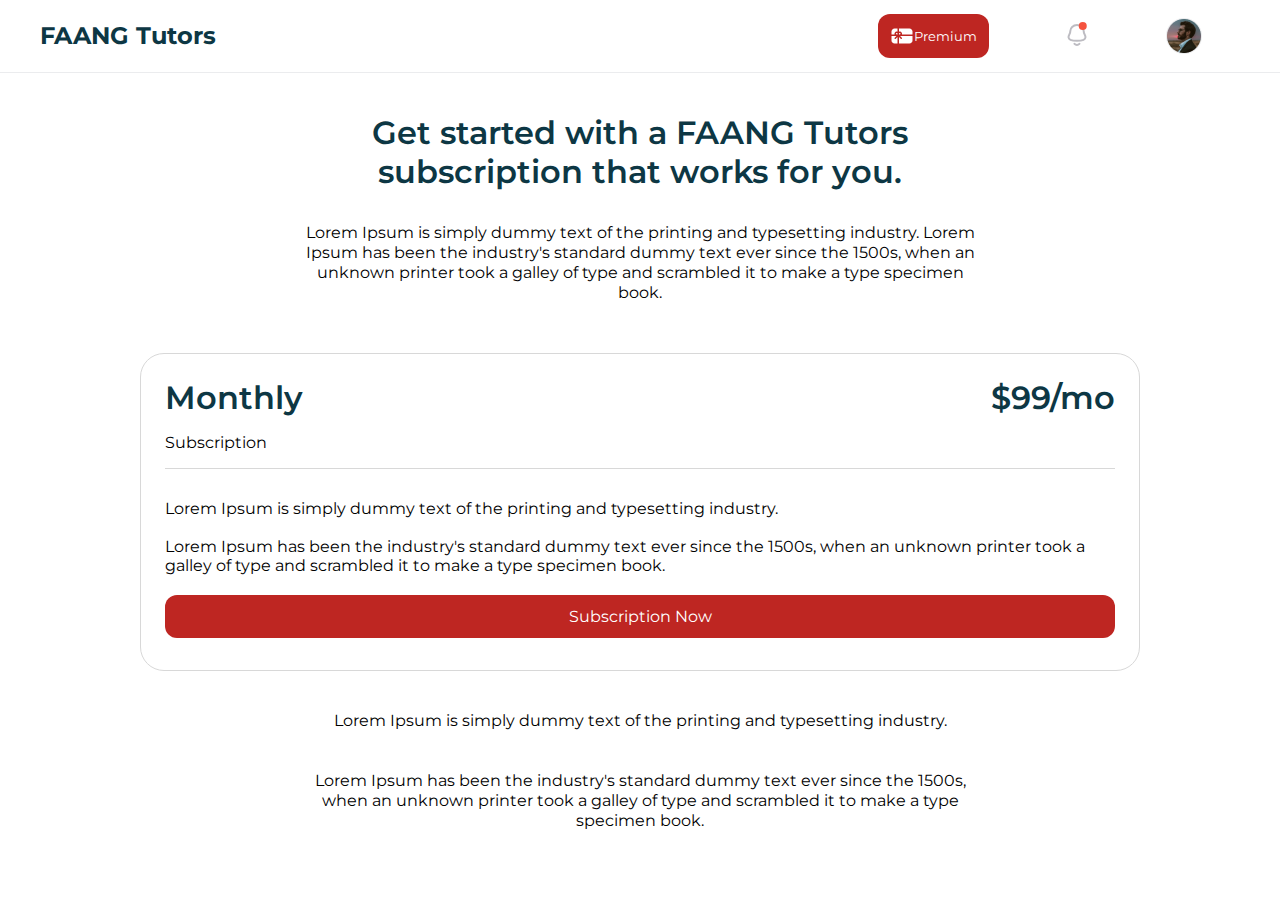
<file: subscription.html>
<!DOCTYPE html>
<html lang="en">
  <head>
    <meta charset="UTF-8" />
    <meta http-equiv="X-UA-Compatible" content="IE=edge" />
    <meta name="viewport" content="width=device-width, initial-scale=1.0" />
    <link rel="stylesheet" href="./styles.css" />
    <link rel="preconnect" href="https://fonts.googleapis.com" />
    <link rel="preconnect" href="https://fonts.gstatic.com" crossorigin />
    <link
      href="https://fonts.googleapis.com/css2?family=Montserrat:wght@100;400;500;600;900&display=swap"
      rel="stylesheet"
    />
    <title>Subscription</title>
  </head>
  <body>
    <div class="header-bar">
      <div class="header-bar-wrapper">
        <h1>FAANG Tutors</h1>
        <div class="inner-nav">
          <div class="inner-inner-nav">
            <button class="premium-button">
              <svg
                width="24"
                height="24"
                viewBox="0 0 24 24"
                fill="none"
                xmlns="http://www.w3.org/2000/svg"
              >
                <path
                  d="M4.5 4.5H7.5V7.6275C7.09934 7.48546 6.66663 7.45982 6.252 7.55356C5.83737 7.64731 5.45777 7.85659 5.15718 8.15718C4.85659 8.45777 4.64731 8.83737 4.55356 9.252C4.45982 9.66663 4.48546 10.0993 4.6275 10.5H1.5V7.5C1.5 6.70435 1.81607 5.94129 2.37868 5.37868C2.94129 4.81607 3.70435 4.5 4.5 4.5Z"
                  fill="white"
                />
                <path
                  d="M9 13.0605L10.719 14.781C10.8598 14.9218 11.0508 15.0009 11.25 15.0009C11.4492 15.0009 11.6402 14.9218 11.781 14.781C11.9218 14.6402 12.0009 14.4492 12.0009 14.25C12.0009 14.0508 11.9218 13.8598 11.781 13.719L10.0605 12H22.5V16.5C22.5 17.2956 22.1839 18.0587 21.6213 18.6213C21.0587 19.1839 20.2956 19.5 19.5 19.5H9V13.0605Z"
                  fill="white"
                />
                <path
                  d="M6.4395 12L4.719 13.719C4.57817 13.8598 4.49905 14.0508 4.49905 14.25C4.49905 14.4492 4.57817 14.6402 4.719 14.781C4.85983 14.9218 5.05084 15.0009 5.25 15.0009C5.44916 15.0009 5.64017 14.9218 5.781 14.781L7.5 13.0605V19.5H4.5C3.70435 19.5 2.94129 19.1839 2.37868 18.6213C1.81607 18.0587 1.5 17.2956 1.5 16.5V12H6.4395Z"
                  fill="white"
                />
                <path
                  d="M11.8725 10.5C12.0145 10.0993 12.0402 9.66663 11.9464 9.252C11.8527 8.83737 11.6434 8.45777 11.3428 8.15718C11.0422 7.85659 10.6626 7.64731 10.248 7.55356C9.83337 7.45982 9.40066 7.48546 9 7.6275V4.5H19.5C20.2956 4.5 21.0587 4.81607 21.6213 5.37868C22.1839 5.94129 22.5 6.70435 22.5 7.5V10.5H11.8725Z"
                  fill="white"
                />
                <path
                  d="M9 9.75V10.5H9.75C9.89834 10.5 10.0433 10.456 10.1667 10.3736C10.29 10.2912 10.3861 10.1741 10.4429 10.037C10.4997 9.89997 10.5145 9.74917 10.4856 9.60368C10.4566 9.4582 10.3852 9.32456 10.2803 9.21967C10.1754 9.11478 10.0418 9.04335 9.89632 9.01441C9.75083 8.98547 9.60003 9.00032 9.46299 9.05709C9.32594 9.11386 9.20881 9.20999 9.1264 9.33332C9.04399 9.45666 9 9.60166 9 9.75Z"
                  fill="white"
                />
                <path
                  d="M7.5 9.75V10.5H6.75C6.60166 10.5 6.45666 10.456 6.33332 10.3736C6.20999 10.2912 6.11386 10.1741 6.05709 10.037C6.00032 9.89997 5.98547 9.74917 6.01441 9.60368C6.04335 9.4582 6.11478 9.32456 6.21967 9.21967C6.32456 9.11478 6.4582 9.04335 6.60368 9.01441C6.74917 8.98547 6.89997 9.00032 7.03701 9.05709C7.17406 9.11386 7.29119 9.20999 7.3736 9.33332C7.45601 9.45666 7.5 9.60166 7.5 9.75Z"
                  fill="white"
                />
              </svg>
              Premium
            </button>
            <div class="noti-icon">
              <svg
                width="24"
                height="24"
                viewBox="0 0 24 24"
                fill="none"
                xmlns="http://www.w3.org/2000/svg"
              >
                <path
                  fill-rule="evenodd"
                  clip-rule="evenodd"
                  d="M12 18.8476C17.6392 18.8476 20.2481 18.1242 20.5 15.2205C20.5 12.3188 18.6812 12.5054 18.6812 8.94511C18.6812 6.16414 16.0452 3 12 3C7.95477 3 5.31885 6.16414 5.31885 8.94511C5.31885 12.5054 3.5 12.3188 3.5 15.2205C3.75295 18.1352 6.36177 18.8476 12 18.8476Z"
                  stroke="#BDBCC2"
                  stroke-width="2"
                  stroke-linecap="round"
                  stroke-linejoin="round"
                />
                <ellipse cx="17.75" cy="4" rx="4" ry="4" fill="#F5533E" />
                <path
                  d="M14.3889 21.8572C13.0247 23.372 10.8967 23.3899 9.51953 21.8572"
                  stroke="#BDBCC2"
                  stroke-width="2"
                  stroke-linecap="round"
                  stroke-linejoin="round"
                />
              </svg>
            </div>
            <img
              onclick="handleClick()"
              class="nav-profile"
              src="./nav-profile.png"
              alt="nav profile"
            />
          </div>
          <div class="helper">
            <p>
              <a style="color: #262628" href="./problems.html"
                >Your Performance</a
              >
            </p>
            <p>
              <a style="color: #262628" href="./profile.html"
                >Account Setting</a
              >
            </p>
            <p class="logout" style="border-bottom: none">
              Logout
              <svg
                width="24"
                height="24"
                viewBox="0 0 24 24"
                fill="none"
                xmlns="http://www.w3.org/2000/svg"
              >
                <g clip-path="url(#clip0_29_3014)">
                  <path
                    d="M11.9602 21.9668H2.99002C2.43984 21.9668 1.99336 21.5202 1.99336 20.9701V3.02987C1.99336 2.4797 2.43989 2.03322 2.99002 2.03322H11.9602C12.5113 2.03322 12.9568 1.58772 12.9568 1.03656C12.9568 0.485404 12.5113 0.0398102 11.9602 0.0398102H2.99002C1.34152 0.0398102 0 1.38137 0 3.02987V20.9701C0 22.6186 1.34152 23.9601 2.99002 23.9601H11.9602C12.5113 23.9601 12.9568 23.5146 12.9568 22.9634C12.9568 22.4123 12.5113 21.9668 11.9602 21.9668Z"
                    fill="#BE2622"
                  />
                  <path
                    d="M23.7032 11.2905L17.6434 5.31041C17.2527 4.92369 16.6208 4.9287 16.2341 5.32039C15.8474 5.71208 15.8513 6.34297 16.2441 6.72969L20.5746 11.0034H8.97029C8.41913 11.0034 7.97363 11.4489 7.97363 12.0001C7.97363 12.5512 8.41913 12.9968 8.97029 12.9968H20.5746L16.2441 17.2705C15.8514 17.6572 15.8484 18.2881 16.2341 18.6798C16.4294 18.8772 16.6866 18.9768 16.9437 18.9768C17.1969 18.9768 17.45 18.8811 17.6434 18.6897L23.7032 12.7097C23.8926 12.5223 24.0002 12.2671 24.0002 12C24.0002 11.733 23.8936 11.4789 23.7032 11.2905Z"
                    fill="#BE2622"
                  />
                </g>
                <defs>
                  <clipPath id="clip0_29_3014">
                    <rect width="24" height="24" fill="white" />
                  </clipPath>
                </defs>
              </svg>
            </p>
          </div>
        </div>
      </div>
    </div>
    <div class="main-wrapper">
      <div class="head-wrapper">
        <p class="head-text">
          Get started with a FAANG Tutors subscription that works for you.
        </p>
        <p>
          Lorem Ipsum is simply dummy text of the printing and typesetting
          industry. Lorem Ipsum has been the industry's standard dummy text ever
          since the 1500s, when an unknown printer took a galley of type and
          scrambled it to make a type specimen book.
        </p>
      </div>

      <div class="large-white">
        <div class="card-head-wrapper">
          <div class="card-head">
            <p class="head-text">Monthly</p>
            <p class="head-text">
              $99<span class="darkblue-color-dark">/mo</span>
            </p>
          </div>
          <p>Subscription</p>
        </div>
        <div class="card-body">
          Lorem Ipsum is simply dummy text of the printing and typesetting
          industry.<br /><br />
          Lorem Ipsum has been the industry's standard dummy text ever since the
          1500s, when an unknown printer took a galley of type and scrambled it
          to make a type specimen book.
        </div>
        <a class="button-red" href="/payment.html"> Subscription Now </a>
      </div>
      <div class="head-wrapper">
        Lorem Ipsum is simply dummy text of the printing and typesetting
        industry.<br /><br /><br />
        Lorem Ipsum has been the industry's standard dummy text ever since the
        1500s, when an unknown printer took a galley of type and scrambled it to
        make a type specimen book.
      </div>
    </div>
    <script>
      var helper = document.querySelector(".helper");
      var image = document.querySelector(".nav-profile");
      function handleClick() {
        if (helper.style.display === "none") {
          helper.style.display = "block";
        } else {
          helper.style.display = "none";
        }
      }
    </script>
  </body>
</html>
</file>
<file: styles.css>
* {
  box-sizing: border-box;
}

body {
  /* background: #d8d8d8; */
  margin: 0;
  width: 100vw;
  height: 100vh;
  font-family: "Montserrat", sans-serif;
  font-size: 16px;
  overflow-x: hidden;
}

.navlink {
  color: #bdbdbd;
}

.container {
  width: 100%;
  height: 100%;
  display: flex;
  align-items: center;
  background: #e5e5e5;
}

.signup-modal {
  background-color: #ffffff;
  width: 350px;
  border-radius: 10px;
  margin: auto;
  padding: 0 20px;
}

.card-header {
  display: flex;
  justify-content: center;
  position: relative;
}

.card-header p {
  font-weight: 600;
  font-size: 20px;
}
.card-header svg {
  position: absolute;
  right: 10px;
  top: 20px;
}

input {
  width: 100%;
  background: #ffffff;
  border: 1px solid #eeeeee;
  box-sizing: border-box;
  border-radius: 12px;
  margin: 8px 0px;
  padding: 12px 16px;
  outline: none;
  font-family: "Montserrat", sans-serif;
  margin-bottom: 20px;
}

.forget {
  color: #be2622;
  text-align: right;
  font-size: 14px;
  margin: 0;
  cursor: pointer;
}
input[type="submit"] {
  background: #be2622;
  border-radius: 14px;
  color: white;
  cursor: pointer;
}
.or-wrapper {
  display: flex;
  flex-direction: row;
  justify-content: center;
  align-items: center;
}

.or {
  padding: 0 5px;
  color: #6c717a;
}

.line {
  width: 40px;
  height: 1px;
  background-color: #bdbcc2;
}

.social {
  background: #ffffff;
  border: 1px solid #ebecee;
  border-radius: 12px;
  padding: 12px;
  display: flex;
  align-items: center;
  cursor: pointer;
}

.social svg {
  padding-right: 10px;
}

.socials {
  display: grid;
  grid-template-columns: repeat(2, 1fr);
  gap: 10px;
}

button {
  background: #262628;
  border-radius: 12px;
  color: white;
  outline: none;
  border: none;
  width: 100%;
  margin: 8px 0px;
  padding: 12px 16px;
  display: flex;
  justify-content: center;
  font-family: "Montserrat", sans-serif;
  align-items: center;
  margin-top: 20px;
  cursor: pointer;
}

button svg {
  padding-right: 15px;
}

.account {
  color: #6c717a;
  font-size: 14px;
  text-align: center;
}

.register {
  color: #be2622;
}

.main-wrapper {
  width: 1000px;
  margin: auto;
}
.head-wrapper {
  width: 685px;
  margin: auto;
  font-style: normal;
  font-weight: 400;
  font-size: 16px;
  line-height: 20px;
  text-align: center;
  margin-bottom: 50px;
}

.head-text {
  color: #0d3744;
  font-size: 32px;
  text-align: center;
  font-weight: 600;
  line-height: 39px;
}

.cards {
  display: grid;
  grid-template-columns: repeat(2, 1fr);
  gap: 20px;
}

.card {
  padding: 32px 23px;
  background: #f7f7f7;
  border: 1px solid #d8d8d8;
  border-radius: 24px;
  box-sizing: border-box;
  color: #333333;
  padding: 20px;
  margin-bottom: 40px;
}

.darkblue {
  background: #0d3744;
}
.darkblue-color-dark {
  color: #0d3744;
}
.darkblue-color {
  color: white;
}
.card-head {
  display: flex;
  justify-content: space-between;
}

.card-head-wrapper {
  border-bottom: 1px solid #d8d8d8;
  margin-bottom: 30px;
}

.mo {
  color: #be2622;
}

.card-head .head-text {
  margin: 0;
}

.button-red {
  background-color: #be2622;
}

.button-white {
  background-color: #fff;
  color: #0d3744;
}

.large-white {
  width: 100%;
  background: #ffffff;
  border: 1px solid #d8d8d8;
  box-sizing: border-box;
  border-radius: 24px;
  padding: 24px;
  margin-bottom: 40px;
}

.payment-wrapper {
  width: 1200px;
  margin: auto;
  display: grid;
  grid-template-columns: repeat(2, 1fr);
  gap: 20px;
}

.profile-wrapper {
  width: 1200px;
  margin: auto;
}

.update-wrapper {
  width: 650px;
}

.payment-form {
  width: 100%;
  background: #ffffff;
  border: 1px solid #d8d8d8;
  box-sizing: border-box;
  border-radius: 24px;
  padding: 24px;
  margin-bottom: 40px;
  color: #6c717a;
}

.ex-date {
  display: grid;
  grid-template-columns: repeat(2, 1fr);
  gap: 20px;
}

select {
  display: block;
  width: 100%;
  background: #ffffff;
  border: 1px solid #eeeeee;
  box-sizing: border-box;
  border-radius: 12px;
  margin: 8px 0px;
  padding: 12px 16px;
  outline: none;
  font-family: "Montserrat", sans-serif;
  margin-bottom: 20px;
}
option {
  outline: none;
  font-family: "Montserrat", sans-serif;
  border-bottom: 1px solid #d8d8d8;
}

.solution-wrapper {
  display: grid;
  grid-template-columns: repeat(2, 1fr);
  gap: 20px;
  width: 1200px;
  margin: auto;
  padding: 30px 0;
}

.agency {
  color: #0d3744;
  padding: 24px;
  background: #f7f7f7;
  border: 1px solid #d8d8d8;
  box-sizing: border-box;
  border-radius: 24px;
}

.agency-tags {
  color: #0d3744;
  padding: 24px;
  background: #fff;
  border: 1px solid #d8d8d8;
  box-sizing: border-box;
  border-radius: 24px;
}
.agency-title {
  font-family: "Montserrat";
  font-style: normal;
  font-weight: 600;
  font-size: 20px;
  line-height: 24px;
  color: #0d3744;
}

.agency-tags-bg {
  font-family: "Montserrat";
  font-style: normal;
  font-weight: 600;
  font-size: 16px;
  line-height: 24px;
  color: #0d3744;
  border-bottom: 1px solid #d8d8d8;
  padding-bottom: 10px;
}

.menu-ul {
  display: flex;
  padding-bottom: 5px;
  padding: 0;
  border-bottom: 1px solid #d8d8d8;
}
ul {
  padding-bottom: 5px;
  padding: 0;
}

.shift-up {
  margin-top: 30px;
}

.nav {
  list-style-type: none;
  padding: 10px 10px 10px 0;
  cursor: pointer;
  font-style: normal;
  font-weight: 500;
  font-size: 14px;
  line-height: 17px;
  color: #bdbdbd;
  margin: 0;
}

.nav:hover {
  border-bottom: 2px solid #be2622;
}

.active {
  border-bottom: 2px solid #be2622;
}

.odered-list-top {
  color: #0d3744;
  font-family: "Montserrat";
  font-style: normal;
  font-weight: 500;
  font-size: 14px;
  line-height: 17px;
  width: 476px;
  padding: 20px 10px;
}

.top-menu {
  border-bottom: 1px solid #d8d8d8;
}

.solution-title {
  font-family: "Montserrat";
  font-style: normal;
  font-weight: 500;
  font-size: 14px;
  line-height: 17px;
  color: #0d3744;
}

.main-solution {
  padding: 20px;
}

.exp {
  color: #333333;
  font-size: 14px;
  font-weight: 400;
  font-size: 14px;
  line-height: 20px;
}

.code-view {
  background: #f2f2f2;
  border: 1px solid #eeeeee;
  box-sizing: border-box;
  border-radius: 12px;
  padding: 24px;
  margin-top: 12px;
  color: #262628;
  font-style: normal;
  font-weight: 400;
  font-size: 14px;
  line-height: 20px;
}

.black {
  font-family: "Montserrat";
  font-style: normal;
  font-weight: 600;
  font-size: 16px;
  line-height: 20px;
  color: #000000;
}

.comment-header {
  font-family: "Montserrat";
  font-style: normal;
  font-weight: 400;
  font-size: 14px;
  line-height: 17px;
  color: #4f4f4f;
  border-top: 1px solid #f3f2ee;
  border-bottom: 1px solid #f3f2ee;
  padding: 25px 0;
}

.comment-name {
  font-weight: 500;
  font-size: 14px;
  line-height: 17px;
  color: #0d3744;
}

.time {
  font-weight: 500;
  font-size: 12px;
  line-height: 15px;
  color: #d8d8d8;
}

.comment-block {
  display: grid;
  grid-template-columns: 10% 90%;
  margin-bottom: 30px;
  gap: 20px;
}

.discussion-block {
  display: grid;
  grid-template-columns: 10% 60% 30%;
  margin-bottom: 20px;
  gap: 20px;
}

.inner-comment-header {
  display: flex;
  justify-content: space-between;
}

.act-msg {
  font-style: normal;
  font-weight: 400;
  font-size: 12px;
  line-height: 15px;
  color: #808080;
  width: 90%;
}

.options {
  display: flex;
  justify-content: space-between;
  /* display: grid;
  grid-template-columns: 70% 30%; */
  margin-top: 20px;
}

.options-main {
  display: flex;
  justify-content: start;
}

.option-icon {
  font-size: 12px;
  display: flex;
  align-items: center;
  padding-right: 15px;
  cursor: pointer;
}

.option-icon span {
  padding-left: 5px;
  font-weight: 500;
  font-size: 12px;
  line-height: 15px;
  color: #0d3744;
}

.options-share {
  font-size: 12px;
  display: flex;
  align-items: center;
  padding-right: 15px;
  cursor: pointer;
  color: #2f80ed;
  font-weight: 500;
}

.img-wrapper {
  display: flex;
  justify-content: center;
  align-items: start;
}

.img-wrapper img {
  margin-top: 1em;
}

.reaction {
  display: flex;
  justify-content: space-between;
  width: 476px;
}

.reaction-item {
  display: flex;
  justify-content: center;
  align-items: center;
}

.deep-black {
  font-weight: 500;
  font-size: 16px;
  line-height: 20px;
  color: #000000;
  padding: 10px;
}

.deep-mo {
  font-weight: 600;
  font-size: 14px;
  color: #be2622;
}

.deep-blue {
  font-weight: 500;
  font-size: 16px;
  line-height: 20px;
  color: #2f80ed;
  padding: 10px;
}

.selectors {
  display: flex;
  flex-direction: row;
  margin-top: 1em;
  flex-wrap: wrap;
}

.selector-item {
  background: #f5f7f9;
  border: 0.5px solid rgba(190, 38, 34, 0.1);
  border-radius: 100px;
  width: max-content;
  font-weight: 400;
  font-size: 10px;
  line-height: 12px;
  color: #0d3744;
  padding: 7px 10px;
  display: flex;
  justify-content: center;
  align-items: center;
  cursor: pointer;
  margin-right: 10px;
  height: max-content;
  margin-bottom: 10px;
}

.bold {
  font-weight: 500;
}
.selector-item span {
  padding-right: 10px;
  font-style: normal;
  font-weight: 400;
  font-size: 10px;
  line-height: 12px;
  color: #0d3744;
}

.drops {
  display: flex;
  justify-content: center;
  align-items: center;
  margin-top: 20px;
}

.drops select {
  margin: 0;
}

.drops button {
  margin: 0;
}

.tog-page {
  background: #ffffff;
  border: 1px solid #d7d7d7;
  box-sizing: border-box;
  border-radius: 2px;
  padding: 10px;
  cursor: pointer;
}

.drops {
  display: flex;
  width: 100%;
  justify-content: space-between;
  align-items: center;
  width: 100%;
}

.drops-right {
  display: grid;
  grid-template-columns: 3fr 2fr;
  gap: 20px;
}

.drops-left {
  display: grid;
  grid-template-columns: 1fr 1fr;
  gap: 20px;
}

.pick {
  background: #ffffff;
  border: 1px solid #be2622;
  box-sizing: border-box;
  border-radius: 12px;
  font-weight: 500;
  line-height: 24px;
  display: flex;
  align-items: center;
  color: #be2622;
}

.mini {
  border: none;
}

.mini-width {
  min-width: 100px;
  text-align: center;
}

.mini-up {
  margin-bottom: 0;
}

.search-wrapper svg {
  position: absolute;
  top: 20px;
  left: 15px;
}

.search-wrapper {
  position: relative;
}

.search-form input {
  width: 100%;
  padding-left: 40px;
}

.selector-item-inner {
  padding-left: 5px;
  font-style: normal;
  font-weight: 400;
  font-size: 10px;
  line-height: 12px;
  color: #0d3744;
}

.first-last {
  display: grid;
  grid-template-columns: repeat(2, 1fr);
  gap: 20px;
}

/* 
.first-only {
} */

.first label,
.last label {
  font-weight: 500;
  font-size: 14px;
  line-height: 16px;
  display: flex;
  align-items: center;
  color: #0d3744;
}

.update-button {
  width: auto;
  padding-right: 50px;
  padding-left: 50px;
  text-align: center;
}

.pin-wrapper svg {
  position: absolute;
  top: 35px;
  right: 15px;
}

.pin-wrapper {
  position: relative;
}

.pin-wrapper input {
  padding-right: 35px;
}

.avatar {
  margin-bottom: 60px;
  display: inline-block;
  width: auto;
  position: relative;
  cursor: pointer;
}

.pen {
  display: inline;
  width: 40px;
  height: 40px;
  background: #be2622;
  box-shadow: 0px 4px 16px rgba(0, 0, 0, 0.1);
  border-radius: 80px;
  display: flex;
  justify-content: center;
  align-items: center;
  position: absolute;
  bottom: 0;
  right: 0;
  cursor: pointer;
}

.problems-wrapper {
  width: 1200px;
  margin: auto;
  display: grid;
  grid-template-columns: 7fr 3fr;
  gap: 15px;
}

.table-selectors {
  display: grid;
  grid-template-columns: repeat(5, 1fr);
  /* grid-template-columns: 22% 22% 22% 22% 12%; */
  gap: 20px;
}

.table-view {
  width: 100%;
  padding: 0 20px;
}

.search {
  background: #fafafa;
  border: 1px solid #eeeeee;
  box-sizing: border-box;
  border-radius: 12px;
  padding: 16px;
  width: 52px;
  height: 43px;
  display: flex;
  justify-content: center;
  align-items: center;
  cursor: pointer;
}

.members {
  height: 100%;
  border-left: 1px solid #d8d8d8;
  padding: 15px;
  padding-left: 25px;
}

.selectors-search-wrapper {
  width: 100%;
  align-items: center;
  display: flex;
  justify-content: end;
}

.table-header {
}

th {
  padding: 16px 8px;
  font-style: normal;
  font-weight: 600;
  font-size: 14px;
  line-height: 16px;
  color: #0d3744;
  cursor: pointer;
}

.table-header {
}

.table-header th {
  text-align: left;
}

thead {
  background: #fafafa;
}

td {
  padding: 16px 8px;
}

.difficulty-text {
  font-style: normal;
  font-weight: 500;
  font-size: 16px;
  line-height: 20px;
  color: #219653;
}

table {
  width: 100%;
}

.table-tr-title {
  font-style: normal;
  font-weight: 400;
  font-size: 16px;
  line-height: 20px;
  color: #0d3744;
}

.member-title {
  font-weight: 600;
  font-size: 20px;
  line-height: 24px;
  color: #262628;
}

.progress-card {
  background: #ffffff;
  border: 1px solid #ebecee;
  box-sizing: border-box;
  border-radius: 12px;
  display: flex;
  justify-content: center;
  padding: 24px;
  padding-top: 0;
  flex-direction: column;
}

.progress-circle {
  width: 110px;
  height: 110px;
  border-width: 6px;
  border-style: solid;
  border-top-color: #be2622;
  border-right-color: #219653;
  border-bottom-color: #219653;
  border-left-color: #ffc000;
  border-radius: 50%;
  display: flex;
  justify-content: center;
  align-items: center;
}

.number {
  font-weight: 600;
  font-size: 28px;
  line-height: 33px;
  text-align: center;
  color: #262628;
}

.progress-circle-card {
  width: 100%;
  display: flex;
  justify-content: center;
  border-bottom: 1px solid #d8d8d8;
  padding-bottom: 40px;
  padding-top: 40px;
}

.green-dot {
  background: #219653;
  border-radius: 4px;
  width: 10.13px;
  height: 8px;
  display: inline-block;
  margin-right: 10px;
}

li {
  list-style: none;
}

.progress-list-inline {
  display: flex;
  justify-content: space-between;
  font-style: normal;
  font-weight: 500;
  font-size: 14px;
  color: #262628;
  line-height: 16px;
  margin-top: -10px;
}

.yellow-dot {
  background: #ffc000;
}

.red-dot {
  background: #be2622;
}

.bop-top {
  margin-top: 50px;
}

.header-bar {
  background-color: white;
  width: 100%;
  border-bottom: 1px solid #ebecee;
  margin-bottom: 40px;
  padding: 10px 0;
}

.header-bar-wrapper {
  width: 1200px;
  margin: auto;
  display: flex;
  justify-content: space-between;
}

.header-bar-wrapper h1 {
  font-family: "Montserrat";
  font-style: normal;
  font-weight: 700;
  font-size: 24px;
  line-height: 20px;
  color: #0d3744;
}

.inner-nav {
  display: flex;
  justify-content: end;
  align-items: center;
  width: 400px;
  margin-left: auto;
}

.premium-button {
  background: #be2622;
  margin: 0;
  width: auto;
  padding: 10px 12px;
}

.premium-button svg {
  padding: 0;
}
.inner-inner-nav {
  display: flex;
  align-items: center;
  width: 100%;
  justify-content: space-around;
}

.noti-icon {
  cursor: pointer;
}

img {
  cursor: pointer;
}

.register a {
  color: #be2622;
  text-decoration: none;
}

a {
  text-decoration: none;
}

.button-red a {
  color: white;
}

.button-red {
  color: white;
  width: 100%;
  background: #be2622;
  border-radius: 12px;
  color: white;
  outline: none;
  border: none;
  width: 100%;
  margin: 8px 0px;
  padding: 12px 16px;
  display: flex;
  justify-content: center;
  font-family: "Montserrat", sans-serif;
  align-items: center;
  margin-top: 20px;
  cursor: pointer;
}

.button-white {
  color: #0d3744;
}

.button-darkblue {
  background: #fff;
  color: #0d3744;
  width: 100%;
  border-radius: 12px;
  outline: none;
  border: none;
  width: 100%;
  margin: 8px 0px;
  padding: 12px 16px;
  display: flex;
  justify-content: center;
  font-family: "Montserrat", sans-serif;
  align-items: center;
  margin-top: 20px;
  cursor: pointer;
}

a:visited {
  color: #bdbdbd;
}

.helper {
  width: 280px;
  background: #ffffff;
  box-shadow: 0px 8px 24px rgba(0, 0, 0, 0.27);
  border-radius: 12px;
  position: absolute;
  top: 80px;
  z-index: 2;
  padding: 20px 0;
  display: none;
}

.helper p {
  padding: 10px 15px;
  margin: 0;
  border-bottom: 1px solid #eeeeee;
  cursor: pointer;
}

.noborder {
  border-bottom: none;
}

.logout {
  display: flex;
  justify-content: space-between;
  align-items: center;
}
</file>
